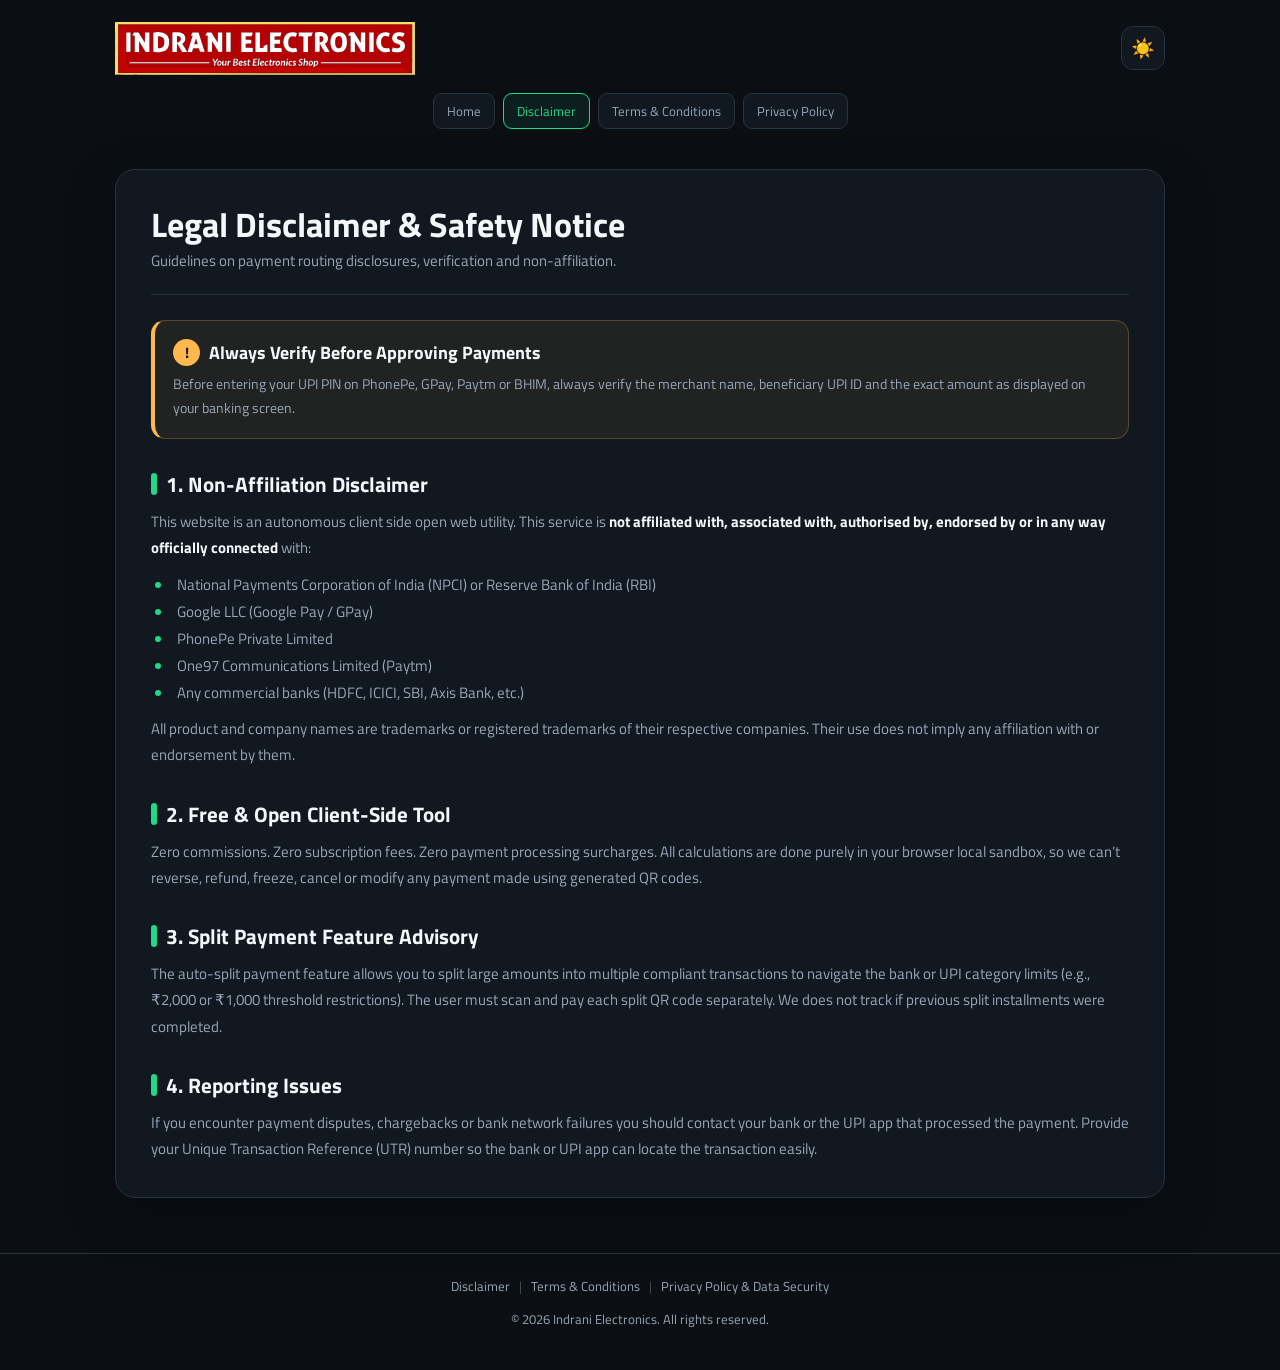
<file: disclaimer.html>
<!DOCTYPE html>
<html lang="en">
<head>
  <meta charset="UTF-8">
  <meta name="viewport" content="width=device-width, initial-scale=1.0">

  <title>Legal Disclaimer & Safety Notice | Indrani Electronics — UPI Payment QR Generator</title>
  <link rel="shortcut icon" href="./favicon.svg" type="image/x-icon">
  <link rel="stylesheet" href="style2.css">
  
  <!-- Google Font -->
  <link rel="preconnect" href="https://fonts.googleapis.com">
  <link rel="preconnect" href="https://fonts.gstatic.com" crossorigin>
  <link href="https://fonts.googleapis.com/css2?family=Titillium+Web:wght@400;500;600;700&display=swap" rel="stylesheet">

  
</head>

<body>

  <!-- ================= HEADER ================= -->

  <header>

    <div class="container">

      <div class="topbar">

        <div class="brand">

          <?xml version="1.0" encoding="UTF-8"?>
<svg xmlns="http://www.w3.org/2000/svg" viewBox="0 0 1004 177" width="100%">
<path d="M995.27 168.17C995.27 168.68 995.27 169.19 995.27 169.71C995.05 170.28 994.84 170.86 994.62 171.44C666.48 171.33 338.34 171.23 10.2 171.12C10.21 116.45 10.22 61.79 10.23 7.12C338.45 7.12 666.67 7.12 994.9 7.12C995.02 60.8 995.14 114.48 995.27 168.17ZM668.04 150.08C668.23 148.64 668.43 147.2 668.63 145.77C674.15 147.27 678.04 144.64 679.66 139.13C680.54 136.14 680.39 130.6 676.5 129.89C673.19 129.28 672.32 131.87 669.78 132.66C669.58 131.86 669.39 131.06 669.19 130.26C668.23 130.16 667.28 130.06 666.32 129.95C665.5 136.4 664.68 142.86 663.86 149.31C467.52 149.15 271.19 148.99 74.85 148.83C72.28 150.13 68.9 149.57 66 149.57C59.71 149.57 53.42 149.54 47.14 149.61C44.46 149.65 39.49 149.95 39.25 146.42C40.96 145.96 41.2 145.25 42.76 145.66C42.76 143.73 42.76 141.81 42.76 139.88C38.28 140.38 39.61 134.45 39.61 131.42C39.61 121.8 39.61 112.18 39.61 102.56C39.04 102.22 38.47 101.89 37.9 101.56C38.1 101.08 38.29 100.59 38.48 100.11C42.91 99.95 47.33 99.8 51.76 99.65C51.75 78.17 51.74 56.69 51.74 35.21C48.35 35.1 44.95 34.98 41.56 34.86C39.99 34.47 38.41 34.07 36.83 33.67C38.28 33.29 39.73 32.9 41.18 32.52C39.19 31.25 37.2 29.98 35.21 28.7C33.25 25.12 25.01 20.26 21.26 17.79C18.29 15.84 15.87 12.8 12.51 11.56C10.64 13.89 11.87 18.47 11.7 21.37C11.09 31.39 11.87 41.69 11.87 51.76C11.87 78.3 12.32 104.89 11.87 131.42C11.72 140.13 12 148.88 11.84 157.58C11.77 161.06 10.67 165.41 10.97 168.57C11.48 168.91 11.99 169.26 12.51 169.6C97.28 169.01 182.09 169.6 266.87 169.62C431.58 169.66 596.28 169.61 760.99 169.61C819.73 169.61 878.48 169.61 937.23 169.61C951.09 169.61 964.94 169.62 978.79 169.62C980.98 169.62 991.27 170.12 991.63 168.74C990.48 168.62 989.33 168.49 988.18 168.36C988.54 167.72 988.89 167.08 989.25 166.44C982.35 162.9 976.31 158.17 970.16 153.34C968.03 151.67 964.45 151.33 963.4 148.68C960.96 148.56 958.8 149.98 956.09 149.69C941.66 148.16 926.45 149.28 911.84 149.27C907.29 149.27 902.09 149.99 897.61 149.28C896.75 149.15 896.05 148.45 895.2 148.33C894.3 148.2 893.49 148.87 892.59 148.94C888.44 149.31 884.01 148.24 879.9 148.85C872.08 150.01 863.6 149.27 855.65 149.27C852.84 149.27 848.65 150.11 846.42 148.12C844.74 149.18 842.7 147.85 840.7 148.19C830.63 149.91 819.86 149.27 809.47 149.27C802.32 149.27 794.23 150.34 787.17 149.26C782.86 148.61 778.93 148.1 774.45 148.11C762.65 148.13 750.85 148.13 739.05 148.13C733.49 148.13 727.65 147.61 722.12 148.13C718.61 148.46 715.33 149.27 711.73 149.27C700.95 149.27 690.18 149.23 679.4 149.23C676.68 149.23 669.9 147.98 668.71 150.66C668.48 150.47 668.26 150.27 668.04 150.08ZM128.1 99.83C134.63 101.53 141.98 101.18 148.68 101.02C157.6 100.81 168.64 98.13 174.44 90.75C182.97 79.88 183.99 54.82 173.95 44.45C163.43 33.58 142.14 31.6 128.1 35.6C128.1 57.01 128.1 78.42 128.1 99.83ZM226.08 72.76C228.92 69.92 232 67.72 233.8 63.92C235.03 61.32 235.24 58.06 235.26 55.22C235.33 37.82 220.33 34.02 205.69 34.2C201.39 34.26 196.08 34.27 191.98 35.54C191.98 57.03 191.98 78.53 191.98 100.02C196.94 100.02 201.89 100.02 206.85 100.02C207.11 90.38 207.36 80.74 207.61 71.11C213.26 80.74 218.9 90.38 224.54 100.02C229.93 100.02 235.32 100.02 240.71 100.02C240.11 96.22 233.12 85.7 230.67 81.99C229.16 79.68 225.48 75.56 226.08 72.76ZM609.11 37.52C607.12 35.71 603.62 35.33 601.06 34.83C591.38 32.95 580.26 35.09 573.13 42.26C555.16 60.32 562.95 100.34 592.82 101.04C598.33 101.17 604.85 101.38 609.85 98.71C608.79 94.82 607.73 90.94 606.67 87.06C604.95 86.78 603.72 87.48 602.05 87.74C596.16 88.65 588.92 88.21 584.45 83.79C577.4 76.8 578.27 54.42 587.43 49.23C594.31 45.32 598.91 48.64 605.52 49.1C606.72 45.24 607.91 41.38 609.11 37.52ZM702.75 73.31C705.46 70.46 709.19 68.39 710.9 64.57C711.97 62.16 712.95 58.62 712.99 55.99C713.37 33.63 685.81 31.1 669.2 35.6C669.2 57.07 669.2 78.53 669.2 100C674.4 100 679.59 100 684.79 100C685.05 90.53 685.3 81.05 685.56 71.57C688.58 77.96 693.78 87.45 697.81 93.19C699.04 94.95 700.03 99.03 702.23 99.89C704.34 100.72 707.92 100.03 710.19 100.03C712.47 100.03 716.37 100.77 718.23 99.48C713.07 90.75 707.91 82.03 702.75 73.31ZM744.46 34.39C738.71 35.14 732.02 37.6 728.37 42.41C718.57 55.35 718.68 79.74 728.35 92.69C734.08 100.36 745.56 102.06 754.44 100.8C768.97 98.74 775.15 85.78 776.05 72.54C777.24 54.99 773.76 38.6 754.45 34.59C751.28 33.93 747.66 33.97 744.46 34.39ZM919.83 37.52C917.71 35.84 914.59 35.33 911.98 34.84C900.71 32.72 886.56 36.02 880.26 46.52C868.65 65.87 874.22 95.05 898.36 100.46C903.1 101.52 917.26 101.96 920.85 98.32C920.43 95.22 919.11 88.81 916.45 86.79C910.48 88.26 902.89 89.24 897.41 85.61C889.01 80.03 888.49 59.66 894.52 52.35C898.06 48.06 904.21 46.59 909.53 47.4C911.73 47.73 914.33 49.28 916.45 48.94C917.58 45.14 918.71 41.33 919.83 37.52ZM969.61 38.29C959.95 33.19 943.21 31.55 934.37 39.08C932.24 40.89 931.17 42.96 929.81 45.28C927.65 48.96 927.29 55.06 928.44 59.17C930.62 66.97 938.12 70.32 945.08 72.94C948.79 74.34 954.7 75.6 954.69 80.62C954.66 92.38 935.81 86.1 929.54 85.21C928.43 89.32 927.32 93.44 926.22 97.55C929.53 100.03 934.74 100.7 938.77 101.16C955.67 103.07 972.17 97.32 970.4 77.55C969.59 68.51 963.17 64.36 955.3 61.2C951.12 59.51 944.34 58.52 943.39 53.16C943.17 51.9 944.02 50.37 944.67 49.37C948.68 43.3 958.19 48.52 963.4 49.22C965.47 45.58 967.54 41.93 969.61 38.29ZM63.3 34.9C61.51 38.47 59.72 42.04 57.93 45.6C60.65 45.86 63.36 46.11 66.07 46.37C66.07 64.25 66.07 82.13 66.07 100.01C70.86 100.01 75.64 100.01 80.42 100.01C80.42 88.25 80.42 76.5 80.42 64.75C87.79 76.51 95.16 88.26 102.52 100.01C106.67 100.01 110.81 100.01 114.96 100.01C114.96 78.31 114.96 56.61 114.96 34.91C110.19 34.91 105.42 34.91 100.66 34.91C100.39 46.55 100.13 58.18 99.86 69.82C92.81 58.18 85.75 46.54 78.7 34.9C73.57 34.9 68.43 34.9 63.3 34.9ZM259.56 34.9C257.72 38.47 255.87 42.03 254.02 45.6C255.94 45.86 257.86 46.11 259.78 46.37C254.19 64.25 248.6 82.13 243.02 100.01C247.89 100.01 252.76 100.01 257.64 100.01C258.92 96.07 260.2 92.13 261.49 88.19C267.85 87.98 274.2 87.76 280.56 87.55C281.9 91.7 283.24 95.85 284.58 99.99C289.69 99.99 294.81 99.99 299.93 99.99C293.14 78.3 286.36 56.6 279.57 34.9C272.9 34.9 266.23 34.9 259.56 34.9ZM307.67 34.91C305.8 38.47 303.93 42.04 302.07 45.6C304.79 45.86 307.52 46.11 310.24 46.37C310.24 64.24 310.24 82.12 310.24 99.99C315 99.99 319.75 99.99 324.5 99.99C324.5 88.4 324.5 76.82 324.5 65.23C327.59 66.27 329.37 72.06 331.1 74.71C335.17 80.93 338.48 87.7 342.78 93.79C343.94 95.43 344.93 98.87 346.79 99.81C348.46 100.66 356.76 100.21 358.7 99.7C358.7 78.1 358.7 56.51 358.7 34.92C354.01 34.92 349.33 34.92 344.64 34.92C344.37 46.36 344.11 57.79 343.84 69.23C336.78 57.79 329.73 46.35 322.67 34.91C317.67 34.91 312.67 34.91 307.67 34.91ZM387.07 34.92C382.14 34.92 377.2 34.92 372.26 34.92C372.26 56.61 372.26 78.3 372.26 100C377.2 100 382.14 100 387.07 100C387.07 78.3 387.07 56.61 387.07 34.92ZM460.44 34.9C447.82 34.9 435.21 34.9 422.59 34.9C422.59 56.6 422.59 78.31 422.59 100.02C435.44 100.02 448.29 100.02 461.14 100.02C461.14 95.75 461.14 91.49 461.14 87.22C453.21 87 445.27 86.79 437.34 86.57C437.34 82.02 437.34 77.47 437.34 72.92C443.53 72.67 449.72 72.41 455.9 72.15C455.9 68.05 455.9 63.94 455.9 59.84C449.72 59.6 443.53 59.35 437.35 59.11C437.35 55.37 437.35 51.62 437.35 47.87C443.76 47.87 450.18 47.87 456.59 47.87C458.66 44.22 460.32 39.06 460.44 34.9ZM470.13 34.91C470.13 56.61 470.13 78.32 470.13 100.02C483.32 100.02 496.51 100.02 509.7 100.02C510.83 94.44 509.96 87.87 509.96 82.16C509.96 80.07 510.55 76.91 509.36 75.23C505.26 77.16 501.16 79.08 497.06 81C497.06 83.01 497.06 85.01 497.06 87.01C493.01 87.01 488.95 87.01 484.9 87.01C484.9 69.64 484.9 52.27 484.9 34.91C479.97 34.91 475.05 34.91 470.13 34.91ZM519.03 34.9C519.03 56.6 519.03 78.31 519.03 100.02C531.98 100.02 544.92 100.02 557.86 100.02C557.86 95.85 557.86 91.69 557.86 87.52C549.86 87.27 541.86 87.03 533.86 86.78C533.86 82.03 533.86 77.27 533.86 72.52C540.04 72.52 546.22 72.52 552.4 72.52C552.4 68.42 552.4 64.32 552.4 60.22C549.5 58.18 538 59.82 533.86 59.43C533.86 55.7 533.86 51.97 533.86 48.24C540.42 48 546.97 47.76 553.53 47.53C554.69 43.32 555.86 39.11 557.03 34.9C544.36 34.9 531.7 34.9 519.03 34.9ZM661.81 34.89C646.25 34.89 630.69 34.89 615.12 34.89C615.12 39.11 615.12 43.32 615.12 47.53C620.28 47.78 625.43 48.04 630.59 48.3C630.59 65.53 630.59 82.77 630.59 100.01C635.72 100.01 640.85 100.01 645.98 100.01C645.98 82.77 645.98 65.53 645.98 48.3C649.81 48.07 653.64 47.84 657.47 47.61C658.92 43.37 660.37 39.13 661.81 34.89ZM800.62 34.98C798 34.76 787.76 34.08 785.85 35.26C783.82 36.53 781.74 43.32 780.3 45.6C783.12 45.86 785.94 46.11 788.75 46.37C788.75 64.25 788.75 82.13 788.75 100.01C793.49 100.01 798.23 100.01 802.96 100.01C802.96 88.14 802.96 76.27 802.96 64.4C805.33 65.64 806.53 70.22 808.21 72.46C812.13 77.66 817.58 86.82 820.76 92.63C821.46 93.9 823.99 99.35 825.06 99.84C826.71 100.61 835.61 100.28 837.38 99.64C837.38 78.06 837.38 56.49 837.38 34.91C832.69 34.91 828.01 34.91 823.33 34.91C823.07 46.7 822.81 58.5 822.56 70.3C815.24 58.53 807.93 46.76 800.62 34.98ZM865.84 34.91C860.89 34.91 855.94 34.91 850.99 34.91C850.99 56.61 850.99 78.31 850.99 100.01C855.94 100.01 860.89 100.01 865.84 100.01C865.84 78.31 865.84 56.61 865.84 34.91ZM685.56 68.95C684.58 67.61 684.99 65.37 684.99 63.69C684.99 60.11 683.93 49.78 685.56 47.14C691.74 47.38 696.8 49.11 697.21 55.99C697.34 58.17 697.03 60.66 695.7 62.47C693.25 65.79 689.01 67.07 685.56 68.95ZM207.26 68.83C207.26 61.75 207.26 54.66 207.26 47.57C215.02 45.39 222.39 51.93 219.9 59.98C218.54 64.35 211.52 68.57 207.26 68.83ZM746.79 47.44C762.63 44.29 762.2 69.28 759.15 78.66C757.54 83.6 755.82 87.64 749.83 88.01C736.03 88.89 735.48 68.14 737.82 58.72C738.37 56.47 738.67 53.38 740.14 51.48C741.88 49.23 744.01 48 746.79 47.44ZM143.59 87.5C143.59 74.43 143.59 61.36 143.59 48.3C150.09 45.57 159.64 49.56 162.85 55.56C164.74 59.09 165.08 63.6 165.13 67.54C165.29 81.23 158.32 90.19 143.59 87.5ZM271.49 54.85C273.22 61.47 274.95 68.09 276.68 74.71C272.9 74.71 269.11 74.71 265.33 74.71C265.07 71.87 268.46 61.9 269.7 59.01C270.36 57.47 270.17 56.01 271.49 54.85ZM483.74 122.42C482.58 122.42 481.43 122.42 480.27 122.42C479.27 130.48 478.26 138.54 477.25 146.6C478.32 146.6 479.38 146.6 480.45 146.6C482.99 143.27 482.65 132.46 483.08 127.96C483.26 126 484.15 124.42 483.74 122.42ZM579.57 124.49C578.23 122.55 577.17 122.07 575.07 123.34C575.07 124.49 575.07 125.64 575.07 126.8C577.45 127.68 579.16 127.2 579.57 124.49ZM636.62 122.43C635.52 122.43 634.42 122.43 633.32 122.43C632.36 130.45 631.41 138.48 630.46 146.51C631.64 146.51 632.82 146.51 633.99 146.51C635.82 142.56 633.5 132.66 640.54 132.95C642.77 135.35 639.9 143.15 640.54 146.5C641.58 146.5 642.62 146.5 643.67 146.5C644.8 143.9 646.33 136.45 645.82 133.73C644.86 128.57 639.58 129.47 636.62 131.96C636.62 128.78 636.62 125.6 636.62 122.43ZM330.37 123.11C328.98 123.11 327.59 123.11 326.21 123.11C327.37 128.03 330.9 132.38 331.93 137.3C332.56 140.3 330.48 143.37 331.14 146.53C332.33 146.53 333.52 146.53 334.71 146.53C336.6 143.79 335.05 140.27 336.14 137.34C338.05 132.2 344.02 128.55 345.18 123.08C343.96 123.08 342.75 123.08 341.53 123.08C339.22 126.65 336.91 130.21 334.6 133.77C333.19 130.22 331.78 126.66 330.37 123.11ZM397.33 123.13C396.36 130.77 395.39 138.4 394.43 146.04C399.5 149.38 419.03 144.49 408.19 134.5C412.25 131.71 414.28 125.78 408.49 123.49C405.45 122.28 400.52 122.76 397.33 123.13ZM463.13 123.02C462.21 130.88 461.29 138.73 460.37 146.58C464.88 146.58 469.38 146.58 473.89 146.58C473.89 145.55 473.89 144.51 473.89 143.48C471.07 143.48 468.26 143.48 465.44 143.48C465.64 141.12 465.84 138.77 466.04 136.42C468.55 136.16 471.05 135.91 473.55 135.65C473.55 134.91 473.55 134.17 473.55 133.43C471.1 133.15 468.66 132.88 466.21 132.6C466.52 130.54 466.82 128.47 467.13 126.41C470.33 126.16 473.52 125.9 476.72 125.64C476.72 124.77 476.72 123.9 476.72 123.02C472.19 123.02 467.66 123.02 463.13 123.02ZM629.15 125.64C625.99 119.87 616.11 123.76 615.35 129.49C614.33 137.18 623.53 134.74 623.99 139.3C624.54 144.87 618.1 142.74 615.52 141.13C614.68 141.87 613.83 142.61 612.99 143.35C616.18 150.21 627.7 145.83 628.07 139.11C628.43 132.67 621.4 134.11 619.17 129.49C621.51 125.17 623.56 126.75 627.33 127.95C627.94 127.18 628.55 126.41 629.15 125.64ZM449.38 125.2C446.48 123.13 446.1 127.74 445.57 129.49C443.96 130.42 442.77 130.13 443.12 132.39C443.71 132.71 444.3 133.02 444.89 133.34C444.97 137.99 440.04 150.68 451.1 145.66C450.89 144.82 450.67 143.98 450.46 143.14C449.81 143.14 449.16 143.14 448.51 143.14C446.94 141.35 448.17 134.92 449.27 132.81C450.46 132.81 451.66 132.81 452.86 132.81C452.86 131.8 452.86 130.79 452.86 129.78C451.7 129.78 450.54 129.78 449.38 129.78C449.38 128.25 449.38 126.73 449.38 125.2ZM522.27 125.26C519.25 123.38 519.3 127.68 518.66 129.49C516.92 130.48 515.66 130.09 516.17 132.57C516.68 132.83 517.19 133.08 517.7 133.34C518.1 136.88 515.54 141.14 517.03 144.69C518.23 147.55 523.56 146.95 524.7 144.54C524.32 144.1 523.93 143.65 523.55 143.2C522.78 143.2 522.01 143.2 521.24 143.2C519.8 140.88 521.39 135.22 522.34 132.8C523.51 132.8 524.68 132.8 525.86 132.8C525.86 131.93 525.86 131.06 525.86 130.18C524.66 129.95 523.47 129.72 522.27 129.49C522.27 128.08 522.27 126.67 522.27 125.26ZM400.41 133.15C400.41 130.91 400.41 128.66 400.41 126.41C402.03 126.04 404.82 125.52 406.36 126.43C410.64 128.96 405.87 133.36 402.71 133.33C401.92 133.33 401.19 133.27 400.41 133.15ZM349.33 129.85C341.04 130.74 337.99 145.7 347.69 146.58C357.72 147.49 360.73 128.63 349.33 129.85ZM363.46 129.85C362.42 129.85 361.38 129.85 360.34 129.85C357.32 134.14 355.95 153.13 367.7 144.18C368.98 145.79 369.18 146.95 371.7 146.42C372.38 140.91 373.07 135.4 373.75 129.88C372.61 129.88 371.47 129.88 370.33 129.88C368.07 133.07 370.44 143.71 363.85 143.33C360.93 141.51 364.44 133.27 363.46 129.85ZM380.78 129.88C380 129.88 379.21 129.88 378.43 129.88C377.52 131.3 375.71 144.89 376.3 146.53C377.41 146.53 378.52 146.53 379.63 146.53C382.1 140.85 378.42 134.76 386.82 133.48C386.82 132.28 386.82 131.09 386.82 129.89C383.74 129.74 383.45 131.61 381.49 133.34C381.25 132.19 381.02 131.04 380.78 129.88ZM417.83 140.19C419.58 137.94 429.04 139.08 427.71 133.52C426.32 127.68 417.81 129.44 415.3 133.44C412.64 137.7 412.84 145.15 418.59 146.48C421.17 147.08 426.81 145.8 426.66 142.58C425.04 141.31 421.55 144.12 417.83 142.58C417.83 141.78 417.83 140.98 417.83 140.19ZM440.89 131.42C437.5 128.71 431.55 129.37 430.12 134.05C428.68 138.75 435.15 138.51 436.76 141.42C434.83 144.85 432.48 142.48 429.65 142.47C425.68 146.84 437.17 148.21 439.73 143.24C442.83 137.18 435.07 138.07 433.87 134.88C434.32 131.69 437.53 133.16 439.66 133.6C440.07 132.87 440.48 132.15 440.89 131.42ZM489.16 140.27C491.73 137.31 499.02 139.96 499.12 134.11C499.13 133.28 499.14 132.23 498.61 131.54C494.37 126.01 486.46 132.49 485.25 137.2C483 146.02 493.6 149.35 498.86 143.35C497.03 139.56 490.24 147.12 489.16 140.27ZM513.84 131.8C509.09 124.98 499.79 133.89 500.35 140.26C500.94 146.88 509.57 149 513.09 143.35C511.28 139.93 507.18 146.01 505.21 142.22C503.8 139.51 504.9 133.69 508.31 132.95C510.01 132.57 510.89 133.52 512.39 133.8C512.87 133.13 513.35 132.47 513.84 131.8ZM531.29 129.92C530.34 129.92 529.39 129.92 528.44 129.92C527.84 135.44 527.23 140.96 526.63 146.49C527.68 146.49 528.74 146.49 529.79 146.49C532.28 141.8 529.48 134.29 536.71 133.73C537 132.57 537.3 131.42 537.59 130.26C535.03 128.99 533.78 131.09 532.4 132.81C532.03 131.84 531.66 130.88 531.29 129.92ZM545.17 129.84C537.24 130.53 533.61 145.16 542.81 146.56C553.23 148.15 557.08 128.8 545.17 129.84ZM558.95 129.88C558.06 129.88 557.16 129.88 556.26 129.88C555.75 135.42 555.23 140.96 554.72 146.5C555.75 146.5 556.78 146.5 557.82 146.5C560.23 142.72 557.46 133.23 564.34 132.89C567.2 134.55 563.88 143.1 564.48 146.47C565.59 146.47 566.7 146.47 567.8 146.47C569.91 144.01 570.98 131.55 567.04 130.04C563.96 128.86 562.43 131.47 560.11 132.23C559.72 131.45 559.34 130.66 558.95 129.88ZM578.13 129.91C577.12 129.91 576.12 129.91 575.12 129.91C573.82 132.52 572.08 143.95 573.18 146.49C574.21 146.49 575.24 146.49 576.27 146.49C578.19 142.09 578.62 134.67 578.13 129.91ZM593.97 131.62C589.92 127.66 583.22 130.63 581.22 135.37C580.47 137.17 580.71 140.02 580.91 141.91C581.51 147.59 590.68 148.1 592.98 143.35C592.54 142.87 592.1 142.4 591.66 141.93C590.23 142.39 589.05 143.64 587.45 143.46C582.81 142.92 584.51 135.22 587.25 133.37C588.85 132.29 590.84 133.09 592.43 133.71C592.95 133.01 593.46 132.32 593.97 131.62ZM606.67 131.72C603.45 128.25 596.54 129.55 595.17 134.34C593.85 138.96 601.32 138.29 601.84 141.81C600.06 144.46 597.95 143.04 595.51 142.33C595.02 143.06 594.52 143.78 594.02 144.5C597.35 148.05 606.65 146.29 605.9 140.65C605.39 136.9 600.52 137.56 599.07 134.88C600.01 131.54 603.13 133.39 605.52 133.59C605.9 132.97 606.29 132.34 606.67 131.72ZM655.57 129.82C647.43 130.48 644.37 145.67 653.63 146.57C663.9 147.57 667.2 128.88 655.57 129.82ZM349.33 132.92C355.12 131.99 353.34 143.95 348.09 143.42C343.58 142.96 345.76 133.49 349.33 132.92ZM423.88 134.11C423.75 136.31 419.37 137.73 417.94 136.42C418.4 134.06 422.34 131.14 423.88 134.11ZM495.84 133.76C495.88 136.14 492.06 137.21 490.07 136.75C489.98 134.03 493.65 131.29 495.84 133.76ZM542.41 143.03C540.32 140.26 541.77 131 546.81 132.99C550.04 134.26 548.66 145.03 542.41 143.03ZM652.42 142.58C651.31 139.91 652.46 130.4 657.47 133.11C661.73 135.43 657.83 145.96 652.42 142.58ZM668.87 142.58C668.67 140.11 670.63 130.97 674.81 133.11C678.55 135.02 674.31 146.64 668.87 142.58ZM316.1 135.48C312.94 133.6 301.43 134.85 297.27 134.85C280.98 134.85 264.69 134.85 248.4 134.85C202.48 134.85 156.56 134.81 110.64 134.85C96.53 134.86 82.42 134.85 68.31 134.85C62.08 134.85 54.16 133.56 48.16 135.18C48.16 136.16 48.16 137.13 48.16 138.1C137.47 138.1 226.79 138.1 316.1 138.1C316.1 137.23 316.1 136.36 316.1 135.48ZM957.01 135.26C952.88 133.56 945.95 134.85 941.47 134.85C929.79 134.85 918.12 134.85 906.45 134.85C865.78 134.85 825.12 134.85 784.46 134.85C759.96 134.85 735.46 134.85 710.96 134.85C705.31 134.85 699.67 134.85 694.03 134.85C691.4 134.85 688.23 134.5 689.29 138.1C778.53 138.1 867.77 138.1 957.01 138.1C957.01 137.16 957.01 136.21 957.01 135.26ZM399.25 143.24C398.56 141.1 399.1 138.3 400.41 136.43C402.16 136.37 404.89 135.98 406.31 137.24C407 137.85 407 138.64 407 139.5C407.01 143.56 402.48 144.18 399.25 143.24ZM26.22 176.95C18.75 176.95 11.28 176.95 3.81 176.95C4.65 175.8 7.28 176.08 8.66 176.12C12.89 176.23 17.13 176.19 21.36 176.23C22.75 176.24 25.54 175.73 26.22 176.95ZM73.94 176.95C58.39 176.95 42.84 176.95 27.29 176.95C28.38 175.74 36.36 176.3 38.29 176.39C46.41 176.78 54.78 176.62 62.92 176.41C65.96 176.34 71.32 175.43 73.94 176.95ZM99.69 176.95C95.33 176.95 90.97 176.95 86.61 176.95C88.26 175.85 97.58 176.27 99.69 176.95Z" fill="#b20204" fill-rule="evenodd" stroke="#b20204" stroke-width="0.25" stroke-linejoin="round"/>
<path d="M0.1 0.1C0.32 0.09 0.54 0.07 0.76 0.06C1.45 0.88 2.13 1.69 2.81 2.5C4.01 20.48 2.05 38.39 2.67 56.38C2.87 62.06 3.33 68.12 2.67 73.7C2.38 76.22 3.39 78.22 2.12 80.62C3.36 83.1 2.38 85.11 2.48 87.53C2.81 95.27 3.17 103.21 2.83 111.03C2.71 114.04 3.48 117.9 2.11 120.64C3.3 122.98 2.86 126.13 2.92 128.72C3.07 134.97 3.22 141.36 2.75 147.58C2.53 150.45 3.69 153.25 1.9 155.66C3.7 156.87 3.37 161.83 2.12 163.46C3.66 165.49 3.44 172.29 2.56 174.83C2.27 175.68 1.68 175.96 1.54 176.95C1.06 176.94 0.58 176.93 0.1 176.92C0.1 117.98 0.1 59.04 0.1 0.1ZM995.27 169.71C995.27 169.19 995.27 168.68 995.27 168.17C996.52 167.15 995.53 161.19 995.53 159.12C995.53 151.46 994.29 139.94 995.73 132.76C995.85 143.96 995.98 155.15 996.11 166.35C996.24 113.22 996.37 60.1 996.5 6.98C998.6 9.18 997.63 14.24 997.63 17.12C997.62 26.11 997.65 35.08 997.65 44.06C997.65 74.57 996.94 105.15 997.56 135.65C997.74 144.24 997.4 152.84 997.55 161.43C997.6 164.08 998.78 169.33 997.27 171.52C996.6 170.91 995.93 170.31 995.27 169.71ZM995.73 8.47C995.73 47.72 995.73 86.97 995.73 126.22C995.73 86.97 995.73 47.72 995.73 8.47ZM128.1 99.83C128.1 78.42 128.1 57.01 128.1 35.6C142.14 31.6 163.43 33.58 173.95 44.45C183.99 54.82 182.97 79.88 174.44 90.75C168.64 98.13 157.6 100.81 148.68 101.02C141.98 101.18 134.63 101.53 128.1 99.83ZM226.08 72.76C225.48 75.56 229.16 79.68 230.67 81.99C233.12 85.7 240.11 96.22 240.71 100.02C235.32 100.02 229.93 100.02 224.54 100.02C218.9 90.38 213.26 80.74 207.61 71.11C207.36 80.74 207.11 90.38 206.85 100.02C201.89 100.02 196.94 100.02 191.98 100.02C191.98 78.53 191.98 57.03 191.98 35.54C196.08 34.27 201.39 34.26 205.69 34.2C220.33 34.02 235.33 37.82 235.26 55.22C235.24 58.06 235.03 61.32 233.8 63.92C232 67.72 228.92 69.92 226.08 72.76ZM609.11 37.52C607.91 41.38 606.72 45.24 605.52 49.1C598.91 48.64 594.31 45.32 587.43 49.23C578.27 54.42 577.4 76.8 584.45 83.79C588.92 88.21 596.16 88.65 602.05 87.74C603.72 87.48 604.95 86.78 606.67 87.06C607.73 90.94 608.79 94.82 609.85 98.71C604.85 101.38 598.33 101.17 592.82 101.04C562.95 100.34 555.16 60.32 573.13 42.26C580.26 35.09 591.38 32.95 601.06 34.83C603.62 35.33 607.12 35.71 609.11 37.52ZM702.75 73.31C707.91 82.03 713.07 90.75 718.23 99.48C716.37 100.77 712.47 100.03 710.19 100.03C707.92 100.03 704.34 100.72 702.23 99.89C700.03 99.03 699.04 94.95 697.81 93.19C693.78 87.45 688.58 77.96 685.56 71.57C685.3 81.05 685.05 90.53 684.79 100C679.59 100 674.4 100 669.2 100C669.2 78.53 669.2 57.07 669.2 35.6C685.81 31.1 713.37 33.63 712.99 55.99C712.95 58.62 711.97 62.16 710.9 64.57C709.19 68.39 705.46 70.46 702.75 73.31ZM744.46 34.39C747.66 33.97 751.28 33.93 754.45 34.59C773.76 38.6 777.24 54.99 776.05 72.54C775.15 85.78 768.97 98.74 754.44 100.8C745.56 102.06 734.08 100.36 728.35 92.69C718.68 79.74 718.57 55.35 728.37 42.41C732.02 37.6 738.71 35.14 744.46 34.39ZM919.83 37.52C918.71 41.33 917.58 45.14 916.45 48.94C914.33 49.28 911.73 47.73 909.53 47.4C904.21 46.59 898.06 48.06 894.52 52.35C888.49 59.66 889.01 80.03 897.41 85.61C902.89 89.24 910.48 88.26 916.45 86.79C919.11 88.81 920.43 95.22 920.85 98.32C917.26 101.96 903.1 101.52 898.36 100.46C874.22 95.05 868.65 65.87 880.26 46.52C886.56 36.02 900.71 32.72 911.98 34.84C914.59 35.33 917.71 35.84 919.83 37.52ZM969.61 38.29C967.54 41.93 965.47 45.58 963.4 49.22C958.19 48.52 948.68 43.3 944.67 49.37C944.02 50.37 943.17 51.9 943.39 53.16C944.34 58.52 951.12 59.51 955.3 61.2C963.17 64.36 969.59 68.51 970.4 77.55C972.17 97.32 955.67 103.07 938.77 101.16C934.74 100.7 929.53 100.03 926.22 97.55C927.32 93.44 928.43 89.32 929.54 85.21C935.81 86.1 954.66 92.38 954.69 80.62C954.7 75.6 948.79 74.34 945.08 72.94C938.12 70.32 930.62 66.97 928.44 59.17C927.29 55.06 927.65 48.96 929.81 45.28C931.17 42.96 932.24 40.89 934.37 39.08C943.21 31.55 959.95 33.19 969.61 38.29ZM41.56 34.86C44.95 34.98 48.35 35.1 51.74 35.21C51.74 56.69 51.75 78.17 51.76 99.65C47.33 99.8 42.91 99.95 38.48 100.11C38.03 99.97 37.58 99.83 37.14 99.69C37.14 78.2 37.14 56.71 37.14 35.21C38.61 35.1 40.09 34.98 41.56 34.86ZM63.3 34.9C68.43 34.9 73.57 34.9 78.7 34.9C85.75 46.54 92.81 58.18 99.86 69.82C100.13 58.18 100.39 46.55 100.66 34.91C105.42 34.91 110.19 34.91 114.96 34.91C114.96 56.61 114.96 78.31 114.96 100.01C110.81 100.01 106.67 100.01 102.52 100.01C95.16 88.26 87.79 76.51 80.42 64.75C80.42 76.5 80.42 88.25 80.42 100.01C75.64 100.01 70.86 100.01 66.07 100.01C66.07 82.13 66.07 64.25 66.07 46.37C63.36 46.11 60.65 45.86 57.93 45.6C59.72 42.04 61.51 38.47 63.3 34.9ZM259.56 34.9C266.23 34.9 272.9 34.9 279.57 34.9C286.36 56.6 293.14 78.3 299.93 99.99C294.81 99.99 289.69 99.99 284.58 99.99C283.24 95.85 281.9 91.7 280.56 87.55C274.2 87.76 267.85 87.98 261.49 88.19C260.2 92.13 258.92 96.07 257.64 100.01C252.76 100.01 247.89 100.01 243.02 100.01C248.6 82.13 254.19 64.25 259.78 46.37C257.86 46.11 255.94 45.86 254.02 45.6C255.87 42.03 257.72 38.47 259.56 34.9ZM307.67 34.91C312.67 34.91 317.67 34.91 322.67 34.91C329.73 46.35 336.78 57.79 343.84 69.23C344.11 57.79 344.37 46.36 344.64 34.92C349.33 34.92 354.01 34.92 358.7 34.92C358.7 56.51 358.7 78.1 358.7 99.7C356.76 100.21 348.46 100.66 346.79 99.81C344.93 98.87 343.94 95.43 342.78 93.79C338.48 87.7 335.17 80.93 331.1 74.71C329.37 72.06 327.59 66.27 324.5 65.23C324.5 76.82 324.5 88.4 324.5 99.99C319.75 99.99 315 99.99 310.24 99.99C310.24 82.12 310.24 64.24 310.24 46.37C307.52 46.11 304.79 45.86 302.07 45.6C303.93 42.04 305.8 38.47 307.67 34.91ZM387.07 34.92C387.07 56.61 387.07 78.3 387.07 100C382.14 100 377.2 100 372.26 100C372.26 78.3 372.26 56.61 372.26 34.92C377.2 34.92 382.14 34.92 387.07 34.92ZM460.44 34.9C460.32 39.06 458.66 44.22 456.59 47.87C450.18 47.87 443.76 47.87 437.35 47.87C437.35 51.62 437.35 55.37 437.35 59.11C443.53 59.35 449.72 59.6 455.9 59.84C455.9 63.94 455.9 68.05 455.9 72.15C449.72 72.41 443.53 72.67 437.34 72.92C437.34 77.47 437.34 82.02 437.34 86.57C445.27 86.79 453.21 87 461.14 87.22C461.14 91.49 461.14 95.75 461.14 100.02C448.29 100.02 435.44 100.02 422.59 100.02C422.59 78.31 422.59 56.6 422.59 34.9C435.21 34.9 447.82 34.9 460.44 34.9ZM470.13 34.91C475.05 34.91 479.97 34.91 484.9 34.91C484.9 52.27 484.9 69.64 484.9 87.01C488.95 87.01 493.01 87.01 497.06 87.01C497.06 85.01 497.06 83.01 497.06 81C501.16 79.08 505.26 77.16 509.36 75.23C510.55 76.91 509.96 80.07 509.96 82.16C509.96 87.87 510.83 94.44 509.7 100.02C496.51 100.02 483.32 100.02 470.13 100.02C470.13 78.32 470.13 56.61 470.13 34.91ZM519.03 34.9C531.7 34.9 544.36 34.9 557.03 34.9C555.86 39.11 554.69 43.32 553.53 47.53C546.97 47.76 540.42 48 533.86 48.24C533.86 51.97 533.86 55.7 533.86 59.43C538 59.82 549.5 58.18 552.4 60.22C552.4 64.32 552.4 68.42 552.4 72.52C546.22 72.52 540.04 72.52 533.86 72.52C533.86 77.27 533.86 82.03 533.86 86.78C541.86 87.03 549.86 87.27 557.86 87.52C557.86 91.69 557.86 95.85 557.86 100.02C544.92 100.02 531.98 100.02 519.03 100.02C519.03 78.31 519.03 56.6 519.03 34.9ZM661.81 34.89C660.37 39.13 658.92 43.37 657.47 47.61C653.64 47.84 649.81 48.07 645.98 48.3C645.98 65.53 645.98 82.77 645.98 100.01C640.85 100.01 635.72 100.01 630.59 100.01C630.59 82.77 630.59 65.53 630.59 48.3C625.43 48.04 620.28 47.78 615.12 47.53C615.12 43.32 615.12 39.11 615.12 34.89C630.69 34.89 646.25 34.89 661.81 34.89ZM800.62 34.98C807.93 46.76 815.24 58.53 822.56 70.3C822.81 58.5 823.07 46.7 823.33 34.91C828.01 34.91 832.69 34.91 837.38 34.91C837.38 56.49 837.38 78.06 837.38 99.64C835.61 100.28 826.71 100.61 825.06 99.84C823.99 99.35 821.46 93.9 820.76 92.63C817.58 86.82 812.13 77.66 808.21 72.46C806.53 70.22 805.33 65.64 802.96 64.4C802.96 76.27 802.96 88.14 802.96 100.01C798.23 100.01 793.49 100.01 788.75 100.01C788.75 82.13 788.75 64.25 788.75 46.37C785.94 46.11 783.12 45.86 780.3 45.6C781.74 43.32 783.82 36.53 785.85 35.26C787.76 34.08 798 34.76 800.62 34.98ZM865.84 34.91C865.84 56.61 865.84 78.31 865.84 100.01C860.89 100.01 855.94 100.01 850.99 100.01C850.99 78.31 850.99 56.61 850.99 34.91C855.94 34.91 860.89 34.91 865.84 34.91ZM685.56 68.95C689.01 67.07 693.25 65.79 695.7 62.47C697.03 60.66 697.34 58.17 697.21 55.99C696.8 49.11 691.74 47.38 685.56 47.14C683.93 49.78 684.99 60.11 684.99 63.69C684.99 65.37 684.58 67.61 685.56 68.95ZM207.26 68.83C211.52 68.57 218.54 64.35 219.9 59.98C222.39 51.93 215.02 45.39 207.26 47.57C207.26 54.66 207.26 61.75 207.26 68.83ZM746.79 47.44C744.01 48 741.88 49.23 740.14 51.48C738.67 53.38 738.37 56.47 737.82 58.72C735.48 68.14 736.03 88.89 749.83 88.01C755.82 87.64 757.54 83.6 759.15 78.66C762.2 69.28 762.63 44.29 746.79 47.44ZM143.59 87.5C158.32 90.19 165.29 81.23 165.13 67.54C165.08 63.6 164.74 59.09 162.85 55.56C159.64 49.56 150.09 45.57 143.59 48.3C143.59 61.36 143.59 74.43 143.59 87.5ZM271.49 54.85C270.17 56.01 270.36 57.47 269.7 59.01C268.46 61.9 265.07 71.87 265.33 74.71C269.11 74.71 272.9 74.71 276.68 74.71C274.95 68.09 273.22 61.47 271.49 54.85ZM483.74 122.42C484.15 124.42 483.26 126 483.08 127.96C482.65 132.46 482.99 143.27 480.45 146.6C479.38 146.6 478.32 146.6 477.25 146.6C478.26 138.54 479.27 130.48 480.27 122.42C481.43 122.42 482.58 122.42 483.74 122.42ZM579.57 124.49C579.16 127.2 577.45 127.68 575.07 126.8C575.07 125.64 575.07 124.49 575.07 123.34C577.17 122.07 578.23 122.55 579.57 124.49ZM636.62 122.43C636.62 125.6 636.62 128.78 636.62 131.96C639.58 129.47 644.86 128.57 645.82 133.73C646.33 136.45 644.8 143.9 643.67 146.5C642.62 146.5 641.58 146.5 640.54 146.5C639.9 143.15 642.77 135.35 640.54 132.95C633.5 132.66 635.82 142.56 633.99 146.51C632.82 146.51 631.64 146.51 630.46 146.51C631.41 138.48 632.36 130.45 633.32 122.43C634.42 122.43 635.52 122.43 636.62 122.43ZM330.37 123.11C331.78 126.66 333.19 130.22 334.6 133.77C336.91 130.21 339.22 126.65 341.53 123.08C342.75 123.08 343.96 123.08 345.18 123.08C344.02 128.55 338.05 132.2 336.14 137.34C335.05 140.27 336.6 143.79 334.71 146.53C333.52 146.53 332.33 146.53 331.14 146.53C330.48 143.37 332.56 140.3 331.93 137.3C330.9 132.38 327.37 128.03 326.21 123.11C327.59 123.11 328.98 123.11 330.37 123.11ZM397.33 123.13C400.52 122.76 405.45 122.28 408.49 123.49C414.28 125.78 412.25 131.71 408.19 134.5C419.03 144.49 399.5 149.38 394.43 146.04C395.39 138.4 396.36 130.77 397.33 123.13ZM463.13 123.02C467.66 123.02 472.19 123.02 476.72 123.02C476.72 123.9 476.72 124.77 476.72 125.64C473.52 125.9 470.33 126.16 467.13 126.41C466.82 128.47 466.52 130.54 466.21 132.6C468.66 132.88 471.1 133.15 473.55 133.43C473.55 134.17 473.55 134.91 473.55 135.65C471.05 135.91 468.55 136.16 466.04 136.42C465.84 138.77 465.64 141.12 465.44 143.48C468.26 143.48 471.07 143.48 473.89 143.48C473.89 144.51 473.89 145.55 473.89 146.58C469.38 146.58 464.88 146.58 460.37 146.58C461.29 138.73 462.21 130.88 463.13 123.02ZM629.15 125.64C628.55 126.41 627.94 127.18 627.33 127.95C623.56 126.75 621.51 125.17 619.17 129.49C621.4 134.11 628.43 132.67 628.07 139.11C627.7 145.83 616.18 150.21 612.99 143.35C613.83 142.61 614.68 141.87 615.52 141.13C618.1 142.74 624.54 144.87 623.99 139.3C623.53 134.74 614.33 137.18 615.35 129.49C616.11 123.76 625.99 119.87 629.15 125.64ZM449.38 125.2C449.38 126.73 449.38 128.25 449.38 129.78C450.54 129.78 451.7 129.78 452.86 129.78C452.86 130.79 452.86 131.8 452.86 132.81C451.66 132.81 450.46 132.81 449.27 132.81C448.17 134.92 446.94 141.35 448.51 143.14C449.16 143.14 449.81 143.14 450.46 143.14C450.67 143.98 450.89 144.82 451.1 145.66C440.04 150.68 444.97 137.99 444.89 133.34C444.3 133.02 443.71 132.71 443.12 132.39C442.77 130.13 443.96 130.42 445.57 129.49C446.1 127.74 446.48 123.13 449.38 125.2ZM522.27 125.26C522.27 126.67 522.27 128.08 522.27 129.49C523.47 129.72 524.66 129.95 525.86 130.18C525.86 131.06 525.86 131.93 525.86 132.8C524.68 132.8 523.51 132.8 522.34 132.8C521.39 135.22 519.8 140.88 521.24 143.2C522.01 143.2 522.78 143.2 523.55 143.2C523.93 143.65 524.32 144.1 524.7 144.54C523.56 146.95 518.23 147.55 517.03 144.69C515.54 141.14 518.1 136.88 517.7 133.34C517.19 133.08 516.68 132.83 516.17 132.57C515.66 130.09 516.92 130.48 518.66 129.49C519.3 127.68 519.25 123.38 522.27 125.26ZM400.41 133.15C401.19 133.27 401.92 133.33 402.71 133.33C405.87 133.36 410.64 128.96 406.36 126.43C404.82 125.52 402.03 126.04 400.41 126.41C400.41 128.66 400.41 130.91 400.41 133.15ZM349.33 129.85C360.73 128.63 357.72 147.49 347.69 146.58C337.99 145.7 341.04 130.74 349.33 129.85ZM363.46 129.85C364.44 133.27 360.93 141.51 363.85 143.33C370.44 143.71 368.07 133.07 370.33 129.88C371.47 129.88 372.61 129.88 373.75 129.88C373.07 135.4 372.38 140.91 371.7 146.42C369.18 146.95 368.98 145.79 367.7 144.18C355.95 153.13 357.32 134.14 360.34 129.85C361.38 129.85 362.42 129.85 363.46 129.85ZM380.78 129.88C381.02 131.04 381.25 132.19 381.49 133.34C383.45 131.61 383.74 129.74 386.82 129.89C386.82 131.09 386.82 132.28 386.82 133.48C378.42 134.76 382.1 140.85 379.63 146.53C378.52 146.53 377.41 146.53 376.3 146.53C375.71 144.89 377.52 131.3 378.43 129.88C379.21 129.88 380 129.88 380.78 129.88ZM417.83 140.19C417.83 140.98 417.83 141.78 417.83 142.58C421.55 144.12 425.04 141.31 426.66 142.58C426.81 145.8 421.17 147.08 418.59 146.48C412.84 145.15 412.64 137.7 415.3 133.44C417.81 129.44 426.32 127.68 427.71 133.52C429.04 139.08 419.58 137.94 417.83 140.19ZM440.89 131.42C440.48 132.15 440.07 132.87 439.66 133.6C437.53 133.16 434.32 131.69 433.87 134.88C435.07 138.07 442.83 137.18 439.73 143.24C437.17 148.21 425.68 146.84 429.65 142.47C432.48 142.48 434.83 144.85 436.76 141.42C435.15 138.51 428.68 138.75 430.12 134.05C431.55 129.37 437.5 128.71 440.89 131.42ZM489.16 140.27C490.24 147.12 497.03 139.56 498.86 143.35C493.6 149.35 483 146.02 485.25 137.2C486.46 132.49 494.37 126.01 498.61 131.54C499.14 132.23 499.13 133.28 499.12 134.11C499.02 139.96 491.73 137.31 489.16 140.27ZM513.84 131.8C513.35 132.47 512.87 133.13 512.39 133.8C510.89 133.52 510.01 132.57 508.31 132.95C504.9 133.69 503.8 139.51 505.21 142.22C507.18 146.01 511.28 139.93 513.09 143.35C509.57 149 500.94 146.88 500.35 140.26C499.79 133.89 509.09 124.98 513.84 131.8ZM531.29 129.92C531.66 130.88 532.03 131.84 532.4 132.81C533.78 131.09 535.03 128.99 537.59 130.26C537.3 131.42 537 132.57 536.71 133.73C529.48 134.29 532.28 141.8 529.79 146.49C528.74 146.49 527.68 146.49 526.63 146.49C527.23 140.96 527.84 135.44 528.44 129.92C529.39 129.92 530.34 129.92 531.29 129.92ZM545.17 129.84C557.08 128.8 553.23 148.15 542.81 146.56C533.61 145.16 537.24 130.53 545.17 129.84ZM558.95 129.88C559.34 130.66 559.72 131.45 560.11 132.23C562.43 131.47 563.96 128.86 567.04 130.04C570.98 131.55 569.91 144.01 567.8 146.47C566.7 146.47 565.59 146.47 564.48 146.47C563.88 143.1 567.2 134.55 564.34 132.89C557.46 133.23 560.23 142.72 557.82 146.5C556.78 146.5 555.75 146.5 554.72 146.5C555.23 140.96 555.75 135.42 556.26 129.88C557.16 129.88 558.06 129.88 558.95 129.88ZM578.13 129.91C578.62 134.67 578.19 142.09 576.27 146.49C575.24 146.49 574.21 146.49 573.18 146.49C572.08 143.95 573.82 132.52 575.12 129.91C576.12 129.91 577.12 129.91 578.13 129.91ZM593.97 131.62C593.46 132.32 592.95 133.01 592.43 133.71C590.84 133.09 588.85 132.29 587.25 133.37C584.51 135.22 582.81 142.92 587.45 143.46C589.05 143.64 590.23 142.39 591.66 141.93C592.1 142.4 592.54 142.87 592.98 143.35C590.68 148.1 581.51 147.59 580.91 141.91C580.71 140.02 580.47 137.17 581.22 135.37C583.22 130.63 589.92 127.66 593.97 131.62ZM606.67 131.72C606.29 132.34 605.9 132.97 605.52 133.59C603.13 133.39 600.01 131.54 599.07 134.88C600.52 137.56 605.39 136.9 605.9 140.65C606.65 146.29 597.35 148.05 594.02 144.5C594.52 143.78 595.02 143.06 595.51 142.33C597.95 143.04 600.06 144.46 601.84 141.81C601.32 138.29 593.85 138.96 595.17 134.34C596.54 129.55 603.45 128.25 606.67 131.72ZM655.57 129.82C667.2 128.88 663.9 147.57 653.63 146.57C644.37 145.67 647.43 130.48 655.57 129.82ZM668.04 150.08C667.85 150.65 667.66 151.21 667.47 151.78C666.1 152.25 664.6 152.41 663.48 151.43C663.61 150.72 663.73 150.02 663.86 149.31C664.68 142.86 665.5 136.4 666.32 129.95C667.28 130.06 668.23 130.16 669.19 130.26C669.39 131.06 669.58 131.86 669.78 132.66C672.32 131.87 673.19 129.28 676.5 129.89C680.39 130.6 680.54 136.14 679.66 139.13C678.04 144.64 674.15 147.27 668.63 145.77C668.43 147.2 668.23 148.64 668.04 150.08ZM349.33 132.92C345.76 133.49 343.58 142.96 348.09 143.42C353.34 143.95 355.12 131.99 349.33 132.92ZM423.88 134.11C422.34 131.14 418.4 134.06 417.94 136.42C419.37 137.73 423.75 136.31 423.88 134.11ZM495.84 133.76C493.65 131.29 489.98 134.03 490.07 136.75C492.06 137.21 495.88 136.14 495.84 133.76ZM542.41 143.03C548.66 145.03 550.04 134.26 546.81 132.99C541.77 131 540.32 140.26 542.41 143.03ZM652.42 142.58C657.83 145.96 661.73 135.43 657.47 133.11C652.46 130.4 651.31 139.91 652.42 142.58ZM668.87 142.58C674.31 146.64 678.55 135.02 674.81 133.11C670.63 130.97 668.67 140.11 668.87 142.58ZM316.1 135.48C316.1 136.36 316.1 137.23 316.1 138.1C226.79 138.1 137.47 138.1 48.16 138.1C48.16 137.13 48.16 136.16 48.16 135.18C54.16 133.56 62.08 134.85 68.31 134.85C82.42 134.85 96.53 134.86 110.64 134.85C156.56 134.81 202.48 134.85 248.4 134.85C264.69 134.85 280.98 134.85 297.27 134.85C301.43 134.85 312.94 133.6 316.1 135.48ZM957.01 135.26C957.01 136.21 957.01 137.16 957.01 138.1C867.77 138.1 778.53 138.1 689.29 138.1C688.23 134.5 691.4 134.85 694.03 134.85C699.67 134.85 705.31 134.85 710.96 134.85C735.46 134.85 759.96 134.85 784.46 134.85C825.12 134.85 865.78 134.85 906.45 134.85C918.12 134.85 929.79 134.85 941.47 134.85C945.95 134.85 952.88 133.56 957.01 135.26ZM399.25 143.24C402.48 144.18 407.01 143.56 407 139.5C407 138.64 407 137.85 406.31 137.24C404.89 135.98 402.16 136.37 400.41 136.43C399.1 138.3 398.56 141.1 399.25 143.24Z" fill="#fefdfd" fill-rule="evenodd" stroke="#fefdfd" stroke-width="0.25" stroke-linejoin="round"/>
<path d="M41.56 34.86C40.09 34.98 38.61 35.1 37.14 35.21C37.14 56.71 37.14 78.2 37.14 99.69C37.58 99.83 38.03 99.97 38.48 100.11C38.29 100.59 38.1 101.08 37.9 101.56C38.47 101.89 39.04 102.22 39.61 102.56C39.61 112.18 39.61 121.8 39.61 131.42C39.61 134.45 38.28 140.38 42.76 139.88C42.76 141.81 42.76 143.73 42.76 145.66C41.2 145.25 40.96 145.96 39.25 146.42C39.49 149.95 44.46 149.65 47.14 149.61C53.42 149.54 59.71 149.57 66 149.57C68.9 149.57 72.28 150.13 74.85 148.83C271.19 148.99 467.52 149.15 663.86 149.31C663.73 150.02 663.61 150.72 663.48 151.43C664.6 152.41 666.1 152.25 667.47 151.78C667.66 151.21 667.85 150.65 668.04 150.08C668.26 150.27 668.48 150.47 668.71 150.66C669.9 147.98 676.68 149.23 679.4 149.23C690.18 149.23 700.95 149.27 711.73 149.27C715.33 149.27 718.61 148.46 722.12 148.13C727.65 147.61 733.49 148.13 739.05 148.13C750.85 148.13 762.65 148.13 774.45 148.11C778.93 148.1 782.86 148.61 787.17 149.26C794.23 150.34 802.32 149.27 809.47 149.27C819.86 149.27 830.63 149.91 840.7 148.19C842.7 147.85 844.74 149.18 846.42 148.12C848.65 150.11 852.84 149.27 855.65 149.27C863.6 149.27 872.08 150.01 879.9 148.85C884.01 148.24 888.44 149.31 892.59 148.94C893.49 148.87 894.3 148.2 895.2 148.33C896.05 148.45 896.75 149.15 897.61 149.28C902.09 149.99 907.29 149.27 911.84 149.27C926.45 149.28 941.66 148.16 956.09 149.69C958.8 149.98 960.96 148.56 963.4 148.68C964.45 151.33 968.03 151.67 970.16 153.34C976.31 158.17 982.35 162.9 989.25 166.44C988.89 167.08 988.54 167.72 988.18 168.36C989.33 168.49 990.48 168.62 991.63 168.74C991.27 170.12 980.98 169.62 978.79 169.62C964.94 169.62 951.09 169.61 937.23 169.61C878.48 169.61 819.73 169.61 760.99 169.61C596.28 169.61 431.58 169.66 266.87 169.62C182.09 169.6 97.28 169.01 12.51 169.6C11.99 169.26 11.48 168.91 10.97 168.57C10.67 165.41 11.77 161.06 11.84 157.58C12 148.88 11.72 140.13 11.87 131.42C12.32 104.89 11.87 78.3 11.87 51.76C11.87 41.69 11.09 31.39 11.7 21.37C11.87 18.47 10.64 13.89 12.51 11.56C15.87 12.8 18.29 15.84 21.26 17.79C25.01 20.26 33.25 25.12 35.21 28.7C37.2 29.98 39.19 31.25 41.18 32.52C39.73 32.9 38.28 33.29 36.83 33.67C38.41 34.07 39.99 34.47 41.56 34.86Z" fill="#c50202" fill-rule="evenodd" stroke="#c50202" stroke-width="0.25" stroke-linejoin="round"/>
<path d="M0.76 0.06C335.14 0.07 669.52 0.09 1003.9 0.1C1003.9 59.04 1003.9 117.98 1003.9 176.92C702.5 176.93 401.09 176.94 99.69 176.95C97.58 176.27 88.26 175.85 86.61 176.95C82.39 176.95 78.17 176.95 73.94 176.95C71.32 175.43 65.96 176.34 62.92 176.41C54.78 176.62 46.41 176.78 38.29 176.39C36.36 176.3 28.38 175.74 27.29 176.95C26.93 176.95 26.58 176.95 26.22 176.95C25.54 175.73 22.75 176.24 21.36 176.23C17.13 176.19 12.89 176.23 8.66 176.12C7.28 176.08 4.65 175.8 3.81 176.95C3.05 176.95 2.3 176.95 1.54 176.95C1.68 175.96 2.27 175.68 2.56 174.83C3.44 172.29 3.66 165.49 2.12 163.46C3.37 161.83 3.7 156.87 1.9 155.66C3.69 153.25 2.53 150.45 2.75 147.58C3.22 141.36 3.07 134.97 2.92 128.72C2.86 126.13 3.3 122.98 2.11 120.64C3.48 117.9 2.71 114.04 2.83 111.03C3.17 103.21 2.81 95.27 2.48 87.53C2.38 85.11 3.36 83.1 2.12 80.62C3.39 78.22 2.38 76.22 2.67 73.7C3.33 68.12 2.87 62.06 2.67 56.38C2.05 38.39 4.01 20.48 2.81 2.5C2.13 1.69 1.45 0.88 0.76 0.06ZM995.27 169.71C995.93 170.31 996.6 170.91 997.27 171.52C998.78 169.33 997.6 164.08 997.55 161.43C997.4 152.84 997.74 144.24 997.56 135.65C996.94 105.15 997.65 74.57 997.65 44.06C997.65 35.08 997.62 26.11 997.63 17.12C997.63 14.24 998.6 9.18 996.5 6.98C996.37 60.1 996.24 113.22 996.11 166.35C995.98 155.15 995.85 143.96 995.73 132.76C994.29 139.94 995.53 151.46 995.53 159.12C995.53 161.19 996.52 167.15 995.27 168.17C995.14 114.48 995.02 60.8 994.9 7.12C666.67 7.12 338.45 7.12 10.23 7.12C10.22 61.79 10.21 116.45 10.2 171.12C338.34 171.23 666.48 171.33 994.62 171.44C994.84 170.86 995.05 170.28 995.27 169.71ZM995.73 8.47C995.73 47.72 995.73 86.97 995.73 126.22C995.73 86.97 995.73 47.72 995.73 8.47Z" fill="#f6dd6b" fill-rule="evenodd" stroke="#f6dd6b" stroke-width="0.25" stroke-linejoin="round"/>
</svg>

        </div>

        <button
          class="theme-btn"
          id="themeBtn"
          type="button"
          aria-label="Toggle theme">
          ☀️
        </button>

      </div>


      <!-- Navigation -->

      <nav class="nav">

        <a href="./index.html">
          Home
        </a>

        <a href="#" class="active">
          Disclaimer
        </a>

        <a href="./term.html">
          Terms &amp; Conditions
        </a>

        <a href="./privacy.html">
          Privacy Policy
        </a>

      </nav>

    </div>

  </header>


  <!-- ================= MAIN ================= -->

  <main>

    <div class="container">

      <article class="legal-card">

        <!-- Page Heading -->

        <div class="page-heading">

          <h1>
            Legal Disclaimer &amp; Safety Notice
          </h1>

          <p>
            Guidelines on payment routing disclosures, verification and non-affiliation.
          </p>

        </div>


        <!-- Verification Notice -->

        <div class="verify-box">

          <div class="verify-box-title">

            <span class="verify-icon">
              !
            </span>

            Always Verify Before Approving Payments

          </div>

          <p>
            Before entering your UPI PIN on PhonePe, GPay, Paytm or BHIM, always verify the merchant name, beneficiary UPI ID and the exact amount as displayed on your banking screen.
          </p>

        </div>


        <!-- Section 1 -->

        <section class="section">

          <h2>
            1. Non-Affiliation Disclaimer
          </h2>

          <p>
           This website is an autonomous client side open web utility. This service is
            <strong>
              not affiliated with, associated with, authorised by, endorsed by or in any way officially connected
            </strong>
            with:
          </p>

          <ul>

            <li>
              National Payments Corporation of India (NPCI)
              or Reserve Bank of India (RBI)
            </li>

            <li>
              Google LLC (Google Pay / GPay)
            </li>

            <li>
              PhonePe Private Limited
            </li>

            <li>
              One97 Communications Limited (Paytm)
            </li>

            <li>
              Any commercial banks (HDFC, ICICI, SBI,
              Axis Bank, etc.)
            </li>

          </ul>

          <p style="margin-top:10px;">
            All product and company names are trademarks or registered trademarks of their respective companies. Their use does not imply any affiliation with or endorsement by them.
          </p>

        </section>


        <!-- Section 2 -->

        <section class="section">

          <h2>
            2. Free &amp; Open Client-Side Tool
          </h2>

          <p>
            Zero commissions. Zero subscription fees. Zero payment processing surcharges. All calculations are done purely in your browser local sandbox, so we can’t reverse, refund, freeze, cancel or modify any payment made using generated QR codes.
          </p>

        </section>


        <!-- Section 3 -->

        <section class="section">

          <h2>
            3. Split Payment Feature Advisory
          </h2>

          <p>
           The auto-split payment feature allows you to split large amounts into multiple compliant transactions to navigate the bank or UPI category limits (e.g., ₹2,000 or ₹1,000 threshold restrictions). The user must scan and pay each split QR code separately. We does not track if previous split installments were completed.
          </p>

        </section>


        <!-- Section 4 -->

        <section class="section">

          <h2>
            4. Reporting Issues
          </h2>

          <p>
            If you encounter payment disputes, chargebacks or bank network failures you should contact your bank or the UPI app that processed the payment. Provide your Unique Transaction Reference (UTR) number so the bank or UPI app can locate the transaction easily.
          </p>

        </section>

      </article>

    </div>

  </main>


  <!-- ================= FOOTER ================= -->

  <footer>

    <div class="container">

      <!-- <div class="footer-title">
        UPI QR Generator
      </div> -->

      <div>

        <a href="./disclaimer.html">
          Disclaimer
        </a>

        <span class="sep">|</span>

        <a href="./term.html">
          Terms &amp; Conditions
        </a>

        <span class="sep">|</span>

        <a href="./privacy.html">
          Privacy Policy &amp; Data Security
        </a>
<p>&copy; <span id="year"></span> Indrani Electronics. All rights reserved.</p>
      </div>

    </div>

  </footer>


  <!-- ================= THEME SCRIPT ================= -->

  <script>

    const themeBtn = document.getElementById("themeBtn");

    function applyTheme(theme) {

      document.body.classList.toggle(
        "light",
        theme === "light"
      );

      themeBtn.textContent =
        theme === "light" ? "🌙" : "☀️";

      localStorage.setItem(
        "ie_qr_theme",
        theme
      );

    }


    // Dark Mode is the default
    const savedTheme =
      localStorage.getItem("ie_qr_theme") || "dark";

    applyTheme(savedTheme);


    themeBtn.addEventListener("click", function () {

      const currentTheme =
        document.body.classList.contains("light")
          ? "light"
          : "dark";

      applyTheme(
        currentTheme === "light"
          ? "dark"
          : "light"
      );

    });

document.getElementById("year").textContent = new Date().getFullYear();

  //Combining Multiple Protection Methods (Disable Mouse Click)
    const protectionSuite = {
  init: function () {
    this.disableContextMenu()
    this.disableKeyboardShortcuts()
    this.disableTextSelection()
    this.protectImages()
  },

  disableContextMenu: function () {
    document.addEventListener('contextmenu', function (event) {
      event.preventDefault()
      return false
    })
  },

  disableKeyboardShortcuts: function () {
    document.addEventListener('keydown', function (event) {
      if (
        (event.ctrlKey && event.shiftKey && event.key === 'I') ||
        (event.ctrlKey && event.key === 'u') ||
        event.key === 'F12'
      ) {
        event.preventDefault()
        return false
      }
    })
  },

  disableTextSelection: function () {
    document.body.style.userSelect = 'none'
    document.body.style.webkitUserSelect = 'none'
    document.body.style.mozUserSelect = 'none'
  },

  protectImages: function () {
    const images = document.querySelectorAll('img')
    images.forEach(function (img) {
      img.style.pointerEvents = 'none'
      img.draggable = false
    })
  },
}

document.addEventListener('DOMContentLoaded', function () {
  protectionSuite.init()
})

  </script>

</body>
</html>
</file>
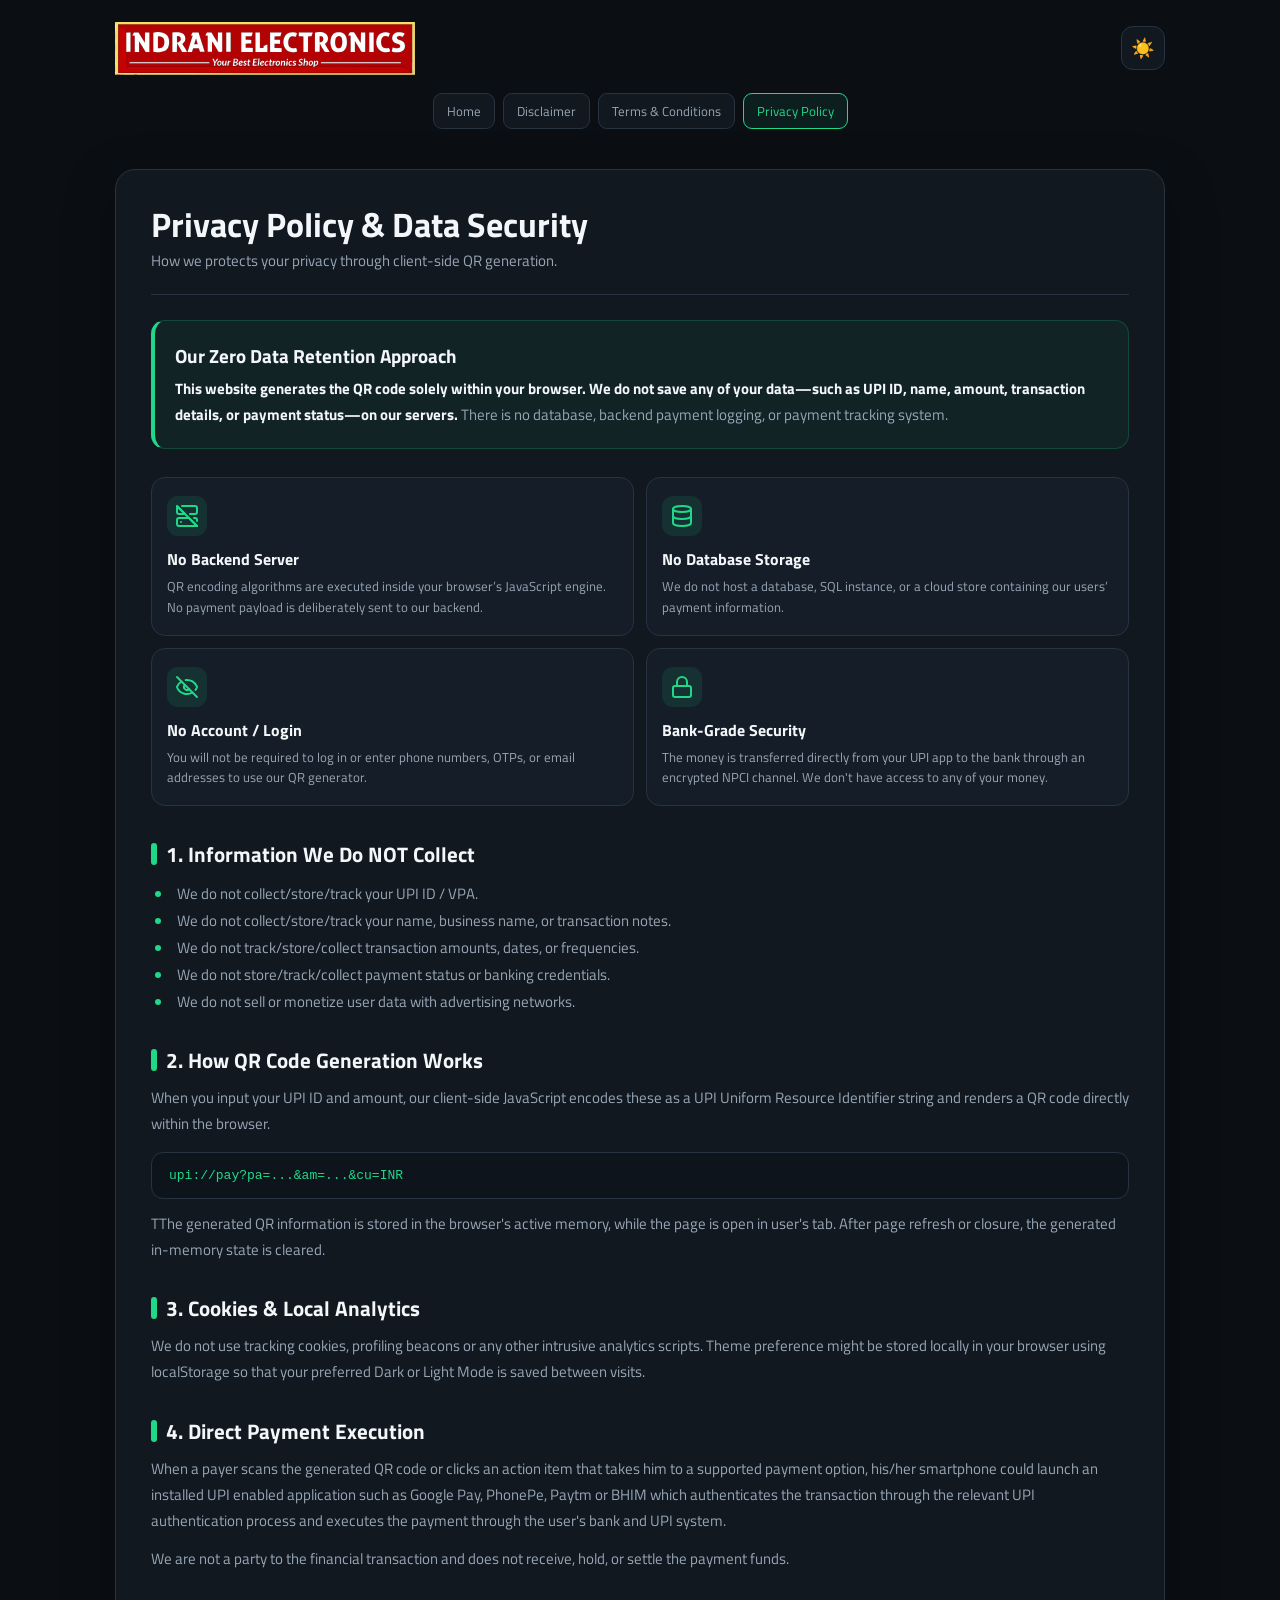
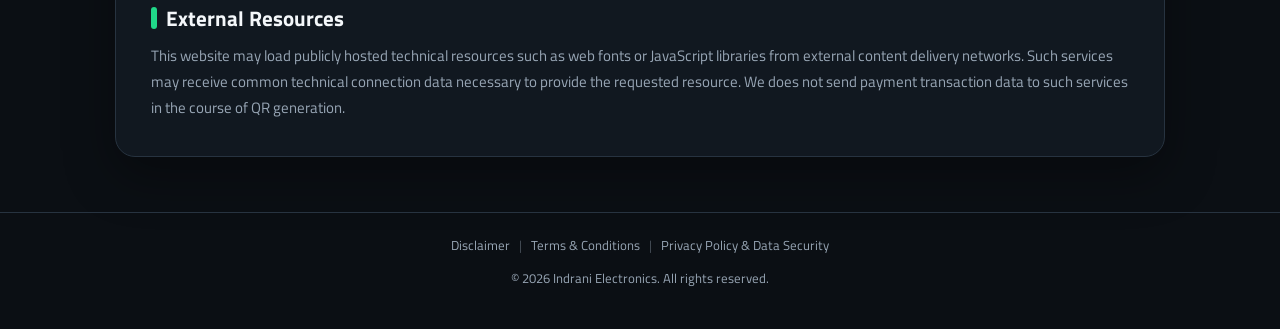
<file: privacy.html>
<!DOCTYPE html>
<html lang="en">
<head>
  <meta charset="UTF-8">
  <meta name="viewport" content="width=device-width, initial-scale=1.0">

  <title>Privacy Policy & Data Security | Indrani Electronics — UPI Payment QR Generator</title>
<link rel="shortcut icon" href="./favicon.svg" type="image/x-icon">
  <!-- Google Font -->
  <link rel="preconnect" href="https://fonts.googleapis.com">
  <link rel="preconnect" href="https://fonts.gstatic.com" crossorigin>
  <link href="https://fonts.googleapis.com/css2?family=Titillium+Web:wght@400;500;600;700&display=swap" rel="stylesheet">

<link rel="stylesheet" href="style2.css">

</head>

<body>

  <!-- ================= HEADER ================= -->

  <header>

    <div class="container">

      <div class="topbar">

         <div class="brand">

          <?xml version="1.0" encoding="UTF-8"?>
<svg xmlns="http://www.w3.org/2000/svg" viewBox="0 0 1004 177" width="100%">
<path d="M995.27 168.17C995.27 168.68 995.27 169.19 995.27 169.71C995.05 170.28 994.84 170.86 994.62 171.44C666.48 171.33 338.34 171.23 10.2 171.12C10.21 116.45 10.22 61.79 10.23 7.12C338.45 7.12 666.67 7.12 994.9 7.12C995.02 60.8 995.14 114.48 995.27 168.17ZM668.04 150.08C668.23 148.64 668.43 147.2 668.63 145.77C674.15 147.27 678.04 144.64 679.66 139.13C680.54 136.14 680.39 130.6 676.5 129.89C673.19 129.28 672.32 131.87 669.78 132.66C669.58 131.86 669.39 131.06 669.19 130.26C668.23 130.16 667.28 130.06 666.32 129.95C665.5 136.4 664.68 142.86 663.86 149.31C467.52 149.15 271.19 148.99 74.85 148.83C72.28 150.13 68.9 149.57 66 149.57C59.71 149.57 53.42 149.54 47.14 149.61C44.46 149.65 39.49 149.95 39.25 146.42C40.96 145.96 41.2 145.25 42.76 145.66C42.76 143.73 42.76 141.81 42.76 139.88C38.28 140.38 39.61 134.45 39.61 131.42C39.61 121.8 39.61 112.18 39.61 102.56C39.04 102.22 38.47 101.89 37.9 101.56C38.1 101.08 38.29 100.59 38.48 100.11C42.91 99.95 47.33 99.8 51.76 99.65C51.75 78.17 51.74 56.69 51.74 35.21C48.35 35.1 44.95 34.98 41.56 34.86C39.99 34.47 38.41 34.07 36.83 33.67C38.28 33.29 39.73 32.9 41.18 32.52C39.19 31.25 37.2 29.98 35.21 28.7C33.25 25.12 25.01 20.26 21.26 17.79C18.29 15.84 15.87 12.8 12.51 11.56C10.64 13.89 11.87 18.47 11.7 21.37C11.09 31.39 11.87 41.69 11.87 51.76C11.87 78.3 12.32 104.89 11.87 131.42C11.72 140.13 12 148.88 11.84 157.58C11.77 161.06 10.67 165.41 10.97 168.57C11.48 168.91 11.99 169.26 12.51 169.6C97.28 169.01 182.09 169.6 266.87 169.62C431.58 169.66 596.28 169.61 760.99 169.61C819.73 169.61 878.48 169.61 937.23 169.61C951.09 169.61 964.94 169.62 978.79 169.62C980.98 169.62 991.27 170.12 991.63 168.74C990.48 168.62 989.33 168.49 988.18 168.36C988.54 167.72 988.89 167.08 989.25 166.44C982.35 162.9 976.31 158.17 970.16 153.34C968.03 151.67 964.45 151.33 963.4 148.68C960.96 148.56 958.8 149.98 956.09 149.69C941.66 148.16 926.45 149.28 911.84 149.27C907.29 149.27 902.09 149.99 897.61 149.28C896.75 149.15 896.05 148.45 895.2 148.33C894.3 148.2 893.49 148.87 892.59 148.94C888.44 149.31 884.01 148.24 879.9 148.85C872.08 150.01 863.6 149.27 855.65 149.27C852.84 149.27 848.65 150.11 846.42 148.12C844.74 149.18 842.7 147.85 840.7 148.19C830.63 149.91 819.86 149.27 809.47 149.27C802.32 149.27 794.23 150.34 787.17 149.26C782.86 148.61 778.93 148.1 774.45 148.11C762.65 148.13 750.85 148.13 739.05 148.13C733.49 148.13 727.65 147.61 722.12 148.13C718.61 148.46 715.33 149.27 711.73 149.27C700.95 149.27 690.18 149.23 679.4 149.23C676.68 149.23 669.9 147.98 668.71 150.66C668.48 150.47 668.26 150.27 668.04 150.08ZM128.1 99.83C134.63 101.53 141.98 101.18 148.68 101.02C157.6 100.81 168.64 98.13 174.44 90.75C182.97 79.88 183.99 54.82 173.95 44.45C163.43 33.58 142.14 31.6 128.1 35.6C128.1 57.01 128.1 78.42 128.1 99.83ZM226.08 72.76C228.92 69.92 232 67.72 233.8 63.92C235.03 61.32 235.24 58.06 235.26 55.22C235.33 37.82 220.33 34.02 205.69 34.2C201.39 34.26 196.08 34.27 191.98 35.54C191.98 57.03 191.98 78.53 191.98 100.02C196.94 100.02 201.89 100.02 206.85 100.02C207.11 90.38 207.36 80.74 207.61 71.11C213.26 80.74 218.9 90.38 224.54 100.02C229.93 100.02 235.32 100.02 240.71 100.02C240.11 96.22 233.12 85.7 230.67 81.99C229.16 79.68 225.48 75.56 226.08 72.76ZM609.11 37.52C607.12 35.71 603.62 35.33 601.06 34.83C591.38 32.95 580.26 35.09 573.13 42.26C555.16 60.32 562.95 100.34 592.82 101.04C598.33 101.17 604.85 101.38 609.85 98.71C608.79 94.82 607.73 90.94 606.67 87.06C604.95 86.78 603.72 87.48 602.05 87.74C596.16 88.65 588.92 88.21 584.45 83.79C577.4 76.8 578.27 54.42 587.43 49.23C594.31 45.32 598.91 48.64 605.52 49.1C606.72 45.24 607.91 41.38 609.11 37.52ZM702.75 73.31C705.46 70.46 709.19 68.39 710.9 64.57C711.97 62.16 712.95 58.62 712.99 55.99C713.37 33.63 685.81 31.1 669.2 35.6C669.2 57.07 669.2 78.53 669.2 100C674.4 100 679.59 100 684.79 100C685.05 90.53 685.3 81.05 685.56 71.57C688.58 77.96 693.78 87.45 697.81 93.19C699.04 94.95 700.03 99.03 702.23 99.89C704.34 100.72 707.92 100.03 710.19 100.03C712.47 100.03 716.37 100.77 718.23 99.48C713.07 90.75 707.91 82.03 702.75 73.31ZM744.46 34.39C738.71 35.14 732.02 37.6 728.37 42.41C718.57 55.35 718.68 79.74 728.35 92.69C734.08 100.36 745.56 102.06 754.44 100.8C768.97 98.74 775.15 85.78 776.05 72.54C777.24 54.99 773.76 38.6 754.45 34.59C751.28 33.93 747.66 33.97 744.46 34.39ZM919.83 37.52C917.71 35.84 914.59 35.33 911.98 34.84C900.71 32.72 886.56 36.02 880.26 46.52C868.65 65.87 874.22 95.05 898.36 100.46C903.1 101.52 917.26 101.96 920.85 98.32C920.43 95.22 919.11 88.81 916.45 86.79C910.48 88.26 902.89 89.24 897.41 85.61C889.01 80.03 888.49 59.66 894.52 52.35C898.06 48.06 904.21 46.59 909.53 47.4C911.73 47.73 914.33 49.28 916.45 48.94C917.58 45.14 918.71 41.33 919.83 37.52ZM969.61 38.29C959.95 33.19 943.21 31.55 934.37 39.08C932.24 40.89 931.17 42.96 929.81 45.28C927.65 48.96 927.29 55.06 928.44 59.17C930.62 66.97 938.12 70.32 945.08 72.94C948.79 74.34 954.7 75.6 954.69 80.62C954.66 92.38 935.81 86.1 929.54 85.21C928.43 89.32 927.32 93.44 926.22 97.55C929.53 100.03 934.74 100.7 938.77 101.16C955.67 103.07 972.17 97.32 970.4 77.55C969.59 68.51 963.17 64.36 955.3 61.2C951.12 59.51 944.34 58.52 943.39 53.16C943.17 51.9 944.02 50.37 944.67 49.37C948.68 43.3 958.19 48.52 963.4 49.22C965.47 45.58 967.54 41.93 969.61 38.29ZM63.3 34.9C61.51 38.47 59.72 42.04 57.93 45.6C60.65 45.86 63.36 46.11 66.07 46.37C66.07 64.25 66.07 82.13 66.07 100.01C70.86 100.01 75.64 100.01 80.42 100.01C80.42 88.25 80.42 76.5 80.42 64.75C87.79 76.51 95.16 88.26 102.52 100.01C106.67 100.01 110.81 100.01 114.96 100.01C114.96 78.31 114.96 56.61 114.96 34.91C110.19 34.91 105.42 34.91 100.66 34.91C100.39 46.55 100.13 58.18 99.86 69.82C92.81 58.18 85.75 46.54 78.7 34.9C73.57 34.9 68.43 34.9 63.3 34.9ZM259.56 34.9C257.72 38.47 255.87 42.03 254.02 45.6C255.94 45.86 257.86 46.11 259.78 46.37C254.19 64.25 248.6 82.13 243.02 100.01C247.89 100.01 252.76 100.01 257.64 100.01C258.92 96.07 260.2 92.13 261.49 88.19C267.85 87.98 274.2 87.76 280.56 87.55C281.9 91.7 283.24 95.85 284.58 99.99C289.69 99.99 294.81 99.99 299.93 99.99C293.14 78.3 286.36 56.6 279.57 34.9C272.9 34.9 266.23 34.9 259.56 34.9ZM307.67 34.91C305.8 38.47 303.93 42.04 302.07 45.6C304.79 45.86 307.52 46.11 310.24 46.37C310.24 64.24 310.24 82.12 310.24 99.99C315 99.99 319.75 99.99 324.5 99.99C324.5 88.4 324.5 76.82 324.5 65.23C327.59 66.27 329.37 72.06 331.1 74.71C335.17 80.93 338.48 87.7 342.78 93.79C343.94 95.43 344.93 98.87 346.79 99.81C348.46 100.66 356.76 100.21 358.7 99.7C358.7 78.1 358.7 56.51 358.7 34.92C354.01 34.92 349.33 34.92 344.64 34.92C344.37 46.36 344.11 57.79 343.84 69.23C336.78 57.79 329.73 46.35 322.67 34.91C317.67 34.91 312.67 34.91 307.67 34.91ZM387.07 34.92C382.14 34.92 377.2 34.92 372.26 34.92C372.26 56.61 372.26 78.3 372.26 100C377.2 100 382.14 100 387.07 100C387.07 78.3 387.07 56.61 387.07 34.92ZM460.44 34.9C447.82 34.9 435.21 34.9 422.59 34.9C422.59 56.6 422.59 78.31 422.59 100.02C435.44 100.02 448.29 100.02 461.14 100.02C461.14 95.75 461.14 91.49 461.14 87.22C453.21 87 445.27 86.79 437.34 86.57C437.34 82.02 437.34 77.47 437.34 72.92C443.53 72.67 449.72 72.41 455.9 72.15C455.9 68.05 455.9 63.94 455.9 59.84C449.72 59.6 443.53 59.35 437.35 59.11C437.35 55.37 437.35 51.62 437.35 47.87C443.76 47.87 450.18 47.87 456.59 47.87C458.66 44.22 460.32 39.06 460.44 34.9ZM470.13 34.91C470.13 56.61 470.13 78.32 470.13 100.02C483.32 100.02 496.51 100.02 509.7 100.02C510.83 94.44 509.96 87.87 509.96 82.16C509.96 80.07 510.55 76.91 509.36 75.23C505.26 77.16 501.16 79.08 497.06 81C497.06 83.01 497.06 85.01 497.06 87.01C493.01 87.01 488.95 87.01 484.9 87.01C484.9 69.64 484.9 52.27 484.9 34.91C479.97 34.91 475.05 34.91 470.13 34.91ZM519.03 34.9C519.03 56.6 519.03 78.31 519.03 100.02C531.98 100.02 544.92 100.02 557.86 100.02C557.86 95.85 557.86 91.69 557.86 87.52C549.86 87.27 541.86 87.03 533.86 86.78C533.86 82.03 533.86 77.27 533.86 72.52C540.04 72.52 546.22 72.52 552.4 72.52C552.4 68.42 552.4 64.32 552.4 60.22C549.5 58.18 538 59.82 533.86 59.43C533.86 55.7 533.86 51.97 533.86 48.24C540.42 48 546.97 47.76 553.53 47.53C554.69 43.32 555.86 39.11 557.03 34.9C544.36 34.9 531.7 34.9 519.03 34.9ZM661.81 34.89C646.25 34.89 630.69 34.89 615.12 34.89C615.12 39.11 615.12 43.32 615.12 47.53C620.28 47.78 625.43 48.04 630.59 48.3C630.59 65.53 630.59 82.77 630.59 100.01C635.72 100.01 640.85 100.01 645.98 100.01C645.98 82.77 645.98 65.53 645.98 48.3C649.81 48.07 653.64 47.84 657.47 47.61C658.92 43.37 660.37 39.13 661.81 34.89ZM800.62 34.98C798 34.76 787.76 34.08 785.85 35.26C783.82 36.53 781.74 43.32 780.3 45.6C783.12 45.86 785.94 46.11 788.75 46.37C788.75 64.25 788.75 82.13 788.75 100.01C793.49 100.01 798.23 100.01 802.96 100.01C802.96 88.14 802.96 76.27 802.96 64.4C805.33 65.64 806.53 70.22 808.21 72.46C812.13 77.66 817.58 86.82 820.76 92.63C821.46 93.9 823.99 99.35 825.06 99.84C826.71 100.61 835.61 100.28 837.38 99.64C837.38 78.06 837.38 56.49 837.38 34.91C832.69 34.91 828.01 34.91 823.33 34.91C823.07 46.7 822.81 58.5 822.56 70.3C815.24 58.53 807.93 46.76 800.62 34.98ZM865.84 34.91C860.89 34.91 855.94 34.91 850.99 34.91C850.99 56.61 850.99 78.31 850.99 100.01C855.94 100.01 860.89 100.01 865.84 100.01C865.84 78.31 865.84 56.61 865.84 34.91ZM685.56 68.95C684.58 67.61 684.99 65.37 684.99 63.69C684.99 60.11 683.93 49.78 685.56 47.14C691.74 47.38 696.8 49.11 697.21 55.99C697.34 58.17 697.03 60.66 695.7 62.47C693.25 65.79 689.01 67.07 685.56 68.95ZM207.26 68.83C207.26 61.75 207.26 54.66 207.26 47.57C215.02 45.39 222.39 51.93 219.9 59.98C218.54 64.35 211.52 68.57 207.26 68.83ZM746.79 47.44C762.63 44.29 762.2 69.28 759.15 78.66C757.54 83.6 755.82 87.64 749.83 88.01C736.03 88.89 735.48 68.14 737.82 58.72C738.37 56.47 738.67 53.38 740.14 51.48C741.88 49.23 744.01 48 746.79 47.44ZM143.59 87.5C143.59 74.43 143.59 61.36 143.59 48.3C150.09 45.57 159.64 49.56 162.85 55.56C164.74 59.09 165.08 63.6 165.13 67.54C165.29 81.23 158.32 90.19 143.59 87.5ZM271.49 54.85C273.22 61.47 274.95 68.09 276.68 74.71C272.9 74.71 269.11 74.71 265.33 74.71C265.07 71.87 268.46 61.9 269.7 59.01C270.36 57.47 270.17 56.01 271.49 54.85ZM483.74 122.42C482.58 122.42 481.43 122.42 480.27 122.42C479.27 130.48 478.26 138.54 477.25 146.6C478.32 146.6 479.38 146.6 480.45 146.6C482.99 143.27 482.65 132.46 483.08 127.96C483.26 126 484.15 124.42 483.74 122.42ZM579.57 124.49C578.23 122.55 577.17 122.07 575.07 123.34C575.07 124.49 575.07 125.64 575.07 126.8C577.45 127.68 579.16 127.2 579.57 124.49ZM636.62 122.43C635.52 122.43 634.42 122.43 633.32 122.43C632.36 130.45 631.41 138.48 630.46 146.51C631.64 146.51 632.82 146.51 633.99 146.51C635.82 142.56 633.5 132.66 640.54 132.95C642.77 135.35 639.9 143.15 640.54 146.5C641.58 146.5 642.62 146.5 643.67 146.5C644.8 143.9 646.33 136.45 645.82 133.73C644.86 128.57 639.58 129.47 636.62 131.96C636.62 128.78 636.62 125.6 636.62 122.43ZM330.37 123.11C328.98 123.11 327.59 123.11 326.21 123.11C327.37 128.03 330.9 132.38 331.93 137.3C332.56 140.3 330.48 143.37 331.14 146.53C332.33 146.53 333.52 146.53 334.71 146.53C336.6 143.79 335.05 140.27 336.14 137.34C338.05 132.2 344.02 128.55 345.18 123.08C343.96 123.08 342.75 123.08 341.53 123.08C339.22 126.65 336.91 130.21 334.6 133.77C333.19 130.22 331.78 126.66 330.37 123.11ZM397.33 123.13C396.36 130.77 395.39 138.4 394.43 146.04C399.5 149.38 419.03 144.49 408.19 134.5C412.25 131.71 414.28 125.78 408.49 123.49C405.45 122.28 400.52 122.76 397.33 123.13ZM463.13 123.02C462.21 130.88 461.29 138.73 460.37 146.58C464.88 146.58 469.38 146.58 473.89 146.58C473.89 145.55 473.89 144.51 473.89 143.48C471.07 143.48 468.26 143.48 465.44 143.48C465.64 141.12 465.84 138.77 466.04 136.42C468.55 136.16 471.05 135.91 473.55 135.65C473.55 134.91 473.55 134.17 473.55 133.43C471.1 133.15 468.66 132.88 466.21 132.6C466.52 130.54 466.82 128.47 467.13 126.41C470.33 126.16 473.52 125.9 476.72 125.64C476.72 124.77 476.72 123.9 476.72 123.02C472.19 123.02 467.66 123.02 463.13 123.02ZM629.15 125.64C625.99 119.87 616.11 123.76 615.35 129.49C614.33 137.18 623.53 134.74 623.99 139.3C624.54 144.87 618.1 142.74 615.52 141.13C614.68 141.87 613.83 142.61 612.99 143.35C616.18 150.21 627.7 145.83 628.07 139.11C628.43 132.67 621.4 134.11 619.17 129.49C621.51 125.17 623.56 126.75 627.33 127.95C627.94 127.18 628.55 126.41 629.15 125.64ZM449.38 125.2C446.48 123.13 446.1 127.74 445.57 129.49C443.96 130.42 442.77 130.13 443.12 132.39C443.71 132.71 444.3 133.02 444.89 133.34C444.97 137.99 440.04 150.68 451.1 145.66C450.89 144.82 450.67 143.98 450.46 143.14C449.81 143.14 449.16 143.14 448.51 143.14C446.94 141.35 448.17 134.92 449.27 132.81C450.46 132.81 451.66 132.81 452.86 132.81C452.86 131.8 452.86 130.79 452.86 129.78C451.7 129.78 450.54 129.78 449.38 129.78C449.38 128.25 449.38 126.73 449.38 125.2ZM522.27 125.26C519.25 123.38 519.3 127.68 518.66 129.49C516.92 130.48 515.66 130.09 516.17 132.57C516.68 132.83 517.19 133.08 517.7 133.34C518.1 136.88 515.54 141.14 517.03 144.69C518.23 147.55 523.56 146.95 524.7 144.54C524.32 144.1 523.93 143.65 523.55 143.2C522.78 143.2 522.01 143.2 521.24 143.2C519.8 140.88 521.39 135.22 522.34 132.8C523.51 132.8 524.68 132.8 525.86 132.8C525.86 131.93 525.86 131.06 525.86 130.18C524.66 129.95 523.47 129.72 522.27 129.49C522.27 128.08 522.27 126.67 522.27 125.26ZM400.41 133.15C400.41 130.91 400.41 128.66 400.41 126.41C402.03 126.04 404.82 125.52 406.36 126.43C410.64 128.96 405.87 133.36 402.71 133.33C401.92 133.33 401.19 133.27 400.41 133.15ZM349.33 129.85C341.04 130.74 337.99 145.7 347.69 146.58C357.72 147.49 360.73 128.63 349.33 129.85ZM363.46 129.85C362.42 129.85 361.38 129.85 360.34 129.85C357.32 134.14 355.95 153.13 367.7 144.18C368.98 145.79 369.18 146.95 371.7 146.42C372.38 140.91 373.07 135.4 373.75 129.88C372.61 129.88 371.47 129.88 370.33 129.88C368.07 133.07 370.44 143.71 363.85 143.33C360.93 141.51 364.44 133.27 363.46 129.85ZM380.78 129.88C380 129.88 379.21 129.88 378.43 129.88C377.52 131.3 375.71 144.89 376.3 146.53C377.41 146.53 378.52 146.53 379.63 146.53C382.1 140.85 378.42 134.76 386.82 133.48C386.82 132.28 386.82 131.09 386.82 129.89C383.74 129.74 383.45 131.61 381.49 133.34C381.25 132.19 381.02 131.04 380.78 129.88ZM417.83 140.19C419.58 137.94 429.04 139.08 427.71 133.52C426.32 127.68 417.81 129.44 415.3 133.44C412.64 137.7 412.84 145.15 418.59 146.48C421.17 147.08 426.81 145.8 426.66 142.58C425.04 141.31 421.55 144.12 417.83 142.58C417.83 141.78 417.83 140.98 417.83 140.19ZM440.89 131.42C437.5 128.71 431.55 129.37 430.12 134.05C428.68 138.75 435.15 138.51 436.76 141.42C434.83 144.85 432.48 142.48 429.65 142.47C425.68 146.84 437.17 148.21 439.73 143.24C442.83 137.18 435.07 138.07 433.87 134.88C434.32 131.69 437.53 133.16 439.66 133.6C440.07 132.87 440.48 132.15 440.89 131.42ZM489.16 140.27C491.73 137.31 499.02 139.96 499.12 134.11C499.13 133.28 499.14 132.23 498.61 131.54C494.37 126.01 486.46 132.49 485.25 137.2C483 146.02 493.6 149.35 498.86 143.35C497.03 139.56 490.24 147.12 489.16 140.27ZM513.84 131.8C509.09 124.98 499.79 133.89 500.35 140.26C500.94 146.88 509.57 149 513.09 143.35C511.28 139.93 507.18 146.01 505.21 142.22C503.8 139.51 504.9 133.69 508.31 132.95C510.01 132.57 510.89 133.52 512.39 133.8C512.87 133.13 513.35 132.47 513.84 131.8ZM531.29 129.92C530.34 129.92 529.39 129.92 528.44 129.92C527.84 135.44 527.23 140.96 526.63 146.49C527.68 146.49 528.74 146.49 529.79 146.49C532.28 141.8 529.48 134.29 536.71 133.73C537 132.57 537.3 131.42 537.59 130.26C535.03 128.99 533.78 131.09 532.4 132.81C532.03 131.84 531.66 130.88 531.29 129.92ZM545.17 129.84C537.24 130.53 533.61 145.16 542.81 146.56C553.23 148.15 557.08 128.8 545.17 129.84ZM558.95 129.88C558.06 129.88 557.16 129.88 556.26 129.88C555.75 135.42 555.23 140.96 554.72 146.5C555.75 146.5 556.78 146.5 557.82 146.5C560.23 142.72 557.46 133.23 564.34 132.89C567.2 134.55 563.88 143.1 564.48 146.47C565.59 146.47 566.7 146.47 567.8 146.47C569.91 144.01 570.98 131.55 567.04 130.04C563.96 128.86 562.43 131.47 560.11 132.23C559.72 131.45 559.34 130.66 558.95 129.88ZM578.13 129.91C577.12 129.91 576.12 129.91 575.12 129.91C573.82 132.52 572.08 143.95 573.18 146.49C574.21 146.49 575.24 146.49 576.27 146.49C578.19 142.09 578.62 134.67 578.13 129.91ZM593.97 131.62C589.92 127.66 583.22 130.63 581.22 135.37C580.47 137.17 580.71 140.02 580.91 141.91C581.51 147.59 590.68 148.1 592.98 143.35C592.54 142.87 592.1 142.4 591.66 141.93C590.23 142.39 589.05 143.64 587.45 143.46C582.81 142.92 584.51 135.22 587.25 133.37C588.85 132.29 590.84 133.09 592.43 133.71C592.95 133.01 593.46 132.32 593.97 131.62ZM606.67 131.72C603.45 128.25 596.54 129.55 595.17 134.34C593.85 138.96 601.32 138.29 601.84 141.81C600.06 144.46 597.95 143.04 595.51 142.33C595.02 143.06 594.52 143.78 594.02 144.5C597.35 148.05 606.65 146.29 605.9 140.65C605.39 136.9 600.52 137.56 599.07 134.88C600.01 131.54 603.13 133.39 605.52 133.59C605.9 132.97 606.29 132.34 606.67 131.72ZM655.57 129.82C647.43 130.48 644.37 145.67 653.63 146.57C663.9 147.57 667.2 128.88 655.57 129.82ZM349.33 132.92C355.12 131.99 353.34 143.95 348.09 143.42C343.58 142.96 345.76 133.49 349.33 132.92ZM423.88 134.11C423.75 136.31 419.37 137.73 417.94 136.42C418.4 134.06 422.34 131.14 423.88 134.11ZM495.84 133.76C495.88 136.14 492.06 137.21 490.07 136.75C489.98 134.03 493.65 131.29 495.84 133.76ZM542.41 143.03C540.32 140.26 541.77 131 546.81 132.99C550.04 134.26 548.66 145.03 542.41 143.03ZM652.42 142.58C651.31 139.91 652.46 130.4 657.47 133.11C661.73 135.43 657.83 145.96 652.42 142.58ZM668.87 142.58C668.67 140.11 670.63 130.97 674.81 133.11C678.55 135.02 674.31 146.64 668.87 142.58ZM316.1 135.48C312.94 133.6 301.43 134.85 297.27 134.85C280.98 134.85 264.69 134.85 248.4 134.85C202.48 134.85 156.56 134.81 110.64 134.85C96.53 134.86 82.42 134.85 68.31 134.85C62.08 134.85 54.16 133.56 48.16 135.18C48.16 136.16 48.16 137.13 48.16 138.1C137.47 138.1 226.79 138.1 316.1 138.1C316.1 137.23 316.1 136.36 316.1 135.48ZM957.01 135.26C952.88 133.56 945.95 134.85 941.47 134.85C929.79 134.85 918.12 134.85 906.45 134.85C865.78 134.85 825.12 134.85 784.46 134.85C759.96 134.85 735.46 134.85 710.96 134.85C705.31 134.85 699.67 134.85 694.03 134.85C691.4 134.85 688.23 134.5 689.29 138.1C778.53 138.1 867.77 138.1 957.01 138.1C957.01 137.16 957.01 136.21 957.01 135.26ZM399.25 143.24C398.56 141.1 399.1 138.3 400.41 136.43C402.16 136.37 404.89 135.98 406.31 137.24C407 137.85 407 138.64 407 139.5C407.01 143.56 402.48 144.18 399.25 143.24ZM26.22 176.95C18.75 176.95 11.28 176.95 3.81 176.95C4.65 175.8 7.28 176.08 8.66 176.12C12.89 176.23 17.13 176.19 21.36 176.23C22.75 176.24 25.54 175.73 26.22 176.95ZM73.94 176.95C58.39 176.95 42.84 176.95 27.29 176.95C28.38 175.74 36.36 176.3 38.29 176.39C46.41 176.78 54.78 176.62 62.92 176.41C65.96 176.34 71.32 175.43 73.94 176.95ZM99.69 176.95C95.33 176.95 90.97 176.95 86.61 176.95C88.26 175.85 97.58 176.27 99.69 176.95Z" fill="#b20204" fill-rule="evenodd" stroke="#b20204" stroke-width="0.25" stroke-linejoin="round"/>
<path d="M0.1 0.1C0.32 0.09 0.54 0.07 0.76 0.06C1.45 0.88 2.13 1.69 2.81 2.5C4.01 20.48 2.05 38.39 2.67 56.38C2.87 62.06 3.33 68.12 2.67 73.7C2.38 76.22 3.39 78.22 2.12 80.62C3.36 83.1 2.38 85.11 2.48 87.53C2.81 95.27 3.17 103.21 2.83 111.03C2.71 114.04 3.48 117.9 2.11 120.64C3.3 122.98 2.86 126.13 2.92 128.72C3.07 134.97 3.22 141.36 2.75 147.58C2.53 150.45 3.69 153.25 1.9 155.66C3.7 156.87 3.37 161.83 2.12 163.46C3.66 165.49 3.44 172.29 2.56 174.83C2.27 175.68 1.68 175.96 1.54 176.95C1.06 176.94 0.58 176.93 0.1 176.92C0.1 117.98 0.1 59.04 0.1 0.1ZM995.27 169.71C995.27 169.19 995.27 168.68 995.27 168.17C996.52 167.15 995.53 161.19 995.53 159.12C995.53 151.46 994.29 139.94 995.73 132.76C995.85 143.96 995.98 155.15 996.11 166.35C996.24 113.22 996.37 60.1 996.5 6.98C998.6 9.18 997.63 14.24 997.63 17.12C997.62 26.11 997.65 35.08 997.65 44.06C997.65 74.57 996.94 105.15 997.56 135.65C997.74 144.24 997.4 152.84 997.55 161.43C997.6 164.08 998.78 169.33 997.27 171.52C996.6 170.91 995.93 170.31 995.27 169.71ZM995.73 8.47C995.73 47.72 995.73 86.97 995.73 126.22C995.73 86.97 995.73 47.72 995.73 8.47ZM128.1 99.83C128.1 78.42 128.1 57.01 128.1 35.6C142.14 31.6 163.43 33.58 173.95 44.45C183.99 54.82 182.97 79.88 174.44 90.75C168.64 98.13 157.6 100.81 148.68 101.02C141.98 101.18 134.63 101.53 128.1 99.83ZM226.08 72.76C225.48 75.56 229.16 79.68 230.67 81.99C233.12 85.7 240.11 96.22 240.71 100.02C235.32 100.02 229.93 100.02 224.54 100.02C218.9 90.38 213.26 80.74 207.61 71.11C207.36 80.74 207.11 90.38 206.85 100.02C201.89 100.02 196.94 100.02 191.98 100.02C191.98 78.53 191.98 57.03 191.98 35.54C196.08 34.27 201.39 34.26 205.69 34.2C220.33 34.02 235.33 37.82 235.26 55.22C235.24 58.06 235.03 61.32 233.8 63.92C232 67.72 228.92 69.92 226.08 72.76ZM609.11 37.52C607.91 41.38 606.72 45.24 605.52 49.1C598.91 48.64 594.31 45.32 587.43 49.23C578.27 54.42 577.4 76.8 584.45 83.79C588.92 88.21 596.16 88.65 602.05 87.74C603.72 87.48 604.95 86.78 606.67 87.06C607.73 90.94 608.79 94.82 609.85 98.71C604.85 101.38 598.33 101.17 592.82 101.04C562.95 100.34 555.16 60.32 573.13 42.26C580.26 35.09 591.38 32.95 601.06 34.83C603.62 35.33 607.12 35.71 609.11 37.52ZM702.75 73.31C707.91 82.03 713.07 90.75 718.23 99.48C716.37 100.77 712.47 100.03 710.19 100.03C707.92 100.03 704.34 100.72 702.23 99.89C700.03 99.03 699.04 94.95 697.81 93.19C693.78 87.45 688.58 77.96 685.56 71.57C685.3 81.05 685.05 90.53 684.79 100C679.59 100 674.4 100 669.2 100C669.2 78.53 669.2 57.07 669.2 35.6C685.81 31.1 713.37 33.63 712.99 55.99C712.95 58.62 711.97 62.16 710.9 64.57C709.19 68.39 705.46 70.46 702.75 73.31ZM744.46 34.39C747.66 33.97 751.28 33.93 754.45 34.59C773.76 38.6 777.24 54.99 776.05 72.54C775.15 85.78 768.97 98.74 754.44 100.8C745.56 102.06 734.08 100.36 728.35 92.69C718.68 79.74 718.57 55.35 728.37 42.41C732.02 37.6 738.71 35.14 744.46 34.39ZM919.83 37.52C918.71 41.33 917.58 45.14 916.45 48.94C914.33 49.28 911.73 47.73 909.53 47.4C904.21 46.59 898.06 48.06 894.52 52.35C888.49 59.66 889.01 80.03 897.41 85.61C902.89 89.24 910.48 88.26 916.45 86.79C919.11 88.81 920.43 95.22 920.85 98.32C917.26 101.96 903.1 101.52 898.36 100.46C874.22 95.05 868.65 65.87 880.26 46.52C886.56 36.02 900.71 32.72 911.98 34.84C914.59 35.33 917.71 35.84 919.83 37.52ZM969.61 38.29C967.54 41.93 965.47 45.58 963.4 49.22C958.19 48.52 948.68 43.3 944.67 49.37C944.02 50.37 943.17 51.9 943.39 53.16C944.34 58.52 951.12 59.51 955.3 61.2C963.17 64.36 969.59 68.51 970.4 77.55C972.17 97.32 955.67 103.07 938.77 101.16C934.74 100.7 929.53 100.03 926.22 97.55C927.32 93.44 928.43 89.32 929.54 85.21C935.81 86.1 954.66 92.38 954.69 80.62C954.7 75.6 948.79 74.34 945.08 72.94C938.12 70.32 930.62 66.97 928.44 59.17C927.29 55.06 927.65 48.96 929.81 45.28C931.17 42.96 932.24 40.89 934.37 39.08C943.21 31.55 959.95 33.19 969.61 38.29ZM41.56 34.86C44.95 34.98 48.35 35.1 51.74 35.21C51.74 56.69 51.75 78.17 51.76 99.65C47.33 99.8 42.91 99.95 38.48 100.11C38.03 99.97 37.58 99.83 37.14 99.69C37.14 78.2 37.14 56.71 37.14 35.21C38.61 35.1 40.09 34.98 41.56 34.86ZM63.3 34.9C68.43 34.9 73.57 34.9 78.7 34.9C85.75 46.54 92.81 58.18 99.86 69.82C100.13 58.18 100.39 46.55 100.66 34.91C105.42 34.91 110.19 34.91 114.96 34.91C114.96 56.61 114.96 78.31 114.96 100.01C110.81 100.01 106.67 100.01 102.52 100.01C95.16 88.26 87.79 76.51 80.42 64.75C80.42 76.5 80.42 88.25 80.42 100.01C75.64 100.01 70.86 100.01 66.07 100.01C66.07 82.13 66.07 64.25 66.07 46.37C63.36 46.11 60.65 45.86 57.93 45.6C59.72 42.04 61.51 38.47 63.3 34.9ZM259.56 34.9C266.23 34.9 272.9 34.9 279.57 34.9C286.36 56.6 293.14 78.3 299.93 99.99C294.81 99.99 289.69 99.99 284.58 99.99C283.24 95.85 281.9 91.7 280.56 87.55C274.2 87.76 267.85 87.98 261.49 88.19C260.2 92.13 258.92 96.07 257.64 100.01C252.76 100.01 247.89 100.01 243.02 100.01C248.6 82.13 254.19 64.25 259.78 46.37C257.86 46.11 255.94 45.86 254.02 45.6C255.87 42.03 257.72 38.47 259.56 34.9ZM307.67 34.91C312.67 34.91 317.67 34.91 322.67 34.91C329.73 46.35 336.78 57.79 343.84 69.23C344.11 57.79 344.37 46.36 344.64 34.92C349.33 34.92 354.01 34.92 358.7 34.92C358.7 56.51 358.7 78.1 358.7 99.7C356.76 100.21 348.46 100.66 346.79 99.81C344.93 98.87 343.94 95.43 342.78 93.79C338.48 87.7 335.17 80.93 331.1 74.71C329.37 72.06 327.59 66.27 324.5 65.23C324.5 76.82 324.5 88.4 324.5 99.99C319.75 99.99 315 99.99 310.24 99.99C310.24 82.12 310.24 64.24 310.24 46.37C307.52 46.11 304.79 45.86 302.07 45.6C303.93 42.04 305.8 38.47 307.67 34.91ZM387.07 34.92C387.07 56.61 387.07 78.3 387.07 100C382.14 100 377.2 100 372.26 100C372.26 78.3 372.26 56.61 372.26 34.92C377.2 34.92 382.14 34.92 387.07 34.92ZM460.44 34.9C460.32 39.06 458.66 44.22 456.59 47.87C450.18 47.87 443.76 47.87 437.35 47.87C437.35 51.62 437.35 55.37 437.35 59.11C443.53 59.35 449.72 59.6 455.9 59.84C455.9 63.94 455.9 68.05 455.9 72.15C449.72 72.41 443.53 72.67 437.34 72.92C437.34 77.47 437.34 82.02 437.34 86.57C445.27 86.79 453.21 87 461.14 87.22C461.14 91.49 461.14 95.75 461.14 100.02C448.29 100.02 435.44 100.02 422.59 100.02C422.59 78.31 422.59 56.6 422.59 34.9C435.21 34.9 447.82 34.9 460.44 34.9ZM470.13 34.91C475.05 34.91 479.97 34.91 484.9 34.91C484.9 52.27 484.9 69.64 484.9 87.01C488.95 87.01 493.01 87.01 497.06 87.01C497.06 85.01 497.06 83.01 497.06 81C501.16 79.08 505.26 77.16 509.36 75.23C510.55 76.91 509.96 80.07 509.96 82.16C509.96 87.87 510.83 94.44 509.7 100.02C496.51 100.02 483.32 100.02 470.13 100.02C470.13 78.32 470.13 56.61 470.13 34.91ZM519.03 34.9C531.7 34.9 544.36 34.9 557.03 34.9C555.86 39.11 554.69 43.32 553.53 47.53C546.97 47.76 540.42 48 533.86 48.24C533.86 51.97 533.86 55.7 533.86 59.43C538 59.82 549.5 58.18 552.4 60.22C552.4 64.32 552.4 68.42 552.4 72.52C546.22 72.52 540.04 72.52 533.86 72.52C533.86 77.27 533.86 82.03 533.86 86.78C541.86 87.03 549.86 87.27 557.86 87.52C557.86 91.69 557.86 95.85 557.86 100.02C544.92 100.02 531.98 100.02 519.03 100.02C519.03 78.31 519.03 56.6 519.03 34.9ZM661.81 34.89C660.37 39.13 658.92 43.37 657.47 47.61C653.64 47.84 649.81 48.07 645.98 48.3C645.98 65.53 645.98 82.77 645.98 100.01C640.85 100.01 635.72 100.01 630.59 100.01C630.59 82.77 630.59 65.53 630.59 48.3C625.43 48.04 620.28 47.78 615.12 47.53C615.12 43.32 615.12 39.11 615.12 34.89C630.69 34.89 646.25 34.89 661.81 34.89ZM800.62 34.98C807.93 46.76 815.24 58.53 822.56 70.3C822.81 58.5 823.07 46.7 823.33 34.91C828.01 34.91 832.69 34.91 837.38 34.91C837.38 56.49 837.38 78.06 837.38 99.64C835.61 100.28 826.71 100.61 825.06 99.84C823.99 99.35 821.46 93.9 820.76 92.63C817.58 86.82 812.13 77.66 808.21 72.46C806.53 70.22 805.33 65.64 802.96 64.4C802.96 76.27 802.96 88.14 802.96 100.01C798.23 100.01 793.49 100.01 788.75 100.01C788.75 82.13 788.75 64.25 788.75 46.37C785.94 46.11 783.12 45.86 780.3 45.6C781.74 43.32 783.82 36.53 785.85 35.26C787.76 34.08 798 34.76 800.62 34.98ZM865.84 34.91C865.84 56.61 865.84 78.31 865.84 100.01C860.89 100.01 855.94 100.01 850.99 100.01C850.99 78.31 850.99 56.61 850.99 34.91C855.94 34.91 860.89 34.91 865.84 34.91ZM685.56 68.95C689.01 67.07 693.25 65.79 695.7 62.47C697.03 60.66 697.34 58.17 697.21 55.99C696.8 49.11 691.74 47.38 685.56 47.14C683.93 49.78 684.99 60.11 684.99 63.69C684.99 65.37 684.58 67.61 685.56 68.95ZM207.26 68.83C211.52 68.57 218.54 64.35 219.9 59.98C222.39 51.93 215.02 45.39 207.26 47.57C207.26 54.66 207.26 61.75 207.26 68.83ZM746.79 47.44C744.01 48 741.88 49.23 740.14 51.48C738.67 53.38 738.37 56.47 737.82 58.72C735.48 68.14 736.03 88.89 749.83 88.01C755.82 87.64 757.54 83.6 759.15 78.66C762.2 69.28 762.63 44.29 746.79 47.44ZM143.59 87.5C158.32 90.19 165.29 81.23 165.13 67.54C165.08 63.6 164.74 59.09 162.85 55.56C159.64 49.56 150.09 45.57 143.59 48.3C143.59 61.36 143.59 74.43 143.59 87.5ZM271.49 54.85C270.17 56.01 270.36 57.47 269.7 59.01C268.46 61.9 265.07 71.87 265.33 74.71C269.11 74.71 272.9 74.71 276.68 74.71C274.95 68.09 273.22 61.47 271.49 54.85ZM483.74 122.42C484.15 124.42 483.26 126 483.08 127.96C482.65 132.46 482.99 143.27 480.45 146.6C479.38 146.6 478.32 146.6 477.25 146.6C478.26 138.54 479.27 130.48 480.27 122.42C481.43 122.42 482.58 122.42 483.74 122.42ZM579.57 124.49C579.16 127.2 577.45 127.68 575.07 126.8C575.07 125.64 575.07 124.49 575.07 123.34C577.17 122.07 578.23 122.55 579.57 124.49ZM636.62 122.43C636.62 125.6 636.62 128.78 636.62 131.96C639.58 129.47 644.86 128.57 645.82 133.73C646.33 136.45 644.8 143.9 643.67 146.5C642.62 146.5 641.58 146.5 640.54 146.5C639.9 143.15 642.77 135.35 640.54 132.95C633.5 132.66 635.82 142.56 633.99 146.51C632.82 146.51 631.64 146.51 630.46 146.51C631.41 138.48 632.36 130.45 633.32 122.43C634.42 122.43 635.52 122.43 636.62 122.43ZM330.37 123.11C331.78 126.66 333.19 130.22 334.6 133.77C336.91 130.21 339.22 126.65 341.53 123.08C342.75 123.08 343.96 123.08 345.18 123.08C344.02 128.55 338.05 132.2 336.14 137.34C335.05 140.27 336.6 143.79 334.71 146.53C333.52 146.53 332.33 146.53 331.14 146.53C330.48 143.37 332.56 140.3 331.93 137.3C330.9 132.38 327.37 128.03 326.21 123.11C327.59 123.11 328.98 123.11 330.37 123.11ZM397.33 123.13C400.52 122.76 405.45 122.28 408.49 123.49C414.28 125.78 412.25 131.71 408.19 134.5C419.03 144.49 399.5 149.38 394.43 146.04C395.39 138.4 396.36 130.77 397.33 123.13ZM463.13 123.02C467.66 123.02 472.19 123.02 476.72 123.02C476.72 123.9 476.72 124.77 476.72 125.64C473.52 125.9 470.33 126.16 467.13 126.41C466.82 128.47 466.52 130.54 466.21 132.6C468.66 132.88 471.1 133.15 473.55 133.43C473.55 134.17 473.55 134.91 473.55 135.65C471.05 135.91 468.55 136.16 466.04 136.42C465.84 138.77 465.64 141.12 465.44 143.48C468.26 143.48 471.07 143.48 473.89 143.48C473.89 144.51 473.89 145.55 473.89 146.58C469.38 146.58 464.88 146.58 460.37 146.58C461.29 138.73 462.21 130.88 463.13 123.02ZM629.15 125.64C628.55 126.41 627.94 127.18 627.33 127.95C623.56 126.75 621.51 125.17 619.17 129.49C621.4 134.11 628.43 132.67 628.07 139.11C627.7 145.83 616.18 150.21 612.99 143.35C613.83 142.61 614.68 141.87 615.52 141.13C618.1 142.74 624.54 144.87 623.99 139.3C623.53 134.74 614.33 137.18 615.35 129.49C616.11 123.76 625.99 119.87 629.15 125.64ZM449.38 125.2C449.38 126.73 449.38 128.25 449.38 129.78C450.54 129.78 451.7 129.78 452.86 129.78C452.86 130.79 452.86 131.8 452.86 132.81C451.66 132.81 450.46 132.81 449.27 132.81C448.17 134.92 446.94 141.35 448.51 143.14C449.16 143.14 449.81 143.14 450.46 143.14C450.67 143.98 450.89 144.82 451.1 145.66C440.04 150.68 444.97 137.99 444.89 133.34C444.3 133.02 443.71 132.71 443.12 132.39C442.77 130.13 443.96 130.42 445.57 129.49C446.1 127.74 446.48 123.13 449.38 125.2ZM522.27 125.26C522.27 126.67 522.27 128.08 522.27 129.49C523.47 129.72 524.66 129.95 525.86 130.18C525.86 131.06 525.86 131.93 525.86 132.8C524.68 132.8 523.51 132.8 522.34 132.8C521.39 135.22 519.8 140.88 521.24 143.2C522.01 143.2 522.78 143.2 523.55 143.2C523.93 143.65 524.32 144.1 524.7 144.54C523.56 146.95 518.23 147.55 517.03 144.69C515.54 141.14 518.1 136.88 517.7 133.34C517.19 133.08 516.68 132.83 516.17 132.57C515.66 130.09 516.92 130.48 518.66 129.49C519.3 127.68 519.25 123.38 522.27 125.26ZM400.41 133.15C401.19 133.27 401.92 133.33 402.71 133.33C405.87 133.36 410.64 128.96 406.36 126.43C404.82 125.52 402.03 126.04 400.41 126.41C400.41 128.66 400.41 130.91 400.41 133.15ZM349.33 129.85C360.73 128.63 357.72 147.49 347.69 146.58C337.99 145.7 341.04 130.74 349.33 129.85ZM363.46 129.85C364.44 133.27 360.93 141.51 363.85 143.33C370.44 143.71 368.07 133.07 370.33 129.88C371.47 129.88 372.61 129.88 373.75 129.88C373.07 135.4 372.38 140.91 371.7 146.42C369.18 146.95 368.98 145.79 367.7 144.18C355.95 153.13 357.32 134.14 360.34 129.85C361.38 129.85 362.42 129.85 363.46 129.85ZM380.78 129.88C381.02 131.04 381.25 132.19 381.49 133.34C383.45 131.61 383.74 129.74 386.82 129.89C386.82 131.09 386.82 132.28 386.82 133.48C378.42 134.76 382.1 140.85 379.63 146.53C378.52 146.53 377.41 146.53 376.3 146.53C375.71 144.89 377.52 131.3 378.43 129.88C379.21 129.88 380 129.88 380.78 129.88ZM417.83 140.19C417.83 140.98 417.83 141.78 417.83 142.58C421.55 144.12 425.04 141.31 426.66 142.58C426.81 145.8 421.17 147.08 418.59 146.48C412.84 145.15 412.64 137.7 415.3 133.44C417.81 129.44 426.32 127.68 427.71 133.52C429.04 139.08 419.58 137.94 417.83 140.19ZM440.89 131.42C440.48 132.15 440.07 132.87 439.66 133.6C437.53 133.16 434.32 131.69 433.87 134.88C435.07 138.07 442.83 137.18 439.73 143.24C437.17 148.21 425.68 146.84 429.65 142.47C432.48 142.48 434.83 144.85 436.76 141.42C435.15 138.51 428.68 138.75 430.12 134.05C431.55 129.37 437.5 128.71 440.89 131.42ZM489.16 140.27C490.24 147.12 497.03 139.56 498.86 143.35C493.6 149.35 483 146.02 485.25 137.2C486.46 132.49 494.37 126.01 498.61 131.54C499.14 132.23 499.13 133.28 499.12 134.11C499.02 139.96 491.73 137.31 489.16 140.27ZM513.84 131.8C513.35 132.47 512.87 133.13 512.39 133.8C510.89 133.52 510.01 132.57 508.31 132.95C504.9 133.69 503.8 139.51 505.21 142.22C507.18 146.01 511.28 139.93 513.09 143.35C509.57 149 500.94 146.88 500.35 140.26C499.79 133.89 509.09 124.98 513.84 131.8ZM531.29 129.92C531.66 130.88 532.03 131.84 532.4 132.81C533.78 131.09 535.03 128.99 537.59 130.26C537.3 131.42 537 132.57 536.71 133.73C529.48 134.29 532.28 141.8 529.79 146.49C528.74 146.49 527.68 146.49 526.63 146.49C527.23 140.96 527.84 135.44 528.44 129.92C529.39 129.92 530.34 129.92 531.29 129.92ZM545.17 129.84C557.08 128.8 553.23 148.15 542.81 146.56C533.61 145.16 537.24 130.53 545.17 129.84ZM558.95 129.88C559.34 130.66 559.72 131.45 560.11 132.23C562.43 131.47 563.96 128.86 567.04 130.04C570.98 131.55 569.91 144.01 567.8 146.47C566.7 146.47 565.59 146.47 564.48 146.47C563.88 143.1 567.2 134.55 564.34 132.89C557.46 133.23 560.23 142.72 557.82 146.5C556.78 146.5 555.75 146.5 554.72 146.5C555.23 140.96 555.75 135.42 556.26 129.88C557.16 129.88 558.06 129.88 558.95 129.88ZM578.13 129.91C578.62 134.67 578.19 142.09 576.27 146.49C575.24 146.49 574.21 146.49 573.18 146.49C572.08 143.95 573.82 132.52 575.12 129.91C576.12 129.91 577.12 129.91 578.13 129.91ZM593.97 131.62C593.46 132.32 592.95 133.01 592.43 133.71C590.84 133.09 588.85 132.29 587.25 133.37C584.51 135.22 582.81 142.92 587.45 143.46C589.05 143.64 590.23 142.39 591.66 141.93C592.1 142.4 592.54 142.87 592.98 143.35C590.68 148.1 581.51 147.59 580.91 141.91C580.71 140.02 580.47 137.17 581.22 135.37C583.22 130.63 589.92 127.66 593.97 131.62ZM606.67 131.72C606.29 132.34 605.9 132.97 605.52 133.59C603.13 133.39 600.01 131.54 599.07 134.88C600.52 137.56 605.39 136.9 605.9 140.65C606.65 146.29 597.35 148.05 594.02 144.5C594.52 143.78 595.02 143.06 595.51 142.33C597.95 143.04 600.06 144.46 601.84 141.81C601.32 138.29 593.85 138.96 595.17 134.34C596.54 129.55 603.45 128.25 606.67 131.72ZM655.57 129.82C667.2 128.88 663.9 147.57 653.63 146.57C644.37 145.67 647.43 130.48 655.57 129.82ZM668.04 150.08C667.85 150.65 667.66 151.21 667.47 151.78C666.1 152.25 664.6 152.41 663.48 151.43C663.61 150.72 663.73 150.02 663.86 149.31C664.68 142.86 665.5 136.4 666.32 129.95C667.28 130.06 668.23 130.16 669.19 130.26C669.39 131.06 669.58 131.86 669.78 132.66C672.32 131.87 673.19 129.28 676.5 129.89C680.39 130.6 680.54 136.14 679.66 139.13C678.04 144.64 674.15 147.27 668.63 145.77C668.43 147.2 668.23 148.64 668.04 150.08ZM349.33 132.92C345.76 133.49 343.58 142.96 348.09 143.42C353.34 143.95 355.12 131.99 349.33 132.92ZM423.88 134.11C422.34 131.14 418.4 134.06 417.94 136.42C419.37 137.73 423.75 136.31 423.88 134.11ZM495.84 133.76C493.65 131.29 489.98 134.03 490.07 136.75C492.06 137.21 495.88 136.14 495.84 133.76ZM542.41 143.03C548.66 145.03 550.04 134.26 546.81 132.99C541.77 131 540.32 140.26 542.41 143.03ZM652.42 142.58C657.83 145.96 661.73 135.43 657.47 133.11C652.46 130.4 651.31 139.91 652.42 142.58ZM668.87 142.58C674.31 146.64 678.55 135.02 674.81 133.11C670.63 130.97 668.67 140.11 668.87 142.58ZM316.1 135.48C316.1 136.36 316.1 137.23 316.1 138.1C226.79 138.1 137.47 138.1 48.16 138.1C48.16 137.13 48.16 136.16 48.16 135.18C54.16 133.56 62.08 134.85 68.31 134.85C82.42 134.85 96.53 134.86 110.64 134.85C156.56 134.81 202.48 134.85 248.4 134.85C264.69 134.85 280.98 134.85 297.27 134.85C301.43 134.85 312.94 133.6 316.1 135.48ZM957.01 135.26C957.01 136.21 957.01 137.16 957.01 138.1C867.77 138.1 778.53 138.1 689.29 138.1C688.23 134.5 691.4 134.85 694.03 134.85C699.67 134.85 705.31 134.85 710.96 134.85C735.46 134.85 759.96 134.85 784.46 134.85C825.12 134.85 865.78 134.85 906.45 134.85C918.12 134.85 929.79 134.85 941.47 134.85C945.95 134.85 952.88 133.56 957.01 135.26ZM399.25 143.24C402.48 144.18 407.01 143.56 407 139.5C407 138.64 407 137.85 406.31 137.24C404.89 135.98 402.16 136.37 400.41 136.43C399.1 138.3 398.56 141.1 399.25 143.24Z" fill="#fefdfd" fill-rule="evenodd" stroke="#fefdfd" stroke-width="0.25" stroke-linejoin="round"/>
<path d="M41.56 34.86C40.09 34.98 38.61 35.1 37.14 35.21C37.14 56.71 37.14 78.2 37.14 99.69C37.58 99.83 38.03 99.97 38.48 100.11C38.29 100.59 38.1 101.08 37.9 101.56C38.47 101.89 39.04 102.22 39.61 102.56C39.61 112.18 39.61 121.8 39.61 131.42C39.61 134.45 38.28 140.38 42.76 139.88C42.76 141.81 42.76 143.73 42.76 145.66C41.2 145.25 40.96 145.96 39.25 146.42C39.49 149.95 44.46 149.65 47.14 149.61C53.42 149.54 59.71 149.57 66 149.57C68.9 149.57 72.28 150.13 74.85 148.83C271.19 148.99 467.52 149.15 663.86 149.31C663.73 150.02 663.61 150.72 663.48 151.43C664.6 152.41 666.1 152.25 667.47 151.78C667.66 151.21 667.85 150.65 668.04 150.08C668.26 150.27 668.48 150.47 668.71 150.66C669.9 147.98 676.68 149.23 679.4 149.23C690.18 149.23 700.95 149.27 711.73 149.27C715.33 149.27 718.61 148.46 722.12 148.13C727.65 147.61 733.49 148.13 739.05 148.13C750.85 148.13 762.65 148.13 774.45 148.11C778.93 148.1 782.86 148.61 787.17 149.26C794.23 150.34 802.32 149.27 809.47 149.27C819.86 149.27 830.63 149.91 840.7 148.19C842.7 147.85 844.74 149.18 846.42 148.12C848.65 150.11 852.84 149.27 855.65 149.27C863.6 149.27 872.08 150.01 879.9 148.85C884.01 148.24 888.44 149.31 892.59 148.94C893.49 148.87 894.3 148.2 895.2 148.33C896.05 148.45 896.75 149.15 897.61 149.28C902.09 149.99 907.29 149.27 911.84 149.27C926.45 149.28 941.66 148.16 956.09 149.69C958.8 149.98 960.96 148.56 963.4 148.68C964.45 151.33 968.03 151.67 970.16 153.34C976.31 158.17 982.35 162.9 989.25 166.44C988.89 167.08 988.54 167.72 988.18 168.36C989.33 168.49 990.48 168.62 991.63 168.74C991.27 170.12 980.98 169.62 978.79 169.62C964.94 169.62 951.09 169.61 937.23 169.61C878.48 169.61 819.73 169.61 760.99 169.61C596.28 169.61 431.58 169.66 266.87 169.62C182.09 169.6 97.28 169.01 12.51 169.6C11.99 169.26 11.48 168.91 10.97 168.57C10.67 165.41 11.77 161.06 11.84 157.58C12 148.88 11.72 140.13 11.87 131.42C12.32 104.89 11.87 78.3 11.87 51.76C11.87 41.69 11.09 31.39 11.7 21.37C11.87 18.47 10.64 13.89 12.51 11.56C15.87 12.8 18.29 15.84 21.26 17.79C25.01 20.26 33.25 25.12 35.21 28.7C37.2 29.98 39.19 31.25 41.18 32.52C39.73 32.9 38.28 33.29 36.83 33.67C38.41 34.07 39.99 34.47 41.56 34.86Z" fill="#c50202" fill-rule="evenodd" stroke="#c50202" stroke-width="0.25" stroke-linejoin="round"/>
<path d="M0.76 0.06C335.14 0.07 669.52 0.09 1003.9 0.1C1003.9 59.04 1003.9 117.98 1003.9 176.92C702.5 176.93 401.09 176.94 99.69 176.95C97.58 176.27 88.26 175.85 86.61 176.95C82.39 176.95 78.17 176.95 73.94 176.95C71.32 175.43 65.96 176.34 62.92 176.41C54.78 176.62 46.41 176.78 38.29 176.39C36.36 176.3 28.38 175.74 27.29 176.95C26.93 176.95 26.58 176.95 26.22 176.95C25.54 175.73 22.75 176.24 21.36 176.23C17.13 176.19 12.89 176.23 8.66 176.12C7.28 176.08 4.65 175.8 3.81 176.95C3.05 176.95 2.3 176.95 1.54 176.95C1.68 175.96 2.27 175.68 2.56 174.83C3.44 172.29 3.66 165.49 2.12 163.46C3.37 161.83 3.7 156.87 1.9 155.66C3.69 153.25 2.53 150.45 2.75 147.58C3.22 141.36 3.07 134.97 2.92 128.72C2.86 126.13 3.3 122.98 2.11 120.64C3.48 117.9 2.71 114.04 2.83 111.03C3.17 103.21 2.81 95.27 2.48 87.53C2.38 85.11 3.36 83.1 2.12 80.62C3.39 78.22 2.38 76.22 2.67 73.7C3.33 68.12 2.87 62.06 2.67 56.38C2.05 38.39 4.01 20.48 2.81 2.5C2.13 1.69 1.45 0.88 0.76 0.06ZM995.27 169.71C995.93 170.31 996.6 170.91 997.27 171.52C998.78 169.33 997.6 164.08 997.55 161.43C997.4 152.84 997.74 144.24 997.56 135.65C996.94 105.15 997.65 74.57 997.65 44.06C997.65 35.08 997.62 26.11 997.63 17.12C997.63 14.24 998.6 9.18 996.5 6.98C996.37 60.1 996.24 113.22 996.11 166.35C995.98 155.15 995.85 143.96 995.73 132.76C994.29 139.94 995.53 151.46 995.53 159.12C995.53 161.19 996.52 167.15 995.27 168.17C995.14 114.48 995.02 60.8 994.9 7.12C666.67 7.12 338.45 7.12 10.23 7.12C10.22 61.79 10.21 116.45 10.2 171.12C338.34 171.23 666.48 171.33 994.62 171.44C994.84 170.86 995.05 170.28 995.27 169.71ZM995.73 8.47C995.73 47.72 995.73 86.97 995.73 126.22C995.73 86.97 995.73 47.72 995.73 8.47Z" fill="#f6dd6b" fill-rule="evenodd" stroke="#f6dd6b" stroke-width="0.25" stroke-linejoin="round"/>
</svg>

        </div>

        <button
          class="theme-btn"
          id="themeBtn"
          type="button"
          aria-label="Toggle theme">
          ☀️
        </button>

      </div>


      <!-- Navigation -->

      <nav class="nav">

        <a href="./index.html">
           Home
        </a>

        <a href="./disclaimer.html">
          Disclaimer
        </a>

        <a href="./disclaimer.html">
          Terms &amp; Conditions
        </a>

        <a href="#" class="active">
          Privacy Policy
        </a>

      </nav>

    </div>

  </header>


  <!-- ================= MAIN ================= -->

  <main>

    <div class="container">

      <article class="legal-card">

        <!-- Page Heading -->

        <div class="page-heading">

          <h1>
            Privacy Policy &amp; Data Security
          </h1>

          <p>
            How we protects your privacy through
            client-side QR generation.
          </p>

        </div>


        <!-- Privacy Introduction -->

        <div class="privacy-intro">

          <div class="privacy-intro-title">
            Our Zero Data Retention Approach
          </div>

          <p>
            <strong>
             This website generates the QR code solely within your browser. We do not save any of your data—such as UPI ID, name, amount, transaction details, or payment status—on our servers.
            </strong>
            There is no database, backend payment logging,
            or payment tracking system.
          </p>

        </div>


        <!-- Security Features -->

        <div class="security-grid">

          <div class="security-box">

            <div class="security-icon">
              <svg xmlns="http://www.w3.org/2000/svg" width="24" height="24" viewBox="0 0 24 24" fill="none" stroke="currentColor" stroke-width="2" stroke-linecap="round" stroke-linejoin="round" class="lucide lucide-server-off w-4 h-4 text-neutral-800"><path d="M7 2h13a2 2 0 0 1 2 2v4a2 2 0 0 1-2 2h-5"></path><path d="M10 10 2.5 2.5C2 2 2 2.5 2 5v3a2 2 0 0 0 2 2h6z"></path><path d="M22 17v-1a2 2 0 0 0-2-2h-1"></path><path d="M4 14a2 2 0 0 0-2 2v4a2 2 0 0 0 2 2h16.5l1-.5.5.5-8-8H4z"></path><path d="M6 18h.01"></path><path d="m2 2 20 20"></path></svg>
            </div>

            <h3>
              No Backend Server
            </h3>

            <p>
              QR encoding algorithms are executed inside your browser’s JavaScript engine. No payment payload is deliberately sent to our backend.
            </p>

          </div>


          <div class="security-box">

            <div class="security-icon">
              <svg xmlns="http://www.w3.org/2000/svg" width="24" height="24" viewBox="0 0 24 24" fill="none" stroke="currentColor" stroke-width="2" stroke-linecap="round" stroke-linejoin="round" class="lucide lucide-database w-4 h-4 text-neutral-800"><ellipse cx="12" cy="5" rx="9" ry="3"></ellipse><path d="M3 5V19A9 3 0 0 0 21 19V5"></path><path d="M3 12A9 3 0 0 0 21 12"></path></svg>
            </div>

            <h3>
              No Database Storage
            </h3>

            <p>
             We do not host a database, SQL instance, or a cloud store containing our users’ payment information.
            </p>

          </div>


          <div class="security-box">

            <div class="security-icon">
              <svg xmlns="http://www.w3.org/2000/svg" width="24" height="24" viewBox="0 0 24 24" fill="none" stroke="currentColor" stroke-width="2" stroke-linecap="round" stroke-linejoin="round" class="lucide lucide-eye-off w-4 h-4 text-neutral-800"><path d="M10.733 5.076a10.744 10.744 0 0 1 11.205 6.575 1 1 0 0 1 0 .696 10.747 10.747 0 0 1-1.444 2.49"></path><path d="M14.084 14.158a3 3 0 0 1-4.242-4.242"></path><path d="M17.479 17.499a10.75 10.75 0 0 1-15.417-5.151 1 1 0 0 1 0-.696 10.75 10.75 0 0 1 4.446-5.143"></path><path d="m2 2 20 20"></path></svg>
            </div>

            <h3>
              No Account / Login
            </h3>

            <p>
              You will not be required to log in or enter phone numbers, OTPs, or email addresses to use our QR generator.
            </p>

          </div>


          <div class="security-box">

            <div class="security-icon">
             <svg xmlns="http://www.w3.org/2000/svg" width="24" height="24" viewBox="0 0 24 24" fill="none" stroke="currentColor" stroke-width="2" stroke-linecap="round" stroke-linejoin="round" class="lucide lucide-lock w-4 h-4 text-neutral-800"><rect width="18" height="11" x="3" y="11" rx="2" ry="2"></rect><path d="M7 11V7a5 5 0 0 1 10 0v4"></path></svg>
            </div>

            <h3>
              Bank-Grade Security
            </h3>

            <p>
             The money is transferred directly from your UPI app to the bank through an encrypted NPCI channel. We don't have access to any of your money.
            </p>

          </div>

        </div>


        <!-- Section 1 -->

        <section class="section">

          <h2>
            1. Information We Do NOT Collect
          </h2>

          <ul>

            <li>
              We do not collect/store/track your UPI ID / VPA.
            </li>

            <li>
              We do not collect/store/track your name, business name,
              or transaction notes.
            </li>

            <li>
              We do not track/store/collect transaction amounts, dates,
              or frequencies.
            </li>

            <li>
              We do not store/track/collect payment status or banking
              credentials.
            </li>

            <li>
              We do not sell or monetize user data with advertising networks.
            </li>

          </ul>

        </section>


        <!-- Section 2 -->

        <section class="section">

          <h2>
            2. How QR Code Generation Works
          </h2>

          <p>
            When you input your UPI ID and amount, our client-side JavaScript encodes these as a UPI Uniform Resource Identifier string and renders a QR code directly within the browser.
          </p>

          <div class="code-box">
            upi://pay?pa=...&amp;am=...&amp;cu=INR
          </div>

          <p style="margin-top:12px;">
            TThe generated QR information is stored in the browser's active memory, while the page is open in user's tab. After page refresh or closure, the generated in-memory state is cleared.
          </p>

        </section>


        <!-- Section 3 -->

        <section class="section">

          <h2>
            3. Cookies &amp; Local Analytics
          </h2>

          <p>
            We do not use tracking cookies, profiling beacons or any other intrusive analytics scripts. Theme preference might be stored locally in your browser using localStorage so that your preferred Dark or Light Mode is saved between visits.
          </p>

        </section>


        <!-- Section 4 -->

        <section class="section">

          <h2>
            4. Direct Payment Execution
          </h2>

          <p>
            When a payer scans the generated QR code or clicks an action item that takes him to a supported payment option, his/her smartphone could launch an installed UPI enabled application such as Google Pay, PhonePe, Paytm or BHIM which authenticates the transaction through the relevant UPI authentication process and executes the payment through the user's bank and UPI system.
          </p>

          <p style="margin-top:12px;">
            We are not a party to the financial transaction and does not receive, hold, or settle the payment funds.
          </p>

        </section>


        <!-- External Resources -->

        <section class="section">

          <h2>
            External Resources
          </h2>

          <p>
            This website may load publicly hosted technical resources such as web fonts or JavaScript libraries from external content delivery networks. Such services may receive common technical connection data necessary to provide the requested resource. We does not send payment transaction data to such services in the course of QR generation.
          </p>

        </section>

      </article>

    </div>

  </main>


  <!-- ================= FOOTER ================= -->

  <footer>

    <div class="container">

      <!-- <div class="footer-title">
        UPI QR Generator
      </div> -->

      <div>

        <a href="./disclaimer.html">
          Disclaimer
        </a>

        <span class="sep">|</span>

        <a href="./term.html">
          Terms &amp; Conditions
        </a>

        <span class="sep">|</span>

        <a href="./privacy.html">
          Privacy Policy &amp; Data Security
        </a>
<p>&copy; <span id="year"></span> Indrani Electronics. All rights reserved.</p>
      </div>

    </div>

  </footer>


  <!-- ================= THEME SCRIPT ================= -->

  <script>

    const themeBtn =
      document.getElementById("themeBtn");


    function applyTheme(theme) {

      document.body.classList.toggle(
        "light",
        theme === "light"
      );

      themeBtn.textContent =
        theme === "light"
          ? "🌙"
          : "☀️";

      localStorage.setItem(
        "ie_qr_theme",
        theme
      );

    }


    // Dark Mode is the default

    const savedTheme =
      localStorage.getItem("ie_qr_theme")
      || "dark";

    applyTheme(savedTheme);


    themeBtn.addEventListener(
      "click",
      function () {

        const currentTheme =
          document.body.classList.contains("light")
            ? "light"
            : "dark";

        applyTheme(
          currentTheme === "light"
            ? "dark"
            : "light"
        );

      }
    );

document.getElementById("year").textContent = new Date().getFullYear();

  //Combining Multiple Protection Methods (Disable Mouse Click)
    const protectionSuite = {
  init: function () {
    this.disableContextMenu()
    this.disableKeyboardShortcuts()
    this.disableTextSelection()
    this.protectImages()
  },

  disableContextMenu: function () {
    document.addEventListener('contextmenu', function (event) {
      event.preventDefault()
      return false
    })
  },

  disableKeyboardShortcuts: function () {
    document.addEventListener('keydown', function (event) {
      if (
        (event.ctrlKey && event.shiftKey && event.key === 'I') ||
        (event.ctrlKey && event.key === 'u') ||
        event.key === 'F12'
      ) {
        event.preventDefault()
        return false
      }
    })
  },

  disableTextSelection: function () {
    document.body.style.userSelect = 'none'
    document.body.style.webkitUserSelect = 'none'
    document.body.style.mozUserSelect = 'none'
  },

  protectImages: function () {
    const images = document.querySelectorAll('img')
    images.forEach(function (img) {
      img.style.pointerEvents = 'none'
      img.draggable = false
    })
  },
}

document.addEventListener('DOMContentLoaded', function () {
  protectionSuite.init()
})
  </script>

</body>
</html>
</file>
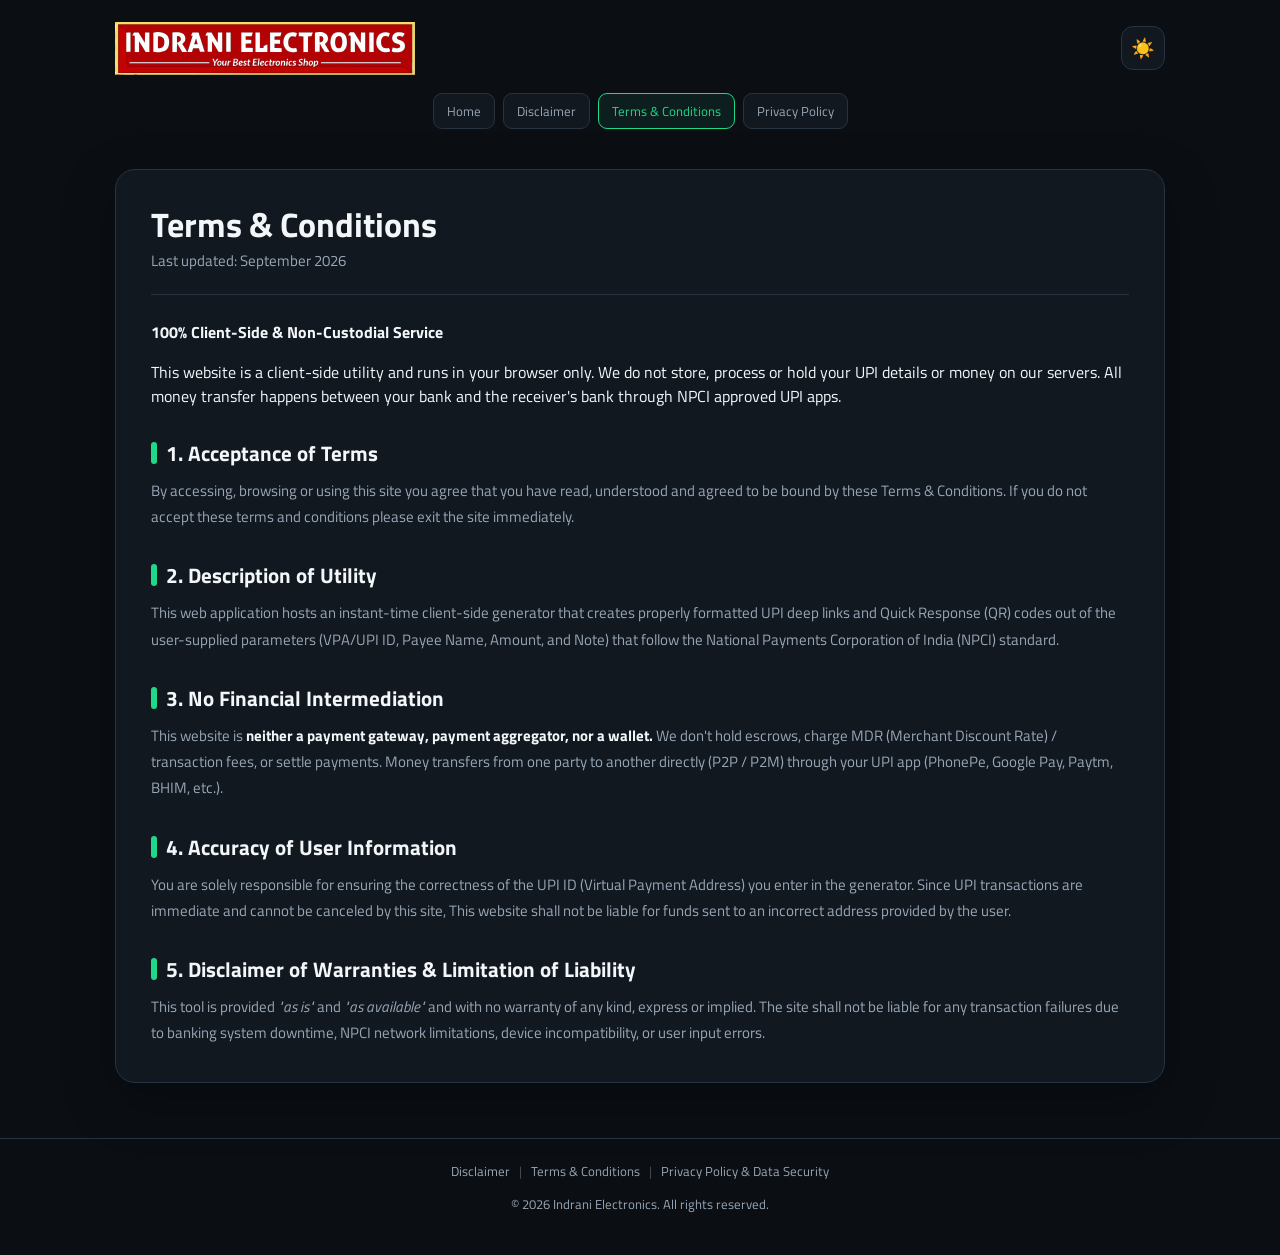
<file: term.html>
<!DOCTYPE html>
<html lang="en">
<head>
  <meta charset="UTF-8">
  <meta name="viewport" content="width=device-width, initial-scale=1.0">

  <title>Terms & Conditions | Indrani Electronics — UPI Payment QR Generator</title>
<link rel="shortcut icon" href="./favicon.svg" type="image/x-icon">
  <link rel="stylesheet" href="style2.css">

  <!-- Google Font -->
  <link rel="preconnect" href="https://fonts.googleapis.com">
  <link rel="preconnect" href="https://fonts.gstatic.com" crossorigin>
  <link href="https://fonts.googleapis.com/css2?family=Titillium+Web:wght@400;500;600;700&display=swap" rel="stylesheet">

</head>

<body>

  <!-- ================= HEADER ================= -->

  <header>
    <div class="container">

      <div class="topbar">

        <div class="brand">

          <?xml version="1.0" encoding="UTF-8"?>
<svg xmlns="http://www.w3.org/2000/svg" viewBox="0 0 1004 177" width="100%">
<path d="M995.27 168.17C995.27 168.68 995.27 169.19 995.27 169.71C995.05 170.28 994.84 170.86 994.62 171.44C666.48 171.33 338.34 171.23 10.2 171.12C10.21 116.45 10.22 61.79 10.23 7.12C338.45 7.12 666.67 7.12 994.9 7.12C995.02 60.8 995.14 114.48 995.27 168.17ZM668.04 150.08C668.23 148.64 668.43 147.2 668.63 145.77C674.15 147.27 678.04 144.64 679.66 139.13C680.54 136.14 680.39 130.6 676.5 129.89C673.19 129.28 672.32 131.87 669.78 132.66C669.58 131.86 669.39 131.06 669.19 130.26C668.23 130.16 667.28 130.06 666.32 129.95C665.5 136.4 664.68 142.86 663.86 149.31C467.52 149.15 271.19 148.99 74.85 148.83C72.28 150.13 68.9 149.57 66 149.57C59.71 149.57 53.42 149.54 47.14 149.61C44.46 149.65 39.49 149.95 39.25 146.42C40.96 145.96 41.2 145.25 42.76 145.66C42.76 143.73 42.76 141.81 42.76 139.88C38.28 140.38 39.61 134.45 39.61 131.42C39.61 121.8 39.61 112.18 39.61 102.56C39.04 102.22 38.47 101.89 37.9 101.56C38.1 101.08 38.29 100.59 38.48 100.11C42.91 99.95 47.33 99.8 51.76 99.65C51.75 78.17 51.74 56.69 51.74 35.21C48.35 35.1 44.95 34.98 41.56 34.86C39.99 34.47 38.41 34.07 36.83 33.67C38.28 33.29 39.73 32.9 41.18 32.52C39.19 31.25 37.2 29.98 35.21 28.7C33.25 25.12 25.01 20.26 21.26 17.79C18.29 15.84 15.87 12.8 12.51 11.56C10.64 13.89 11.87 18.47 11.7 21.37C11.09 31.39 11.87 41.69 11.87 51.76C11.87 78.3 12.32 104.89 11.87 131.42C11.72 140.13 12 148.88 11.84 157.58C11.77 161.06 10.67 165.41 10.97 168.57C11.48 168.91 11.99 169.26 12.51 169.6C97.28 169.01 182.09 169.6 266.87 169.62C431.58 169.66 596.28 169.61 760.99 169.61C819.73 169.61 878.48 169.61 937.23 169.61C951.09 169.61 964.94 169.62 978.79 169.62C980.98 169.62 991.27 170.12 991.63 168.74C990.48 168.62 989.33 168.49 988.18 168.36C988.54 167.72 988.89 167.08 989.25 166.44C982.35 162.9 976.31 158.17 970.16 153.34C968.03 151.67 964.45 151.33 963.4 148.68C960.96 148.56 958.8 149.98 956.09 149.69C941.66 148.16 926.45 149.28 911.84 149.27C907.29 149.27 902.09 149.99 897.61 149.28C896.75 149.15 896.05 148.45 895.2 148.33C894.3 148.2 893.49 148.87 892.59 148.94C888.44 149.31 884.01 148.24 879.9 148.85C872.08 150.01 863.6 149.27 855.65 149.27C852.84 149.27 848.65 150.11 846.42 148.12C844.74 149.18 842.7 147.85 840.7 148.19C830.63 149.91 819.86 149.27 809.47 149.27C802.32 149.27 794.23 150.34 787.17 149.26C782.86 148.61 778.93 148.1 774.45 148.11C762.65 148.13 750.85 148.13 739.05 148.13C733.49 148.13 727.65 147.61 722.12 148.13C718.61 148.46 715.33 149.27 711.73 149.27C700.95 149.27 690.18 149.23 679.4 149.23C676.68 149.23 669.9 147.98 668.71 150.66C668.48 150.47 668.26 150.27 668.04 150.08ZM128.1 99.83C134.63 101.53 141.98 101.18 148.68 101.02C157.6 100.81 168.64 98.13 174.44 90.75C182.97 79.88 183.99 54.82 173.95 44.45C163.43 33.58 142.14 31.6 128.1 35.6C128.1 57.01 128.1 78.42 128.1 99.83ZM226.08 72.76C228.92 69.92 232 67.72 233.8 63.92C235.03 61.32 235.24 58.06 235.26 55.22C235.33 37.82 220.33 34.02 205.69 34.2C201.39 34.26 196.08 34.27 191.98 35.54C191.98 57.03 191.98 78.53 191.98 100.02C196.94 100.02 201.89 100.02 206.85 100.02C207.11 90.38 207.36 80.74 207.61 71.11C213.26 80.74 218.9 90.38 224.54 100.02C229.93 100.02 235.32 100.02 240.71 100.02C240.11 96.22 233.12 85.7 230.67 81.99C229.16 79.68 225.48 75.56 226.08 72.76ZM609.11 37.52C607.12 35.71 603.62 35.33 601.06 34.83C591.38 32.95 580.26 35.09 573.13 42.26C555.16 60.32 562.95 100.34 592.82 101.04C598.33 101.17 604.85 101.38 609.85 98.71C608.79 94.82 607.73 90.94 606.67 87.06C604.95 86.78 603.72 87.48 602.05 87.74C596.16 88.65 588.92 88.21 584.45 83.79C577.4 76.8 578.27 54.42 587.43 49.23C594.31 45.32 598.91 48.64 605.52 49.1C606.72 45.24 607.91 41.38 609.11 37.52ZM702.75 73.31C705.46 70.46 709.19 68.39 710.9 64.57C711.97 62.16 712.95 58.62 712.99 55.99C713.37 33.63 685.81 31.1 669.2 35.6C669.2 57.07 669.2 78.53 669.2 100C674.4 100 679.59 100 684.79 100C685.05 90.53 685.3 81.05 685.56 71.57C688.58 77.96 693.78 87.45 697.81 93.19C699.04 94.95 700.03 99.03 702.23 99.89C704.34 100.72 707.92 100.03 710.19 100.03C712.47 100.03 716.37 100.77 718.23 99.48C713.07 90.75 707.91 82.03 702.75 73.31ZM744.46 34.39C738.71 35.14 732.02 37.6 728.37 42.41C718.57 55.35 718.68 79.74 728.35 92.69C734.08 100.36 745.56 102.06 754.44 100.8C768.97 98.74 775.15 85.78 776.05 72.54C777.24 54.99 773.76 38.6 754.45 34.59C751.28 33.93 747.66 33.97 744.46 34.39ZM919.83 37.52C917.71 35.84 914.59 35.33 911.98 34.84C900.71 32.72 886.56 36.02 880.26 46.52C868.65 65.87 874.22 95.05 898.36 100.46C903.1 101.52 917.26 101.96 920.85 98.32C920.43 95.22 919.11 88.81 916.45 86.79C910.48 88.26 902.89 89.24 897.41 85.61C889.01 80.03 888.49 59.66 894.52 52.35C898.06 48.06 904.21 46.59 909.53 47.4C911.73 47.73 914.33 49.28 916.45 48.94C917.58 45.14 918.71 41.33 919.83 37.52ZM969.61 38.29C959.95 33.19 943.21 31.55 934.37 39.08C932.24 40.89 931.17 42.96 929.81 45.28C927.65 48.96 927.29 55.06 928.44 59.17C930.62 66.97 938.12 70.32 945.08 72.94C948.79 74.34 954.7 75.6 954.69 80.62C954.66 92.38 935.81 86.1 929.54 85.21C928.43 89.32 927.32 93.44 926.22 97.55C929.53 100.03 934.74 100.7 938.77 101.16C955.67 103.07 972.17 97.32 970.4 77.55C969.59 68.51 963.17 64.36 955.3 61.2C951.12 59.51 944.34 58.52 943.39 53.16C943.17 51.9 944.02 50.37 944.67 49.37C948.68 43.3 958.19 48.52 963.4 49.22C965.47 45.58 967.54 41.93 969.61 38.29ZM63.3 34.9C61.51 38.47 59.72 42.04 57.93 45.6C60.65 45.86 63.36 46.11 66.07 46.37C66.07 64.25 66.07 82.13 66.07 100.01C70.86 100.01 75.64 100.01 80.42 100.01C80.42 88.25 80.42 76.5 80.42 64.75C87.79 76.51 95.16 88.26 102.52 100.01C106.67 100.01 110.81 100.01 114.96 100.01C114.96 78.31 114.96 56.61 114.96 34.91C110.19 34.91 105.42 34.91 100.66 34.91C100.39 46.55 100.13 58.18 99.86 69.82C92.81 58.18 85.75 46.54 78.7 34.9C73.57 34.9 68.43 34.9 63.3 34.9ZM259.56 34.9C257.72 38.47 255.87 42.03 254.02 45.6C255.94 45.86 257.86 46.11 259.78 46.37C254.19 64.25 248.6 82.13 243.02 100.01C247.89 100.01 252.76 100.01 257.64 100.01C258.92 96.07 260.2 92.13 261.49 88.19C267.85 87.98 274.2 87.76 280.56 87.55C281.9 91.7 283.24 95.85 284.58 99.99C289.69 99.99 294.81 99.99 299.93 99.99C293.14 78.3 286.36 56.6 279.57 34.9C272.9 34.9 266.23 34.9 259.56 34.9ZM307.67 34.91C305.8 38.47 303.93 42.04 302.07 45.6C304.79 45.86 307.52 46.11 310.24 46.37C310.24 64.24 310.24 82.12 310.24 99.99C315 99.99 319.75 99.99 324.5 99.99C324.5 88.4 324.5 76.82 324.5 65.23C327.59 66.27 329.37 72.06 331.1 74.71C335.17 80.93 338.48 87.7 342.78 93.79C343.94 95.43 344.93 98.87 346.79 99.81C348.46 100.66 356.76 100.21 358.7 99.7C358.7 78.1 358.7 56.51 358.7 34.92C354.01 34.92 349.33 34.92 344.64 34.92C344.37 46.36 344.11 57.79 343.84 69.23C336.78 57.79 329.73 46.35 322.67 34.91C317.67 34.91 312.67 34.91 307.67 34.91ZM387.07 34.92C382.14 34.92 377.2 34.92 372.26 34.92C372.26 56.61 372.26 78.3 372.26 100C377.2 100 382.14 100 387.07 100C387.07 78.3 387.07 56.61 387.07 34.92ZM460.44 34.9C447.82 34.9 435.21 34.9 422.59 34.9C422.59 56.6 422.59 78.31 422.59 100.02C435.44 100.02 448.29 100.02 461.14 100.02C461.14 95.75 461.14 91.49 461.14 87.22C453.21 87 445.27 86.79 437.34 86.57C437.34 82.02 437.34 77.47 437.34 72.92C443.53 72.67 449.72 72.41 455.9 72.15C455.9 68.05 455.9 63.94 455.9 59.84C449.72 59.6 443.53 59.35 437.35 59.11C437.35 55.37 437.35 51.62 437.35 47.87C443.76 47.87 450.18 47.87 456.59 47.87C458.66 44.22 460.32 39.06 460.44 34.9ZM470.13 34.91C470.13 56.61 470.13 78.32 470.13 100.02C483.32 100.02 496.51 100.02 509.7 100.02C510.83 94.44 509.96 87.87 509.96 82.16C509.96 80.07 510.55 76.91 509.36 75.23C505.26 77.16 501.16 79.08 497.06 81C497.06 83.01 497.06 85.01 497.06 87.01C493.01 87.01 488.95 87.01 484.9 87.01C484.9 69.64 484.9 52.27 484.9 34.91C479.97 34.91 475.05 34.91 470.13 34.91ZM519.03 34.9C519.03 56.6 519.03 78.31 519.03 100.02C531.98 100.02 544.92 100.02 557.86 100.02C557.86 95.85 557.86 91.69 557.86 87.52C549.86 87.27 541.86 87.03 533.86 86.78C533.86 82.03 533.86 77.27 533.86 72.52C540.04 72.52 546.22 72.52 552.4 72.52C552.4 68.42 552.4 64.32 552.4 60.22C549.5 58.18 538 59.82 533.86 59.43C533.86 55.7 533.86 51.97 533.86 48.24C540.42 48 546.97 47.76 553.53 47.53C554.69 43.32 555.86 39.11 557.03 34.9C544.36 34.9 531.7 34.9 519.03 34.9ZM661.81 34.89C646.25 34.89 630.69 34.89 615.12 34.89C615.12 39.11 615.12 43.32 615.12 47.53C620.28 47.78 625.43 48.04 630.59 48.3C630.59 65.53 630.59 82.77 630.59 100.01C635.72 100.01 640.85 100.01 645.98 100.01C645.98 82.77 645.98 65.53 645.98 48.3C649.81 48.07 653.64 47.84 657.47 47.61C658.92 43.37 660.37 39.13 661.81 34.89ZM800.62 34.98C798 34.76 787.76 34.08 785.85 35.26C783.82 36.53 781.74 43.32 780.3 45.6C783.12 45.86 785.94 46.11 788.75 46.37C788.75 64.25 788.75 82.13 788.75 100.01C793.49 100.01 798.23 100.01 802.96 100.01C802.96 88.14 802.96 76.27 802.96 64.4C805.33 65.64 806.53 70.22 808.21 72.46C812.13 77.66 817.58 86.82 820.76 92.63C821.46 93.9 823.99 99.35 825.06 99.84C826.71 100.61 835.61 100.28 837.38 99.64C837.38 78.06 837.38 56.49 837.38 34.91C832.69 34.91 828.01 34.91 823.33 34.91C823.07 46.7 822.81 58.5 822.56 70.3C815.24 58.53 807.93 46.76 800.62 34.98ZM865.84 34.91C860.89 34.91 855.94 34.91 850.99 34.91C850.99 56.61 850.99 78.31 850.99 100.01C855.94 100.01 860.89 100.01 865.84 100.01C865.84 78.31 865.84 56.61 865.84 34.91ZM685.56 68.95C684.58 67.61 684.99 65.37 684.99 63.69C684.99 60.11 683.93 49.78 685.56 47.14C691.74 47.38 696.8 49.11 697.21 55.99C697.34 58.17 697.03 60.66 695.7 62.47C693.25 65.79 689.01 67.07 685.56 68.95ZM207.26 68.83C207.26 61.75 207.26 54.66 207.26 47.57C215.02 45.39 222.39 51.93 219.9 59.98C218.54 64.35 211.52 68.57 207.26 68.83ZM746.79 47.44C762.63 44.29 762.2 69.28 759.15 78.66C757.54 83.6 755.82 87.64 749.83 88.01C736.03 88.89 735.48 68.14 737.82 58.72C738.37 56.47 738.67 53.38 740.14 51.48C741.88 49.23 744.01 48 746.79 47.44ZM143.59 87.5C143.59 74.43 143.59 61.36 143.59 48.3C150.09 45.57 159.64 49.56 162.85 55.56C164.74 59.09 165.08 63.6 165.13 67.54C165.29 81.23 158.32 90.19 143.59 87.5ZM271.49 54.85C273.22 61.47 274.95 68.09 276.68 74.71C272.9 74.71 269.11 74.71 265.33 74.71C265.07 71.87 268.46 61.9 269.7 59.01C270.36 57.47 270.17 56.01 271.49 54.85ZM483.74 122.42C482.58 122.42 481.43 122.42 480.27 122.42C479.27 130.48 478.26 138.54 477.25 146.6C478.32 146.6 479.38 146.6 480.45 146.6C482.99 143.27 482.65 132.46 483.08 127.96C483.26 126 484.15 124.42 483.74 122.42ZM579.57 124.49C578.23 122.55 577.17 122.07 575.07 123.34C575.07 124.49 575.07 125.64 575.07 126.8C577.45 127.68 579.16 127.2 579.57 124.49ZM636.62 122.43C635.52 122.43 634.42 122.43 633.32 122.43C632.36 130.45 631.41 138.48 630.46 146.51C631.64 146.51 632.82 146.51 633.99 146.51C635.82 142.56 633.5 132.66 640.54 132.95C642.77 135.35 639.9 143.15 640.54 146.5C641.58 146.5 642.62 146.5 643.67 146.5C644.8 143.9 646.33 136.45 645.82 133.73C644.86 128.57 639.58 129.47 636.62 131.96C636.62 128.78 636.62 125.6 636.62 122.43ZM330.37 123.11C328.98 123.11 327.59 123.11 326.21 123.11C327.37 128.03 330.9 132.38 331.93 137.3C332.56 140.3 330.48 143.37 331.14 146.53C332.33 146.53 333.52 146.53 334.71 146.53C336.6 143.79 335.05 140.27 336.14 137.34C338.05 132.2 344.02 128.55 345.18 123.08C343.96 123.08 342.75 123.08 341.53 123.08C339.22 126.65 336.91 130.21 334.6 133.77C333.19 130.22 331.78 126.66 330.37 123.11ZM397.33 123.13C396.36 130.77 395.39 138.4 394.43 146.04C399.5 149.38 419.03 144.49 408.19 134.5C412.25 131.71 414.28 125.78 408.49 123.49C405.45 122.28 400.52 122.76 397.33 123.13ZM463.13 123.02C462.21 130.88 461.29 138.73 460.37 146.58C464.88 146.58 469.38 146.58 473.89 146.58C473.89 145.55 473.89 144.51 473.89 143.48C471.07 143.48 468.26 143.48 465.44 143.48C465.64 141.12 465.84 138.77 466.04 136.42C468.55 136.16 471.05 135.91 473.55 135.65C473.55 134.91 473.55 134.17 473.55 133.43C471.1 133.15 468.66 132.88 466.21 132.6C466.52 130.54 466.82 128.47 467.13 126.41C470.33 126.16 473.52 125.9 476.72 125.64C476.72 124.77 476.72 123.9 476.72 123.02C472.19 123.02 467.66 123.02 463.13 123.02ZM629.15 125.64C625.99 119.87 616.11 123.76 615.35 129.49C614.33 137.18 623.53 134.74 623.99 139.3C624.54 144.87 618.1 142.74 615.52 141.13C614.68 141.87 613.83 142.61 612.99 143.35C616.18 150.21 627.7 145.83 628.07 139.11C628.43 132.67 621.4 134.11 619.17 129.49C621.51 125.17 623.56 126.75 627.33 127.95C627.94 127.18 628.55 126.41 629.15 125.64ZM449.38 125.2C446.48 123.13 446.1 127.74 445.57 129.49C443.96 130.42 442.77 130.13 443.12 132.39C443.71 132.71 444.3 133.02 444.89 133.34C444.97 137.99 440.04 150.68 451.1 145.66C450.89 144.82 450.67 143.98 450.46 143.14C449.81 143.14 449.16 143.14 448.51 143.14C446.94 141.35 448.17 134.92 449.27 132.81C450.46 132.81 451.66 132.81 452.86 132.81C452.86 131.8 452.86 130.79 452.86 129.78C451.7 129.78 450.54 129.78 449.38 129.78C449.38 128.25 449.38 126.73 449.38 125.2ZM522.27 125.26C519.25 123.38 519.3 127.68 518.66 129.49C516.92 130.48 515.66 130.09 516.17 132.57C516.68 132.83 517.19 133.08 517.7 133.34C518.1 136.88 515.54 141.14 517.03 144.69C518.23 147.55 523.56 146.95 524.7 144.54C524.32 144.1 523.93 143.65 523.55 143.2C522.78 143.2 522.01 143.2 521.24 143.2C519.8 140.88 521.39 135.22 522.34 132.8C523.51 132.8 524.68 132.8 525.86 132.8C525.86 131.93 525.86 131.06 525.86 130.18C524.66 129.95 523.47 129.72 522.27 129.49C522.27 128.08 522.27 126.67 522.27 125.26ZM400.41 133.15C400.41 130.91 400.41 128.66 400.41 126.41C402.03 126.04 404.82 125.52 406.36 126.43C410.64 128.96 405.87 133.36 402.71 133.33C401.92 133.33 401.19 133.27 400.41 133.15ZM349.33 129.85C341.04 130.74 337.99 145.7 347.69 146.58C357.72 147.49 360.73 128.63 349.33 129.85ZM363.46 129.85C362.42 129.85 361.38 129.85 360.34 129.85C357.32 134.14 355.95 153.13 367.7 144.18C368.98 145.79 369.18 146.95 371.7 146.42C372.38 140.91 373.07 135.4 373.75 129.88C372.61 129.88 371.47 129.88 370.33 129.88C368.07 133.07 370.44 143.71 363.85 143.33C360.93 141.51 364.44 133.27 363.46 129.85ZM380.78 129.88C380 129.88 379.21 129.88 378.43 129.88C377.52 131.3 375.71 144.89 376.3 146.53C377.41 146.53 378.52 146.53 379.63 146.53C382.1 140.85 378.42 134.76 386.82 133.48C386.82 132.28 386.82 131.09 386.82 129.89C383.74 129.74 383.45 131.61 381.49 133.34C381.25 132.19 381.02 131.04 380.78 129.88ZM417.83 140.19C419.58 137.94 429.04 139.08 427.71 133.52C426.32 127.68 417.81 129.44 415.3 133.44C412.64 137.7 412.84 145.15 418.59 146.48C421.17 147.08 426.81 145.8 426.66 142.58C425.04 141.31 421.55 144.12 417.83 142.58C417.83 141.78 417.83 140.98 417.83 140.19ZM440.89 131.42C437.5 128.71 431.55 129.37 430.12 134.05C428.68 138.75 435.15 138.51 436.76 141.42C434.83 144.85 432.48 142.48 429.65 142.47C425.68 146.84 437.17 148.21 439.73 143.24C442.83 137.18 435.07 138.07 433.87 134.88C434.32 131.69 437.53 133.16 439.66 133.6C440.07 132.87 440.48 132.15 440.89 131.42ZM489.16 140.27C491.73 137.31 499.02 139.96 499.12 134.11C499.13 133.28 499.14 132.23 498.61 131.54C494.37 126.01 486.46 132.49 485.25 137.2C483 146.02 493.6 149.35 498.86 143.35C497.03 139.56 490.24 147.12 489.16 140.27ZM513.84 131.8C509.09 124.98 499.79 133.89 500.35 140.26C500.94 146.88 509.57 149 513.09 143.35C511.28 139.93 507.18 146.01 505.21 142.22C503.8 139.51 504.9 133.69 508.31 132.95C510.01 132.57 510.89 133.52 512.39 133.8C512.87 133.13 513.35 132.47 513.84 131.8ZM531.29 129.92C530.34 129.92 529.39 129.92 528.44 129.92C527.84 135.44 527.23 140.96 526.63 146.49C527.68 146.49 528.74 146.49 529.79 146.49C532.28 141.8 529.48 134.29 536.71 133.73C537 132.57 537.3 131.42 537.59 130.26C535.03 128.99 533.78 131.09 532.4 132.81C532.03 131.84 531.66 130.88 531.29 129.92ZM545.17 129.84C537.24 130.53 533.61 145.16 542.81 146.56C553.23 148.15 557.08 128.8 545.17 129.84ZM558.95 129.88C558.06 129.88 557.16 129.88 556.26 129.88C555.75 135.42 555.23 140.96 554.72 146.5C555.75 146.5 556.78 146.5 557.82 146.5C560.23 142.72 557.46 133.23 564.34 132.89C567.2 134.55 563.88 143.1 564.48 146.47C565.59 146.47 566.7 146.47 567.8 146.47C569.91 144.01 570.98 131.55 567.04 130.04C563.96 128.86 562.43 131.47 560.11 132.23C559.72 131.45 559.34 130.66 558.95 129.88ZM578.13 129.91C577.12 129.91 576.12 129.91 575.12 129.91C573.82 132.52 572.08 143.95 573.18 146.49C574.21 146.49 575.24 146.49 576.27 146.49C578.19 142.09 578.62 134.67 578.13 129.91ZM593.97 131.62C589.92 127.66 583.22 130.63 581.22 135.37C580.47 137.17 580.71 140.02 580.91 141.91C581.51 147.59 590.68 148.1 592.98 143.35C592.54 142.87 592.1 142.4 591.66 141.93C590.23 142.39 589.05 143.64 587.45 143.46C582.81 142.92 584.51 135.22 587.25 133.37C588.85 132.29 590.84 133.09 592.43 133.71C592.95 133.01 593.46 132.32 593.97 131.62ZM606.67 131.72C603.45 128.25 596.54 129.55 595.17 134.34C593.85 138.96 601.32 138.29 601.84 141.81C600.06 144.46 597.95 143.04 595.51 142.33C595.02 143.06 594.52 143.78 594.02 144.5C597.35 148.05 606.65 146.29 605.9 140.65C605.39 136.9 600.52 137.56 599.07 134.88C600.01 131.54 603.13 133.39 605.52 133.59C605.9 132.97 606.29 132.34 606.67 131.72ZM655.57 129.82C647.43 130.48 644.37 145.67 653.63 146.57C663.9 147.57 667.2 128.88 655.57 129.82ZM349.33 132.92C355.12 131.99 353.34 143.95 348.09 143.42C343.58 142.96 345.76 133.49 349.33 132.92ZM423.88 134.11C423.75 136.31 419.37 137.73 417.94 136.42C418.4 134.06 422.34 131.14 423.88 134.11ZM495.84 133.76C495.88 136.14 492.06 137.21 490.07 136.75C489.98 134.03 493.65 131.29 495.84 133.76ZM542.41 143.03C540.32 140.26 541.77 131 546.81 132.99C550.04 134.26 548.66 145.03 542.41 143.03ZM652.42 142.58C651.31 139.91 652.46 130.4 657.47 133.11C661.73 135.43 657.83 145.96 652.42 142.58ZM668.87 142.58C668.67 140.11 670.63 130.97 674.81 133.11C678.55 135.02 674.31 146.64 668.87 142.58ZM316.1 135.48C312.94 133.6 301.43 134.85 297.27 134.85C280.98 134.85 264.69 134.85 248.4 134.85C202.48 134.85 156.56 134.81 110.64 134.85C96.53 134.86 82.42 134.85 68.31 134.85C62.08 134.85 54.16 133.56 48.16 135.18C48.16 136.16 48.16 137.13 48.16 138.1C137.47 138.1 226.79 138.1 316.1 138.1C316.1 137.23 316.1 136.36 316.1 135.48ZM957.01 135.26C952.88 133.56 945.95 134.85 941.47 134.85C929.79 134.85 918.12 134.85 906.45 134.85C865.78 134.85 825.12 134.85 784.46 134.85C759.96 134.85 735.46 134.85 710.96 134.85C705.31 134.85 699.67 134.85 694.03 134.85C691.4 134.85 688.23 134.5 689.29 138.1C778.53 138.1 867.77 138.1 957.01 138.1C957.01 137.16 957.01 136.21 957.01 135.26ZM399.25 143.24C398.56 141.1 399.1 138.3 400.41 136.43C402.16 136.37 404.89 135.98 406.31 137.24C407 137.85 407 138.64 407 139.5C407.01 143.56 402.48 144.18 399.25 143.24ZM26.22 176.95C18.75 176.95 11.28 176.95 3.81 176.95C4.65 175.8 7.28 176.08 8.66 176.12C12.89 176.23 17.13 176.19 21.36 176.23C22.75 176.24 25.54 175.73 26.22 176.95ZM73.94 176.95C58.39 176.95 42.84 176.95 27.29 176.95C28.38 175.74 36.36 176.3 38.29 176.39C46.41 176.78 54.78 176.62 62.92 176.41C65.96 176.34 71.32 175.43 73.94 176.95ZM99.69 176.95C95.33 176.95 90.97 176.95 86.61 176.95C88.26 175.85 97.58 176.27 99.69 176.95Z" fill="#b20204" fill-rule="evenodd" stroke="#b20204" stroke-width="0.25" stroke-linejoin="round"/>
<path d="M0.1 0.1C0.32 0.09 0.54 0.07 0.76 0.06C1.45 0.88 2.13 1.69 2.81 2.5C4.01 20.48 2.05 38.39 2.67 56.38C2.87 62.06 3.33 68.12 2.67 73.7C2.38 76.22 3.39 78.22 2.12 80.62C3.36 83.1 2.38 85.11 2.48 87.53C2.81 95.27 3.17 103.21 2.83 111.03C2.71 114.04 3.48 117.9 2.11 120.64C3.3 122.98 2.86 126.13 2.92 128.72C3.07 134.97 3.22 141.36 2.75 147.58C2.53 150.45 3.69 153.25 1.9 155.66C3.7 156.87 3.37 161.83 2.12 163.46C3.66 165.49 3.44 172.29 2.56 174.83C2.27 175.68 1.68 175.96 1.54 176.95C1.06 176.94 0.58 176.93 0.1 176.92C0.1 117.98 0.1 59.04 0.1 0.1ZM995.27 169.71C995.27 169.19 995.27 168.68 995.27 168.17C996.52 167.15 995.53 161.19 995.53 159.12C995.53 151.46 994.29 139.94 995.73 132.76C995.85 143.96 995.98 155.15 996.11 166.35C996.24 113.22 996.37 60.1 996.5 6.98C998.6 9.18 997.63 14.24 997.63 17.12C997.62 26.11 997.65 35.08 997.65 44.06C997.65 74.57 996.94 105.15 997.56 135.65C997.74 144.24 997.4 152.84 997.55 161.43C997.6 164.08 998.78 169.33 997.27 171.52C996.6 170.91 995.93 170.31 995.27 169.71ZM995.73 8.47C995.73 47.72 995.73 86.97 995.73 126.22C995.73 86.97 995.73 47.72 995.73 8.47ZM128.1 99.83C128.1 78.42 128.1 57.01 128.1 35.6C142.14 31.6 163.43 33.58 173.95 44.45C183.99 54.82 182.97 79.88 174.44 90.75C168.64 98.13 157.6 100.81 148.68 101.02C141.98 101.18 134.63 101.53 128.1 99.83ZM226.08 72.76C225.48 75.56 229.16 79.68 230.67 81.99C233.12 85.7 240.11 96.22 240.71 100.02C235.32 100.02 229.93 100.02 224.54 100.02C218.9 90.38 213.26 80.74 207.61 71.11C207.36 80.74 207.11 90.38 206.85 100.02C201.89 100.02 196.94 100.02 191.98 100.02C191.98 78.53 191.98 57.03 191.98 35.54C196.08 34.27 201.39 34.26 205.69 34.2C220.33 34.02 235.33 37.82 235.26 55.22C235.24 58.06 235.03 61.32 233.8 63.92C232 67.72 228.92 69.92 226.08 72.76ZM609.11 37.52C607.91 41.38 606.72 45.24 605.52 49.1C598.91 48.64 594.31 45.32 587.43 49.23C578.27 54.42 577.4 76.8 584.45 83.79C588.92 88.21 596.16 88.65 602.05 87.74C603.72 87.48 604.95 86.78 606.67 87.06C607.73 90.94 608.79 94.82 609.85 98.71C604.85 101.38 598.33 101.17 592.82 101.04C562.95 100.34 555.16 60.32 573.13 42.26C580.26 35.09 591.38 32.95 601.06 34.83C603.62 35.33 607.12 35.71 609.11 37.52ZM702.75 73.31C707.91 82.03 713.07 90.75 718.23 99.48C716.37 100.77 712.47 100.03 710.19 100.03C707.92 100.03 704.34 100.72 702.23 99.89C700.03 99.03 699.04 94.95 697.81 93.19C693.78 87.45 688.58 77.96 685.56 71.57C685.3 81.05 685.05 90.53 684.79 100C679.59 100 674.4 100 669.2 100C669.2 78.53 669.2 57.07 669.2 35.6C685.81 31.1 713.37 33.63 712.99 55.99C712.95 58.62 711.97 62.16 710.9 64.57C709.19 68.39 705.46 70.46 702.75 73.31ZM744.46 34.39C747.66 33.97 751.28 33.93 754.45 34.59C773.76 38.6 777.24 54.99 776.05 72.54C775.15 85.78 768.97 98.74 754.44 100.8C745.56 102.06 734.08 100.36 728.35 92.69C718.68 79.74 718.57 55.35 728.37 42.41C732.02 37.6 738.71 35.14 744.46 34.39ZM919.83 37.52C918.71 41.33 917.58 45.14 916.45 48.94C914.33 49.28 911.73 47.73 909.53 47.4C904.21 46.59 898.06 48.06 894.52 52.35C888.49 59.66 889.01 80.03 897.41 85.61C902.89 89.24 910.48 88.26 916.45 86.79C919.11 88.81 920.43 95.22 920.85 98.32C917.26 101.96 903.1 101.52 898.36 100.46C874.22 95.05 868.65 65.87 880.26 46.52C886.56 36.02 900.71 32.72 911.98 34.84C914.59 35.33 917.71 35.84 919.83 37.52ZM969.61 38.29C967.54 41.93 965.47 45.58 963.4 49.22C958.19 48.52 948.68 43.3 944.67 49.37C944.02 50.37 943.17 51.9 943.39 53.16C944.34 58.52 951.12 59.51 955.3 61.2C963.17 64.36 969.59 68.51 970.4 77.55C972.17 97.32 955.67 103.07 938.77 101.16C934.74 100.7 929.53 100.03 926.22 97.55C927.32 93.44 928.43 89.32 929.54 85.21C935.81 86.1 954.66 92.38 954.69 80.62C954.7 75.6 948.79 74.34 945.08 72.94C938.12 70.32 930.62 66.97 928.44 59.17C927.29 55.06 927.65 48.96 929.81 45.28C931.17 42.96 932.24 40.89 934.37 39.08C943.21 31.55 959.95 33.19 969.61 38.29ZM41.56 34.86C44.95 34.98 48.35 35.1 51.74 35.21C51.74 56.69 51.75 78.17 51.76 99.65C47.33 99.8 42.91 99.95 38.48 100.11C38.03 99.97 37.58 99.83 37.14 99.69C37.14 78.2 37.14 56.71 37.14 35.21C38.61 35.1 40.09 34.98 41.56 34.86ZM63.3 34.9C68.43 34.9 73.57 34.9 78.7 34.9C85.75 46.54 92.81 58.18 99.86 69.82C100.13 58.18 100.39 46.55 100.66 34.91C105.42 34.91 110.19 34.91 114.96 34.91C114.96 56.61 114.96 78.31 114.96 100.01C110.81 100.01 106.67 100.01 102.52 100.01C95.16 88.26 87.79 76.51 80.42 64.75C80.42 76.5 80.42 88.25 80.42 100.01C75.64 100.01 70.86 100.01 66.07 100.01C66.07 82.13 66.07 64.25 66.07 46.37C63.36 46.11 60.65 45.86 57.93 45.6C59.72 42.04 61.51 38.47 63.3 34.9ZM259.56 34.9C266.23 34.9 272.9 34.9 279.57 34.9C286.36 56.6 293.14 78.3 299.93 99.99C294.81 99.99 289.69 99.99 284.58 99.99C283.24 95.85 281.9 91.7 280.56 87.55C274.2 87.76 267.85 87.98 261.49 88.19C260.2 92.13 258.92 96.07 257.64 100.01C252.76 100.01 247.89 100.01 243.02 100.01C248.6 82.13 254.19 64.25 259.78 46.37C257.86 46.11 255.94 45.86 254.02 45.6C255.87 42.03 257.72 38.47 259.56 34.9ZM307.67 34.91C312.67 34.91 317.67 34.91 322.67 34.91C329.73 46.35 336.78 57.79 343.84 69.23C344.11 57.79 344.37 46.36 344.64 34.92C349.33 34.92 354.01 34.92 358.7 34.92C358.7 56.51 358.7 78.1 358.7 99.7C356.76 100.21 348.46 100.66 346.79 99.81C344.93 98.87 343.94 95.43 342.78 93.79C338.48 87.7 335.17 80.93 331.1 74.71C329.37 72.06 327.59 66.27 324.5 65.23C324.5 76.82 324.5 88.4 324.5 99.99C319.75 99.99 315 99.99 310.24 99.99C310.24 82.12 310.24 64.24 310.24 46.37C307.52 46.11 304.79 45.86 302.07 45.6C303.93 42.04 305.8 38.47 307.67 34.91ZM387.07 34.92C387.07 56.61 387.07 78.3 387.07 100C382.14 100 377.2 100 372.26 100C372.26 78.3 372.26 56.61 372.26 34.92C377.2 34.92 382.14 34.92 387.07 34.92ZM460.44 34.9C460.32 39.06 458.66 44.22 456.59 47.87C450.18 47.87 443.76 47.87 437.35 47.87C437.35 51.62 437.35 55.37 437.35 59.11C443.53 59.35 449.72 59.6 455.9 59.84C455.9 63.94 455.9 68.05 455.9 72.15C449.72 72.41 443.53 72.67 437.34 72.92C437.34 77.47 437.34 82.02 437.34 86.57C445.27 86.79 453.21 87 461.14 87.22C461.14 91.49 461.14 95.75 461.14 100.02C448.29 100.02 435.44 100.02 422.59 100.02C422.59 78.31 422.59 56.6 422.59 34.9C435.21 34.9 447.82 34.9 460.44 34.9ZM470.13 34.91C475.05 34.91 479.97 34.91 484.9 34.91C484.9 52.27 484.9 69.64 484.9 87.01C488.95 87.01 493.01 87.01 497.06 87.01C497.06 85.01 497.06 83.01 497.06 81C501.16 79.08 505.26 77.16 509.36 75.23C510.55 76.91 509.96 80.07 509.96 82.16C509.96 87.87 510.83 94.44 509.7 100.02C496.51 100.02 483.32 100.02 470.13 100.02C470.13 78.32 470.13 56.61 470.13 34.91ZM519.03 34.9C531.7 34.9 544.36 34.9 557.03 34.9C555.86 39.11 554.69 43.32 553.53 47.53C546.97 47.76 540.42 48 533.86 48.24C533.86 51.97 533.86 55.7 533.86 59.43C538 59.82 549.5 58.18 552.4 60.22C552.4 64.32 552.4 68.42 552.4 72.52C546.22 72.52 540.04 72.52 533.86 72.52C533.86 77.27 533.86 82.03 533.86 86.78C541.86 87.03 549.86 87.27 557.86 87.52C557.86 91.69 557.86 95.85 557.86 100.02C544.92 100.02 531.98 100.02 519.03 100.02C519.03 78.31 519.03 56.6 519.03 34.9ZM661.81 34.89C660.37 39.13 658.92 43.37 657.47 47.61C653.64 47.84 649.81 48.07 645.98 48.3C645.98 65.53 645.98 82.77 645.98 100.01C640.85 100.01 635.72 100.01 630.59 100.01C630.59 82.77 630.59 65.53 630.59 48.3C625.43 48.04 620.28 47.78 615.12 47.53C615.12 43.32 615.12 39.11 615.12 34.89C630.69 34.89 646.25 34.89 661.81 34.89ZM800.62 34.98C807.93 46.76 815.24 58.53 822.56 70.3C822.81 58.5 823.07 46.7 823.33 34.91C828.01 34.91 832.69 34.91 837.38 34.91C837.38 56.49 837.38 78.06 837.38 99.64C835.61 100.28 826.71 100.61 825.06 99.84C823.99 99.35 821.46 93.9 820.76 92.63C817.58 86.82 812.13 77.66 808.21 72.46C806.53 70.22 805.33 65.64 802.96 64.4C802.96 76.27 802.96 88.14 802.96 100.01C798.23 100.01 793.49 100.01 788.75 100.01C788.75 82.13 788.75 64.25 788.75 46.37C785.94 46.11 783.12 45.86 780.3 45.6C781.74 43.32 783.82 36.53 785.85 35.26C787.76 34.08 798 34.76 800.62 34.98ZM865.84 34.91C865.84 56.61 865.84 78.31 865.84 100.01C860.89 100.01 855.94 100.01 850.99 100.01C850.99 78.31 850.99 56.61 850.99 34.91C855.94 34.91 860.89 34.91 865.84 34.91ZM685.56 68.95C689.01 67.07 693.25 65.79 695.7 62.47C697.03 60.66 697.34 58.17 697.21 55.99C696.8 49.11 691.74 47.38 685.56 47.14C683.93 49.78 684.99 60.11 684.99 63.69C684.99 65.37 684.58 67.61 685.56 68.95ZM207.26 68.83C211.52 68.57 218.54 64.35 219.9 59.98C222.39 51.93 215.02 45.39 207.26 47.57C207.26 54.66 207.26 61.75 207.26 68.83ZM746.79 47.44C744.01 48 741.88 49.23 740.14 51.48C738.67 53.38 738.37 56.47 737.82 58.72C735.48 68.14 736.03 88.89 749.83 88.01C755.82 87.64 757.54 83.6 759.15 78.66C762.2 69.28 762.63 44.29 746.79 47.44ZM143.59 87.5C158.32 90.19 165.29 81.23 165.13 67.54C165.08 63.6 164.74 59.09 162.85 55.56C159.64 49.56 150.09 45.57 143.59 48.3C143.59 61.36 143.59 74.43 143.59 87.5ZM271.49 54.85C270.17 56.01 270.36 57.47 269.7 59.01C268.46 61.9 265.07 71.87 265.33 74.71C269.11 74.71 272.9 74.71 276.68 74.71C274.95 68.09 273.22 61.47 271.49 54.85ZM483.74 122.42C484.15 124.42 483.26 126 483.08 127.96C482.65 132.46 482.99 143.27 480.45 146.6C479.38 146.6 478.32 146.6 477.25 146.6C478.26 138.54 479.27 130.48 480.27 122.42C481.43 122.42 482.58 122.42 483.74 122.42ZM579.57 124.49C579.16 127.2 577.45 127.68 575.07 126.8C575.07 125.64 575.07 124.49 575.07 123.34C577.17 122.07 578.23 122.55 579.57 124.49ZM636.62 122.43C636.62 125.6 636.62 128.78 636.62 131.96C639.58 129.47 644.86 128.57 645.82 133.73C646.33 136.45 644.8 143.9 643.67 146.5C642.62 146.5 641.58 146.5 640.54 146.5C639.9 143.15 642.77 135.35 640.54 132.95C633.5 132.66 635.82 142.56 633.99 146.51C632.82 146.51 631.64 146.51 630.46 146.51C631.41 138.48 632.36 130.45 633.32 122.43C634.42 122.43 635.52 122.43 636.62 122.43ZM330.37 123.11C331.78 126.66 333.19 130.22 334.6 133.77C336.91 130.21 339.22 126.65 341.53 123.08C342.75 123.08 343.96 123.08 345.18 123.08C344.02 128.55 338.05 132.2 336.14 137.34C335.05 140.27 336.6 143.79 334.71 146.53C333.52 146.53 332.33 146.53 331.14 146.53C330.48 143.37 332.56 140.3 331.93 137.3C330.9 132.38 327.37 128.03 326.21 123.11C327.59 123.11 328.98 123.11 330.37 123.11ZM397.33 123.13C400.52 122.76 405.45 122.28 408.49 123.49C414.28 125.78 412.25 131.71 408.19 134.5C419.03 144.49 399.5 149.38 394.43 146.04C395.39 138.4 396.36 130.77 397.33 123.13ZM463.13 123.02C467.66 123.02 472.19 123.02 476.72 123.02C476.72 123.9 476.72 124.77 476.72 125.64C473.52 125.9 470.33 126.16 467.13 126.41C466.82 128.47 466.52 130.54 466.21 132.6C468.66 132.88 471.1 133.15 473.55 133.43C473.55 134.17 473.55 134.91 473.55 135.65C471.05 135.91 468.55 136.16 466.04 136.42C465.84 138.77 465.64 141.12 465.44 143.48C468.26 143.48 471.07 143.48 473.89 143.48C473.89 144.51 473.89 145.55 473.89 146.58C469.38 146.58 464.88 146.58 460.37 146.58C461.29 138.73 462.21 130.88 463.13 123.02ZM629.15 125.64C628.55 126.41 627.94 127.18 627.33 127.95C623.56 126.75 621.51 125.17 619.17 129.49C621.4 134.11 628.43 132.67 628.07 139.11C627.7 145.83 616.18 150.21 612.99 143.35C613.83 142.61 614.68 141.87 615.52 141.13C618.1 142.74 624.54 144.87 623.99 139.3C623.53 134.74 614.33 137.18 615.35 129.49C616.11 123.76 625.99 119.87 629.15 125.64ZM449.38 125.2C449.38 126.73 449.38 128.25 449.38 129.78C450.54 129.78 451.7 129.78 452.86 129.78C452.86 130.79 452.86 131.8 452.86 132.81C451.66 132.81 450.46 132.81 449.27 132.81C448.17 134.92 446.94 141.35 448.51 143.14C449.16 143.14 449.81 143.14 450.46 143.14C450.67 143.98 450.89 144.82 451.1 145.66C440.04 150.68 444.97 137.99 444.89 133.34C444.3 133.02 443.71 132.71 443.12 132.39C442.77 130.13 443.96 130.42 445.57 129.49C446.1 127.74 446.48 123.13 449.38 125.2ZM522.27 125.26C522.27 126.67 522.27 128.08 522.27 129.49C523.47 129.72 524.66 129.95 525.86 130.18C525.86 131.06 525.86 131.93 525.86 132.8C524.68 132.8 523.51 132.8 522.34 132.8C521.39 135.22 519.8 140.88 521.24 143.2C522.01 143.2 522.78 143.2 523.55 143.2C523.93 143.65 524.32 144.1 524.7 144.54C523.56 146.95 518.23 147.55 517.03 144.69C515.54 141.14 518.1 136.88 517.7 133.34C517.19 133.08 516.68 132.83 516.17 132.57C515.66 130.09 516.92 130.48 518.66 129.49C519.3 127.68 519.25 123.38 522.27 125.26ZM400.41 133.15C401.19 133.27 401.92 133.33 402.71 133.33C405.87 133.36 410.64 128.96 406.36 126.43C404.82 125.52 402.03 126.04 400.41 126.41C400.41 128.66 400.41 130.91 400.41 133.15ZM349.33 129.85C360.73 128.63 357.72 147.49 347.69 146.58C337.99 145.7 341.04 130.74 349.33 129.85ZM363.46 129.85C364.44 133.27 360.93 141.51 363.85 143.33C370.44 143.71 368.07 133.07 370.33 129.88C371.47 129.88 372.61 129.88 373.75 129.88C373.07 135.4 372.38 140.91 371.7 146.42C369.18 146.95 368.98 145.79 367.7 144.18C355.95 153.13 357.32 134.14 360.34 129.85C361.38 129.85 362.42 129.85 363.46 129.85ZM380.78 129.88C381.02 131.04 381.25 132.19 381.49 133.34C383.45 131.61 383.74 129.74 386.82 129.89C386.82 131.09 386.82 132.28 386.82 133.48C378.42 134.76 382.1 140.85 379.63 146.53C378.52 146.53 377.41 146.53 376.3 146.53C375.71 144.89 377.52 131.3 378.43 129.88C379.21 129.88 380 129.88 380.78 129.88ZM417.83 140.19C417.83 140.98 417.83 141.78 417.83 142.58C421.55 144.12 425.04 141.31 426.66 142.58C426.81 145.8 421.17 147.08 418.59 146.48C412.84 145.15 412.64 137.7 415.3 133.44C417.81 129.44 426.32 127.68 427.71 133.52C429.04 139.08 419.58 137.94 417.83 140.19ZM440.89 131.42C440.48 132.15 440.07 132.87 439.66 133.6C437.53 133.16 434.32 131.69 433.87 134.88C435.07 138.07 442.83 137.18 439.73 143.24C437.17 148.21 425.68 146.84 429.65 142.47C432.48 142.48 434.83 144.85 436.76 141.42C435.15 138.51 428.68 138.75 430.12 134.05C431.55 129.37 437.5 128.71 440.89 131.42ZM489.16 140.27C490.24 147.12 497.03 139.56 498.86 143.35C493.6 149.35 483 146.02 485.25 137.2C486.46 132.49 494.37 126.01 498.61 131.54C499.14 132.23 499.13 133.28 499.12 134.11C499.02 139.96 491.73 137.31 489.16 140.27ZM513.84 131.8C513.35 132.47 512.87 133.13 512.39 133.8C510.89 133.52 510.01 132.57 508.31 132.95C504.9 133.69 503.8 139.51 505.21 142.22C507.18 146.01 511.28 139.93 513.09 143.35C509.57 149 500.94 146.88 500.35 140.26C499.79 133.89 509.09 124.98 513.84 131.8ZM531.29 129.92C531.66 130.88 532.03 131.84 532.4 132.81C533.78 131.09 535.03 128.99 537.59 130.26C537.3 131.42 537 132.57 536.71 133.73C529.48 134.29 532.28 141.8 529.79 146.49C528.74 146.49 527.68 146.49 526.63 146.49C527.23 140.96 527.84 135.44 528.44 129.92C529.39 129.92 530.34 129.92 531.29 129.92ZM545.17 129.84C557.08 128.8 553.23 148.15 542.81 146.56C533.61 145.16 537.24 130.53 545.17 129.84ZM558.95 129.88C559.34 130.66 559.72 131.45 560.11 132.23C562.43 131.47 563.96 128.86 567.04 130.04C570.98 131.55 569.91 144.01 567.8 146.47C566.7 146.47 565.59 146.47 564.48 146.47C563.88 143.1 567.2 134.55 564.34 132.89C557.46 133.23 560.23 142.72 557.82 146.5C556.78 146.5 555.75 146.5 554.72 146.5C555.23 140.96 555.75 135.42 556.26 129.88C557.16 129.88 558.06 129.88 558.95 129.88ZM578.13 129.91C578.62 134.67 578.19 142.09 576.27 146.49C575.24 146.49 574.21 146.49 573.18 146.49C572.08 143.95 573.82 132.52 575.12 129.91C576.12 129.91 577.12 129.91 578.13 129.91ZM593.97 131.62C593.46 132.32 592.95 133.01 592.43 133.71C590.84 133.09 588.85 132.29 587.25 133.37C584.51 135.22 582.81 142.92 587.45 143.46C589.05 143.64 590.23 142.39 591.66 141.93C592.1 142.4 592.54 142.87 592.98 143.35C590.68 148.1 581.51 147.59 580.91 141.91C580.71 140.02 580.47 137.17 581.22 135.37C583.22 130.63 589.92 127.66 593.97 131.62ZM606.67 131.72C606.29 132.34 605.9 132.97 605.52 133.59C603.13 133.39 600.01 131.54 599.07 134.88C600.52 137.56 605.39 136.9 605.9 140.65C606.65 146.29 597.35 148.05 594.02 144.5C594.52 143.78 595.02 143.06 595.51 142.33C597.95 143.04 600.06 144.46 601.84 141.81C601.32 138.29 593.85 138.96 595.17 134.34C596.54 129.55 603.45 128.25 606.67 131.72ZM655.57 129.82C667.2 128.88 663.9 147.57 653.63 146.57C644.37 145.67 647.43 130.48 655.57 129.82ZM668.04 150.08C667.85 150.65 667.66 151.21 667.47 151.78C666.1 152.25 664.6 152.41 663.48 151.43C663.61 150.72 663.73 150.02 663.86 149.31C664.68 142.86 665.5 136.4 666.32 129.95C667.28 130.06 668.23 130.16 669.19 130.26C669.39 131.06 669.58 131.86 669.78 132.66C672.32 131.87 673.19 129.28 676.5 129.89C680.39 130.6 680.54 136.14 679.66 139.13C678.04 144.64 674.15 147.27 668.63 145.77C668.43 147.2 668.23 148.64 668.04 150.08ZM349.33 132.92C345.76 133.49 343.58 142.96 348.09 143.42C353.34 143.95 355.12 131.99 349.33 132.92ZM423.88 134.11C422.34 131.14 418.4 134.06 417.94 136.42C419.37 137.73 423.75 136.31 423.88 134.11ZM495.84 133.76C493.65 131.29 489.98 134.03 490.07 136.75C492.06 137.21 495.88 136.14 495.84 133.76ZM542.41 143.03C548.66 145.03 550.04 134.26 546.81 132.99C541.77 131 540.32 140.26 542.41 143.03ZM652.42 142.58C657.83 145.96 661.73 135.43 657.47 133.11C652.46 130.4 651.31 139.91 652.42 142.58ZM668.87 142.58C674.31 146.64 678.55 135.02 674.81 133.11C670.63 130.97 668.67 140.11 668.87 142.58ZM316.1 135.48C316.1 136.36 316.1 137.23 316.1 138.1C226.79 138.1 137.47 138.1 48.16 138.1C48.16 137.13 48.16 136.16 48.16 135.18C54.16 133.56 62.08 134.85 68.31 134.85C82.42 134.85 96.53 134.86 110.64 134.85C156.56 134.81 202.48 134.85 248.4 134.85C264.69 134.85 280.98 134.85 297.27 134.85C301.43 134.85 312.94 133.6 316.1 135.48ZM957.01 135.26C957.01 136.21 957.01 137.16 957.01 138.1C867.77 138.1 778.53 138.1 689.29 138.1C688.23 134.5 691.4 134.85 694.03 134.85C699.67 134.85 705.31 134.85 710.96 134.85C735.46 134.85 759.96 134.85 784.46 134.85C825.12 134.85 865.78 134.85 906.45 134.85C918.12 134.85 929.79 134.85 941.47 134.85C945.95 134.85 952.88 133.56 957.01 135.26ZM399.25 143.24C402.48 144.18 407.01 143.56 407 139.5C407 138.64 407 137.85 406.31 137.24C404.89 135.98 402.16 136.37 400.41 136.43C399.1 138.3 398.56 141.1 399.25 143.24Z" fill="#fefdfd" fill-rule="evenodd" stroke="#fefdfd" stroke-width="0.25" stroke-linejoin="round"/>
<path d="M41.56 34.86C40.09 34.98 38.61 35.1 37.14 35.21C37.14 56.71 37.14 78.2 37.14 99.69C37.58 99.83 38.03 99.97 38.48 100.11C38.29 100.59 38.1 101.08 37.9 101.56C38.47 101.89 39.04 102.22 39.61 102.56C39.61 112.18 39.61 121.8 39.61 131.42C39.61 134.45 38.28 140.38 42.76 139.88C42.76 141.81 42.76 143.73 42.76 145.66C41.2 145.25 40.96 145.96 39.25 146.42C39.49 149.95 44.46 149.65 47.14 149.61C53.42 149.54 59.71 149.57 66 149.57C68.9 149.57 72.28 150.13 74.85 148.83C271.19 148.99 467.52 149.15 663.86 149.31C663.73 150.02 663.61 150.72 663.48 151.43C664.6 152.41 666.1 152.25 667.47 151.78C667.66 151.21 667.85 150.65 668.04 150.08C668.26 150.27 668.48 150.47 668.71 150.66C669.9 147.98 676.68 149.23 679.4 149.23C690.18 149.23 700.95 149.27 711.73 149.27C715.33 149.27 718.61 148.46 722.12 148.13C727.65 147.61 733.49 148.13 739.05 148.13C750.85 148.13 762.65 148.13 774.45 148.11C778.93 148.1 782.86 148.61 787.17 149.26C794.23 150.34 802.32 149.27 809.47 149.27C819.86 149.27 830.63 149.91 840.7 148.19C842.7 147.85 844.74 149.18 846.42 148.12C848.65 150.11 852.84 149.27 855.65 149.27C863.6 149.27 872.08 150.01 879.9 148.85C884.01 148.24 888.44 149.31 892.59 148.94C893.49 148.87 894.3 148.2 895.2 148.33C896.05 148.45 896.75 149.15 897.61 149.28C902.09 149.99 907.29 149.27 911.84 149.27C926.45 149.28 941.66 148.16 956.09 149.69C958.8 149.98 960.96 148.56 963.4 148.68C964.45 151.33 968.03 151.67 970.16 153.34C976.31 158.17 982.35 162.9 989.25 166.44C988.89 167.08 988.54 167.72 988.18 168.36C989.33 168.49 990.48 168.62 991.63 168.74C991.27 170.12 980.98 169.62 978.79 169.62C964.94 169.62 951.09 169.61 937.23 169.61C878.48 169.61 819.73 169.61 760.99 169.61C596.28 169.61 431.58 169.66 266.87 169.62C182.09 169.6 97.28 169.01 12.51 169.6C11.99 169.26 11.48 168.91 10.97 168.57C10.67 165.41 11.77 161.06 11.84 157.58C12 148.88 11.72 140.13 11.87 131.42C12.32 104.89 11.87 78.3 11.87 51.76C11.87 41.69 11.09 31.39 11.7 21.37C11.87 18.47 10.64 13.89 12.51 11.56C15.87 12.8 18.29 15.84 21.26 17.79C25.01 20.26 33.25 25.12 35.21 28.7C37.2 29.98 39.19 31.25 41.18 32.52C39.73 32.9 38.28 33.29 36.83 33.67C38.41 34.07 39.99 34.47 41.56 34.86Z" fill="#c50202" fill-rule="evenodd" stroke="#c50202" stroke-width="0.25" stroke-linejoin="round"/>
<path d="M0.76 0.06C335.14 0.07 669.52 0.09 1003.9 0.1C1003.9 59.04 1003.9 117.98 1003.9 176.92C702.5 176.93 401.09 176.94 99.69 176.95C97.58 176.27 88.26 175.85 86.61 176.95C82.39 176.95 78.17 176.95 73.94 176.95C71.32 175.43 65.96 176.34 62.92 176.41C54.78 176.62 46.41 176.78 38.29 176.39C36.36 176.3 28.38 175.74 27.29 176.95C26.93 176.95 26.58 176.95 26.22 176.95C25.54 175.73 22.75 176.24 21.36 176.23C17.13 176.19 12.89 176.23 8.66 176.12C7.28 176.08 4.65 175.8 3.81 176.95C3.05 176.95 2.3 176.95 1.54 176.95C1.68 175.96 2.27 175.68 2.56 174.83C3.44 172.29 3.66 165.49 2.12 163.46C3.37 161.83 3.7 156.87 1.9 155.66C3.69 153.25 2.53 150.45 2.75 147.58C3.22 141.36 3.07 134.97 2.92 128.72C2.86 126.13 3.3 122.98 2.11 120.64C3.48 117.9 2.71 114.04 2.83 111.03C3.17 103.21 2.81 95.27 2.48 87.53C2.38 85.11 3.36 83.1 2.12 80.62C3.39 78.22 2.38 76.22 2.67 73.7C3.33 68.12 2.87 62.06 2.67 56.38C2.05 38.39 4.01 20.48 2.81 2.5C2.13 1.69 1.45 0.88 0.76 0.06ZM995.27 169.71C995.93 170.31 996.6 170.91 997.27 171.52C998.78 169.33 997.6 164.08 997.55 161.43C997.4 152.84 997.74 144.24 997.56 135.65C996.94 105.15 997.65 74.57 997.65 44.06C997.65 35.08 997.62 26.11 997.63 17.12C997.63 14.24 998.6 9.18 996.5 6.98C996.37 60.1 996.24 113.22 996.11 166.35C995.98 155.15 995.85 143.96 995.73 132.76C994.29 139.94 995.53 151.46 995.53 159.12C995.53 161.19 996.52 167.15 995.27 168.17C995.14 114.48 995.02 60.8 994.9 7.12C666.67 7.12 338.45 7.12 10.23 7.12C10.22 61.79 10.21 116.45 10.2 171.12C338.34 171.23 666.48 171.33 994.62 171.44C994.84 170.86 995.05 170.28 995.27 169.71ZM995.73 8.47C995.73 47.72 995.73 86.97 995.73 126.22C995.73 86.97 995.73 47.72 995.73 8.47Z" fill="#f6dd6b" fill-rule="evenodd" stroke="#f6dd6b" stroke-width="0.25" stroke-linejoin="round"/>
</svg>

        </div>

        <button
          class="theme-btn"
          id="themeBtn"
          type="button"
          aria-label="Toggle theme">
          ☀️
        </button>

      </div>

      <!-- Navigation -->

      <nav class="nav">

        <a href="./index.html">
          Home
        </a>

        <a href="./disclaimer.html">
          Disclaimer
        </a>

        <a href="#" class="active">
          Terms & Conditions
        </a>

        <a href="./privacy.html">
          Privacy Policy
        </a>

      </nav>

    </div>
  </header>


  <!-- ================= MAIN CONTENT ================= -->

  <main>

    <div class="container">

      <article class="legal-card">

        <div class="page-heading">

          <h1>
            Terms & Conditions
          </h1>

          <p>
            Last updated: September 2026
          </p>

        </div>


        <!-- Intro -->

        <div class="intro-box">

          <strong>
            100% Client-Side & Non-Custodial Service
          </strong>

          <p>
            This website is a client-side utility and runs in your browser only. We do not store, process or hold your UPI details or money on our servers. All money transfer happens between your bank and the receiver's bank through NPCI approved UPI apps.
          </p>

        </div>


        <!-- Section 1 -->

        <section class="section">

          <h2>
            1. Acceptance of Terms
          </h2>

          <p>
            By accessing, browsing or using this site you agree that you have read, understood and agreed to be bound by these Terms & Conditions. If you do not accept these terms and conditions please exit the site immediately.
          </p>

        </section>


        <!-- Section 2 -->

        <section class="section">

          <h2>
            2. Description of Utility
          </h2>

          <p>
            This web application hosts an instant-time client-side generator that creates properly formatted UPI deep links and Quick Response (QR) codes out of the user-supplied parameters (VPA/UPI ID, Payee Name, Amount, and Note) that follow the National Payments Corporation of India (NPCI) standard.
          </p>

        </section>


        <!-- Section 3 -->

        <section class="section">

          <h2>
            3. No Financial Intermediation
          </h2>

          <p>
            This website is <strong>neither a payment gateway, payment aggregator, nor a wallet.</strong> We don't hold escrows, charge MDR (Merchant Discount Rate) / transaction fees, or settle payments. Money transfers from one party to another directly (P2P / P2M) through your UPI app (PhonePe, Google Pay, Paytm, BHIM, etc.).
          </p>

        </section>


        <!-- Section 4 -->

        <section class="section">

          <h2>
            4. Accuracy of User Information
          </h2>

          <p>
            You are solely responsible for ensuring the correctness of the UPI ID (Virtual Payment Address) you enter in the generator. Since UPI transactions are immediate and cannot be canceled by this site, This website shall not be liable for funds sent to an incorrect address provided by the user.
          </p>

        </section>

        <!-- Section 5 -->

        <section class="section">

          <h2>
            5. Disclaimer of Warranties &amp; Limitation of Liability
          </h2>

          <p>
           This tool is provided <em>"as is"</em> and <em>"as available"</em> and with no warranty of any kind, express or implied. The site shall not be liable for any transaction failures due to banking system downtime, NPCI network limitations, device incompatibility, or user input errors.
          </p>

        </section>

      </article>

    </div>

  </main>


  <!-- ================= FOOTER ================= -->

  <footer>

    <div class="container">

      <!-- <div class="footer-title">
        UPI QR Generator
      </div> -->

      <div>

        <a href="./disclaimer.html">
          Disclaimer
        </a>

        <span class="sep">|</span>

        <a href="./term.html">
          Terms &amp; Conditions
        </a>

        <span class="sep">|</span>

        <a href="./privacy.html">
          Privacy Policy &amp; Data Security
        </a>
<p>&copy; <span id="year"></span> Indrani Electronics. All rights reserved.</p>
      </div>

    </div>

  </footer>


  <!-- ================= THEME SCRIPT ================= -->

  <script>

    const themeBtn = document.getElementById("themeBtn");

    function applyTheme(theme) {

      document.body.classList.toggle(
        "light",
        theme === "light"
      );

      themeBtn.textContent =
        theme === "light" ? "🌙" : "☀️";

      localStorage.setItem(
        "ie_qr_theme",
        theme
      );
    }


    // Dark Mode is the default
    const savedTheme =
      localStorage.getItem("ie_qr_theme") || "dark";

    applyTheme(savedTheme);


    themeBtn.addEventListener("click", function () {

      const currentTheme =
        document.body.classList.contains("light")
          ? "light"
          : "dark";

      applyTheme(
        currentTheme === "light"
          ? "dark"
          : "light"
      );

    });

    document.getElementById("year").textContent = new Date().getFullYear();

      //Combining Multiple Protection Methods (Disable Mouse Click)
    const protectionSuite = {
  init: function () {
    this.disableContextMenu()
    this.disableKeyboardShortcuts()
    this.disableTextSelection()
    this.protectImages()
  },

  disableContextMenu: function () {
    document.addEventListener('contextmenu', function (event) {
      event.preventDefault()
      return false
    })
  },

  disableKeyboardShortcuts: function () {
    document.addEventListener('keydown', function (event) {
      if (
        (event.ctrlKey && event.shiftKey && event.key === 'I') ||
        (event.ctrlKey && event.key === 'u') ||
        event.key === 'F12'
      ) {
        event.preventDefault()
        return false
      }
    })
  },

  disableTextSelection: function () {
    document.body.style.userSelect = 'none'
    document.body.style.webkitUserSelect = 'none'
    document.body.style.mozUserSelect = 'none'
  },

  protectImages: function () {
    const images = document.querySelectorAll('img')
    images.forEach(function (img) {
      img.style.pointerEvents = 'none'
      img.draggable = false
    })
  },
}

document.addEventListener('DOMContentLoaded', function () {
  protectionSuite.init()
})

  </script>

</body>
</html>
</file>
<file: style2.css>
:root {
      --bg: #0b0f14;
      --card: #111820;
      --card2: #151e28;
      --border: #273340;
      --text: #f4f7fa;
      --muted: #98a6b5;
      --accent: #20d889;
      --accent2: #16b873;
      --warning: #ffb84d;
      --input: #0d141b;
      --shadow: 0 18px 50px rgba(0,0,0,.35);
    }

    body.light {
      --bg: #f3f6f8;
      --card: #ffffff;
      --card2: #f7f9fa;
      --border: #dce3e8;
      --text: #17202a;
      --muted: #687785;
      --accent: #10a968;
      --accent2: #078a55;
      --warning: #c57a00;
      --input: #ffffff;
      --shadow: 0 18px 45px rgba(25,45,60,.10);
    }

    * {
      box-sizing: border-box;
    }

    html {
      scroll-behavior: smooth;
    }

    body {
      margin: 0;
      font-family: "Titillium Web", Arial, sans-serif;
      background: var(--bg);
      color: var(--text);
      min-height: 100vh;
      transition: background .2s ease, color .2s ease;
    }

    .container {
      width: min(1050px, 92%);
      margin: auto;
    }

    /* ================= HEADER ================= */

    header {
      padding: 22px 0 12px;
    }

    .topbar {
      display: flex;
      justify-content: space-between;
      align-items: center;
      gap: 16px;
    }

    .brand {
      display: flex;
      align-items: center;
      gap: 12px;
    }

    .logo {
      width: 44px;
      height: 44px;
      border-radius: 12px;

      display: grid;
      place-items: center;

      background: linear-gradient(
        135deg,
        var(--accent),
        #0c9dff
      );

      color: #fff;
      font-weight: 700;
      font-size: 18px;

      box-shadow: 0 8px 24px rgba(32,216,137,.18);
    }

    .brand-title {
      font-size: 22px;
      font-weight: 700;
      line-height: 1;
    }

    .brand-sub {
      font-size: 12px;
      color: var(--muted);
      letter-spacing: 1.2px;
      margin-top: 4px;
    }

    .theme-btn {
      border: 1px solid var(--border);
      background: var(--card);
      color: var(--text);

      width: 44px;
      height: 44px;

      border-radius: 12px;

      cursor: pointer;
      font-size: 19px;

      transition: .2s ease;
    }

    .theme-btn:hover {
      border-color: var(--accent);
      transform: translateY(-1px);
    }

    /* ================= NAVIGATION ================= */

    .nav {
      margin-top: 18px;

      display: flex;
      justify-content: center;
      align-items: center;
      flex-wrap: wrap;

      gap: 8px;
    }

    .nav a {
      text-decoration: none;
      color: var(--muted);

      border: 1px solid var(--border);
      background: var(--card);

      padding: 7px 13px;
      border-radius: 9px;

      font-size: 13px;

      transition: .2s ease;
    }

    .nav a:hover {
      color: var(--accent);
      border-color: var(--accent);
    }

    .nav a.active {
      color: var(--accent);
      border-color: var(--accent);
      background: rgba(32,216,137,.07);
    }

    /* ================= MAIN ================= */

    main {
      padding: 28px 0 55px;
    }

    .legal-card {
      background: var(--card);

      border: 1px solid var(--border);
      border-radius: 20px;

      box-shadow: var(--shadow);

      padding: 35px;
    }

    .page-heading {
      padding-bottom: 22px;
      margin-bottom: 25px;

      border-bottom: 1px solid var(--border);
    }

    .page-heading h1 {
      margin: 0 0 5px;

      font-size: 34px;
      line-height: 1.15;
    }

    .page-heading p {
      margin: 0;

      color: var(--muted);
      font-size: 15px;
    }

    /* ================= NOTICE BOX ================= */

    .verify-box {
      padding: 18px;

      background: rgba(255,184,77,.07);

      border: 1px solid rgba(255,184,77,.25);
      border-left: 4px solid var(--warning);

      border-radius: 14px;

      margin-bottom: 28px;
    }

    .verify-box-title {
      display: flex;
      align-items: center;
      gap: 9px;

      font-size: 18px;
      font-weight: 700;

      margin-bottom: 6px;
    }

    .verify-icon {
      width: 27px;
      height: 27px;

      display: grid;
      place-items: center;

      border-radius: 50%;

      background: var(--warning);
      color: #111;

      font-size: 15px;
      font-weight: 700;
    }

    .verify-box p {
      margin: 0;

      color: var(--muted);

      font-size: 14px;
      line-height: 1.7;
    }

    /* ================= SECTIONS ================= */

    .section {
      margin-top: 29px;
    }

    .section h2 {
      margin: 0 0 9px;

      font-size: 21px;
      font-weight: 700;

      display: flex;
      align-items: center;
      gap: 9px;
    }

    .section h2::before {
      content: "";

      width: 6px;
      height: 22px;

      border-radius: 5px;

      background: var(--accent);
    }

    .section p {
      margin: 0;

      color: var(--muted);

      font-size: 15px;
      line-height: 1.75;
    }

    .section strong {
      color: var(--text);
    }

    .section ul {
      margin: 10px 0 0;
      padding-left: 22px;

      color: var(--muted);

      font-size: 15px;
      line-height: 1.8;
    }

    .section li {
      padding-left: 4px;
    }

    .section li::marker {
      color: var(--accent);
    }

    /* ================= FOOTER ================= */

    footer {
      border-top: 1px solid var(--border);

      padding: 22px 0 28px;

      text-align: center;

      color: var(--muted);

      font-size: 13px;
    }

    .footer-title {
      color: var(--text);
      font-weight: 700;

      margin-bottom: 7px;
    }

    footer a {
      color: var(--muted);
      text-decoration: none;

      margin: 0 6px;

      transition: .2s ease;
    }

    footer a:hover {
    color: #fff;
}

    .sep {
      opacity: .4;
    }

    /* ================= MOBILE ================= */
     @media (max-width: 850px) {

      .security-grid {
        grid-template-columns: repeat(2, 1fr);
      }

    }

    @media (max-width: 700px) {
      
       .privacy-intro {
        padding: 16px;
      }

      .security-grid {
        grid-template-columns: 1fr;
      }

      header {
        padding-top: 16px;
      }

      .brand-title {
        font-size: 18px;
      }

      .brand-sub {
        font-size: 10px;
      }

      .logo {
        width: 40px;
        height: 40px;
      }

      .nav {
        justify-content: flex-start;
      }

      .nav a {
        font-size: 12px;
        padding: 6px 10px;
      }

      main {
        padding-top: 20px;
      }

      .legal-card {
        padding: 22px 18px;
        border-radius: 16px;
      }

      .page-heading h1 {
        font-size: 29px;
      }

      .section h2 {
        font-size: 19px;
      }

      .section p,
      .section ul {
        font-size: 14px;
      }

      .verify-box {
        padding: 15px;
      }

      footer a {
        display: inline-block;
        margin: 3px 4px;
      }
    }

  /* ================= FEATURE GRID ================= */

    .security-grid {
      display: grid;

      grid-template-columns: repeat(2, 1fr);

      gap: 12px;

      margin-bottom: 32px;
    }

    .security-box {
      background: var(--card2);

      border: 1px solid var(--border);

      border-radius: 14px;

      padding: 18px 15px;

      transition: .2s ease;
    }

    .security-box:hover {
      border-color: var(--accent);
      transform: translateY(-2px);
    }

    .security-icon {
      width: 40px;
      height: 40px;

      display: grid;
      place-items: center;

      border-radius: 11px;

      background: rgba(32,216,137,.10);

      color: var(--accent);

      font-size: 20px;

      margin-bottom: 11px;
    }

    .security-box h3 {
      margin: 0 0 5px;

      font-size: 16px;
    }

    .security-box p {
      margin: 0;

      color: var(--muted);

      font-size: 13px;

      line-height: 1.55;
    }

 /* ================= PRIVACY HERO ================= */

    .privacy-intro {
      padding: 20px;

      background: rgba(32,216,137,.06);

      border: 1px solid rgba(32,216,137,.20);
      border-left: 4px solid var(--accent);

      border-radius: 14px;

      margin-bottom: 28px;
    }

    .privacy-intro-title {
      font-size: 19px;
      font-weight: 700;

      margin-bottom: 6px;
    }

    .privacy-intro p {
      margin: 0;

      color: var(--muted);

      font-size: 15px;
      line-height: 1.75;
    }

    .privacy-intro strong {
      color: var(--text);
    }

    /* ================= CODE BOX ================= */

    .code-box {
      margin-top: 14px;

      padding: 15px 17px;

      background: var(--input);

      border: 1px solid var(--border);

      border-radius: 12px;

      font-family: monospace;

      color: var(--accent);

      font-size: 13px;

      overflow-x: auto;
    }
</file>
